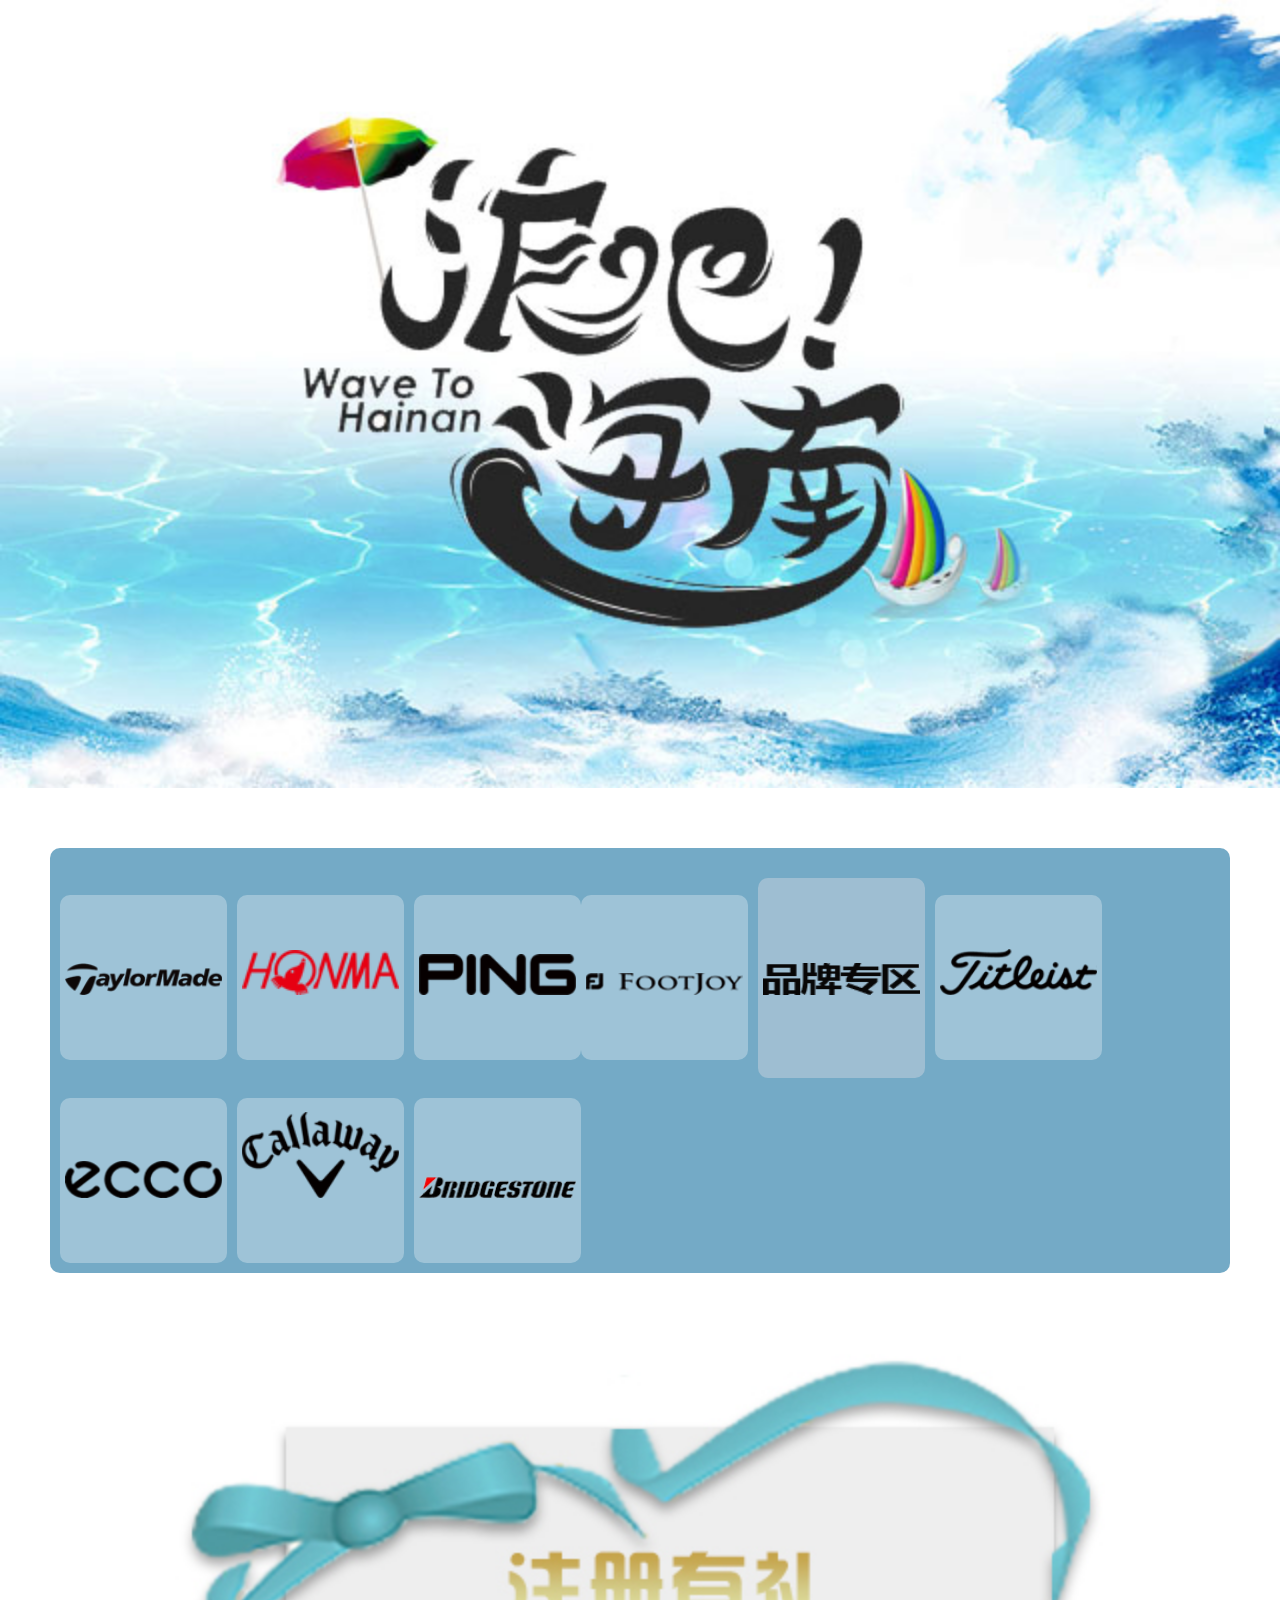
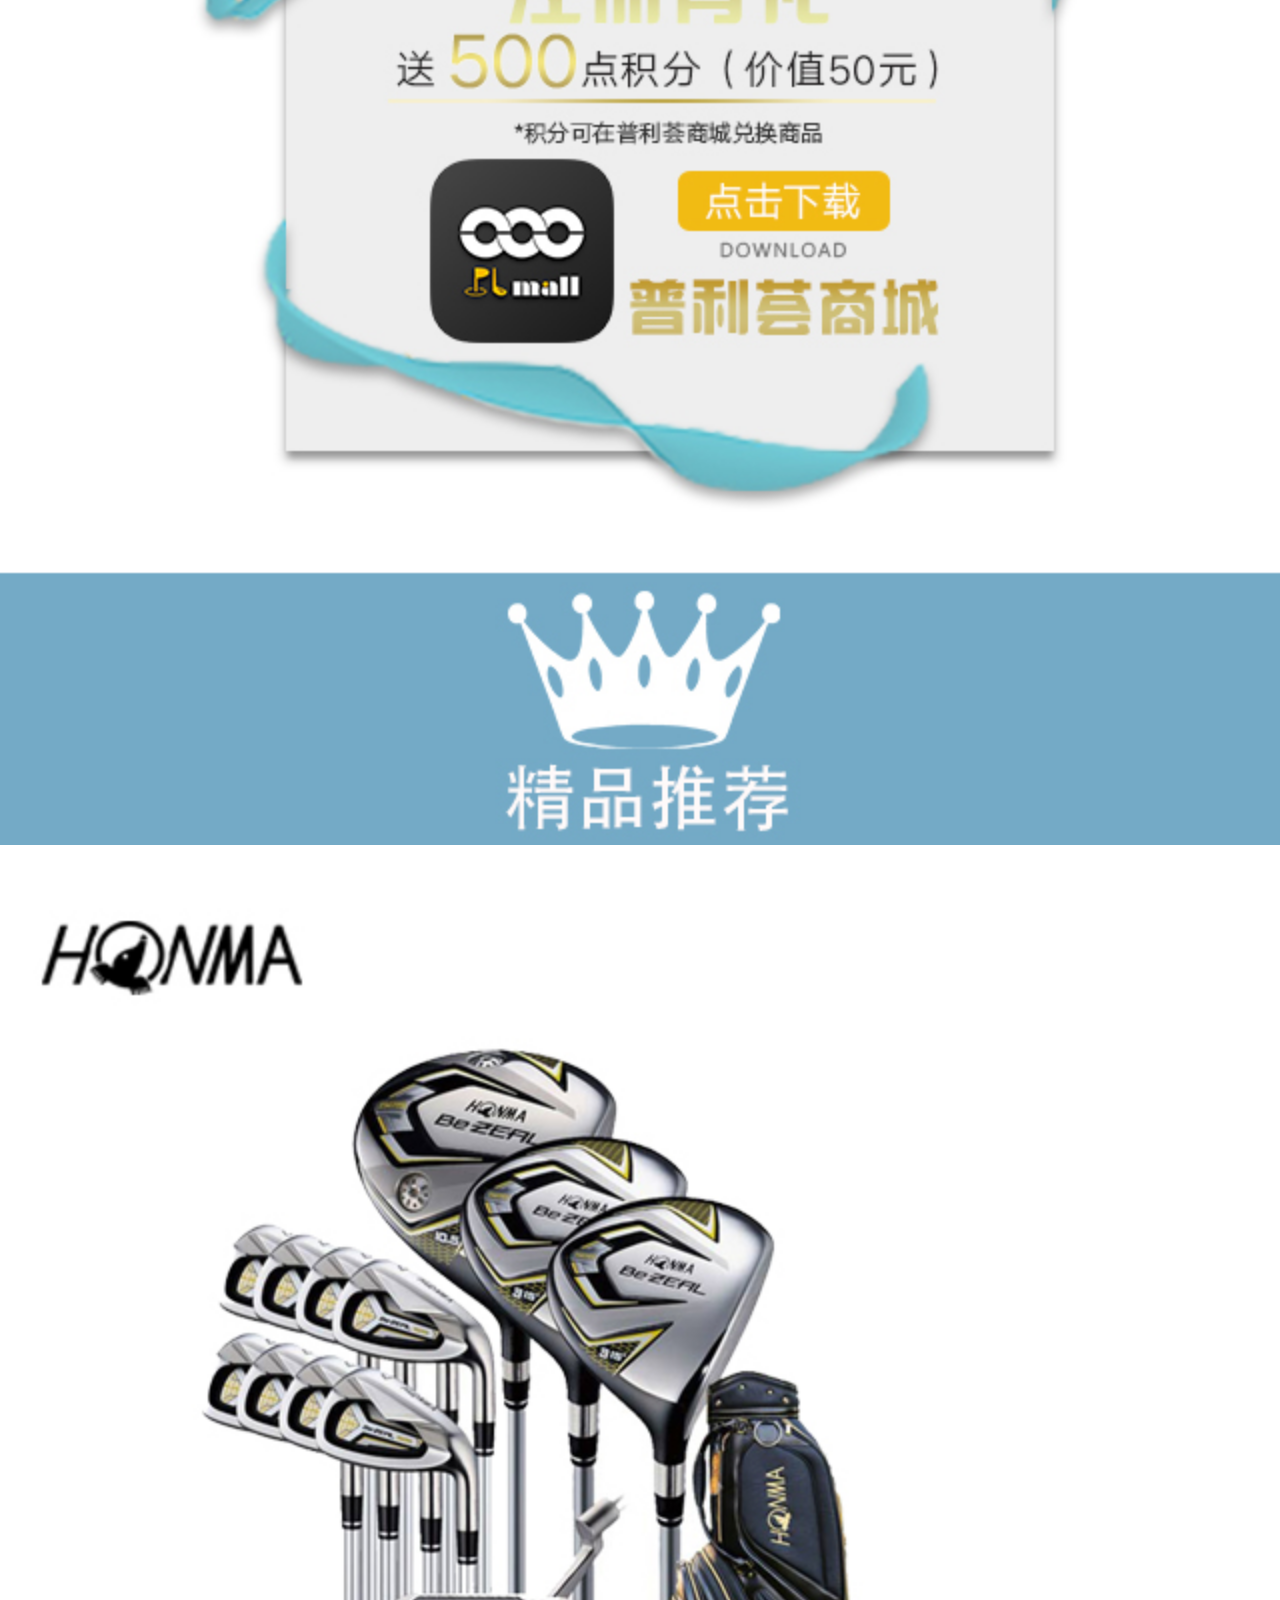
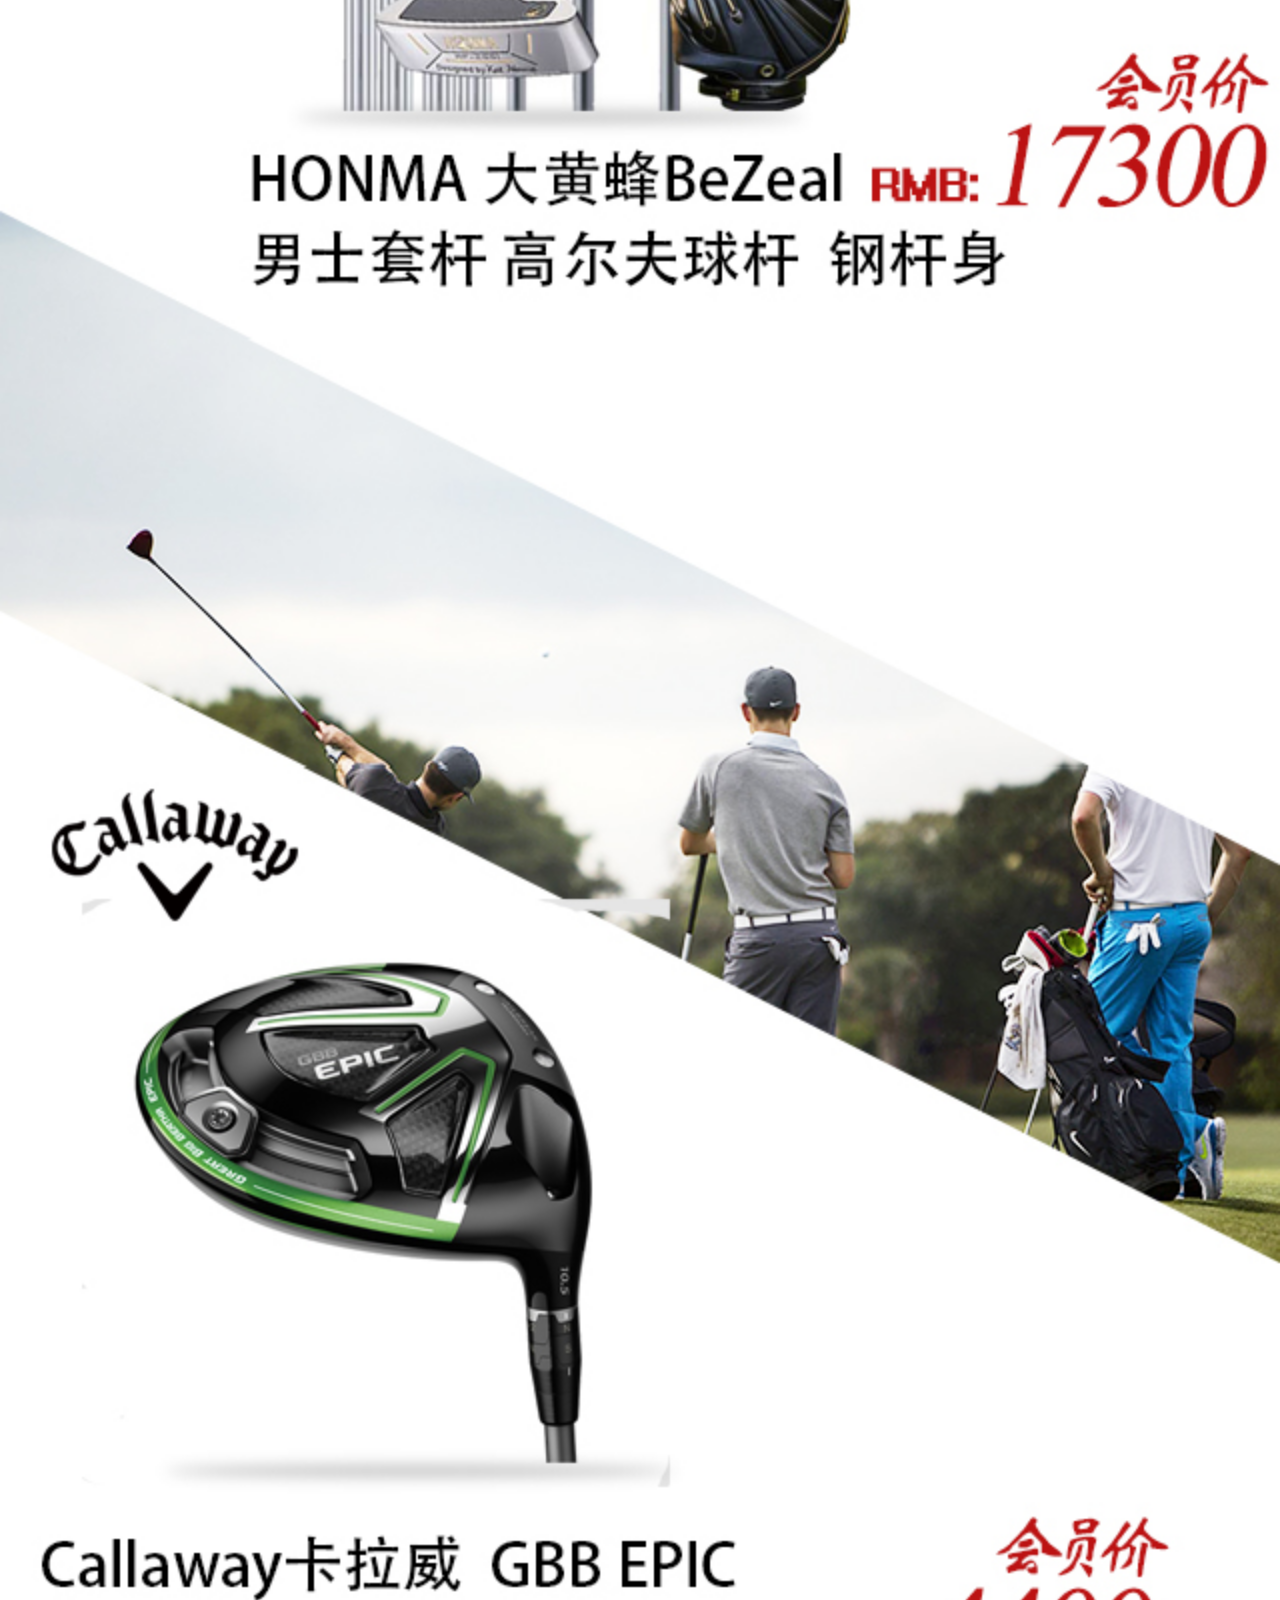
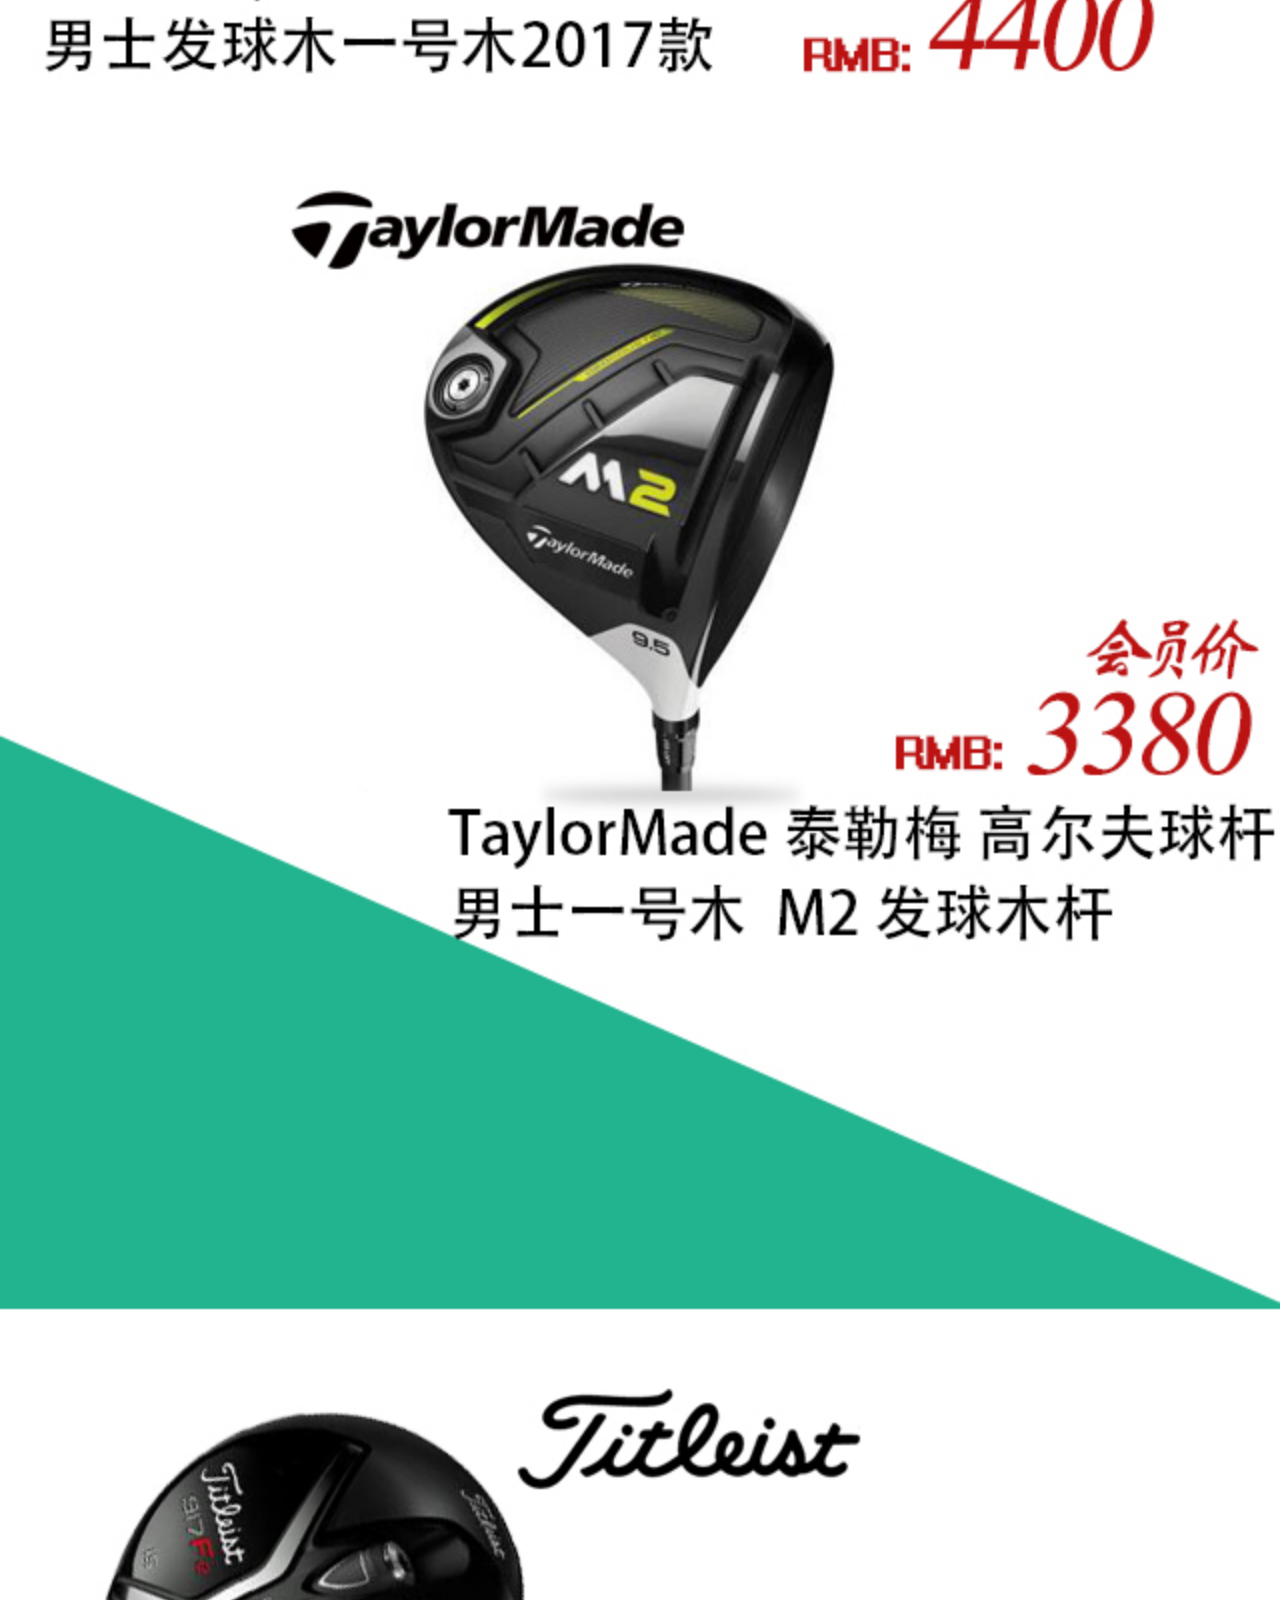
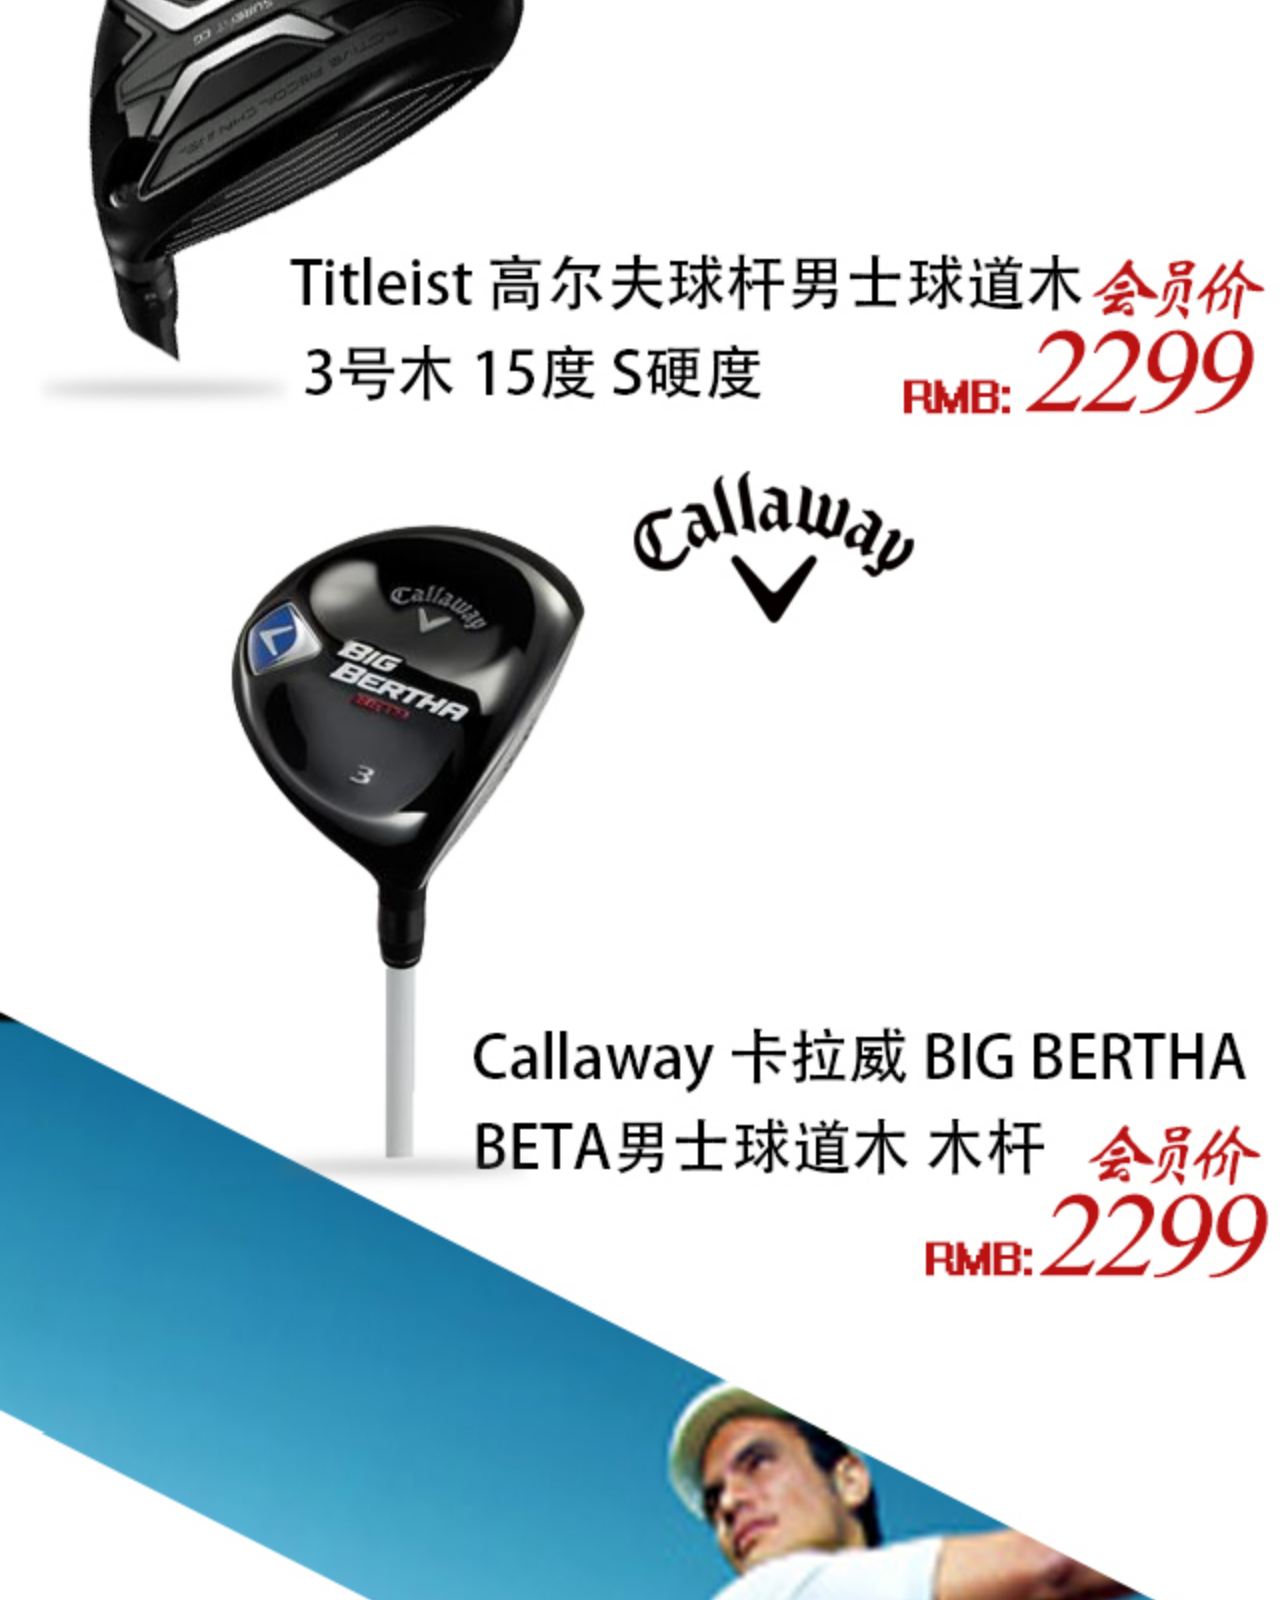
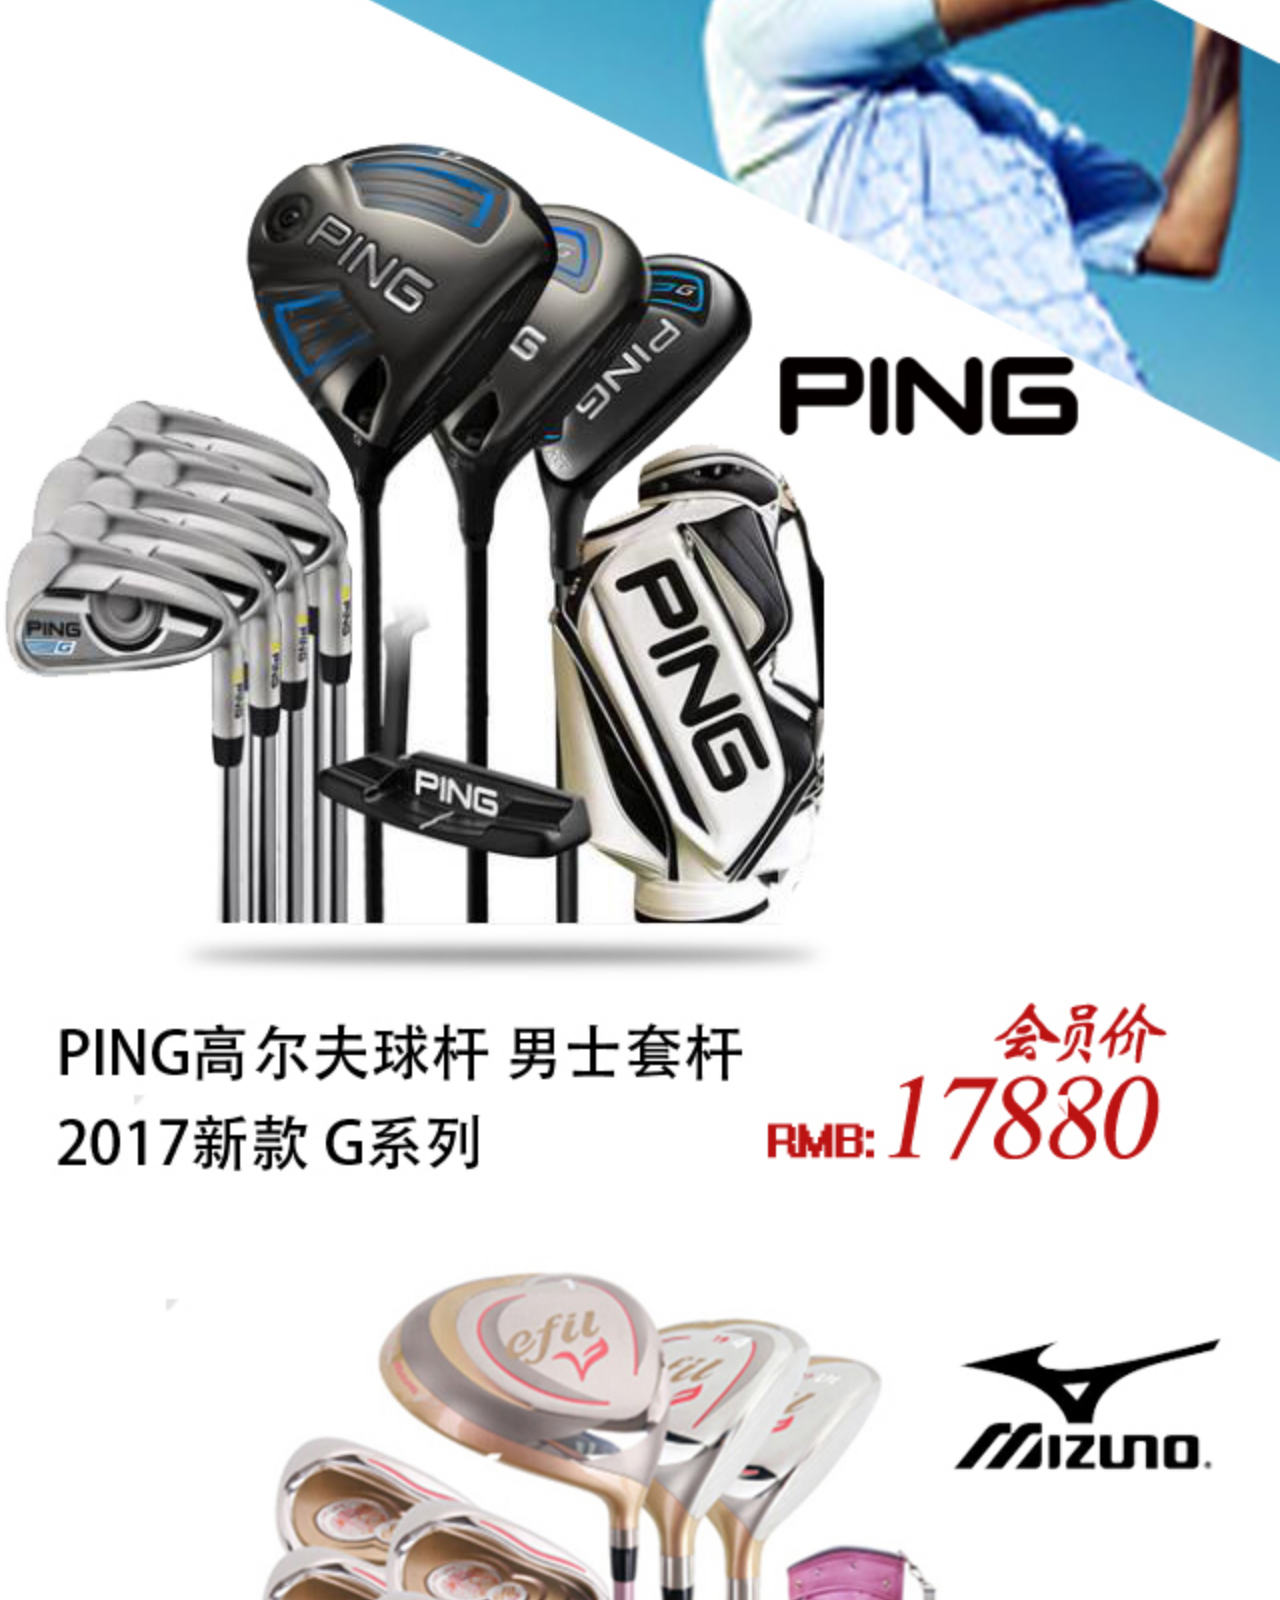
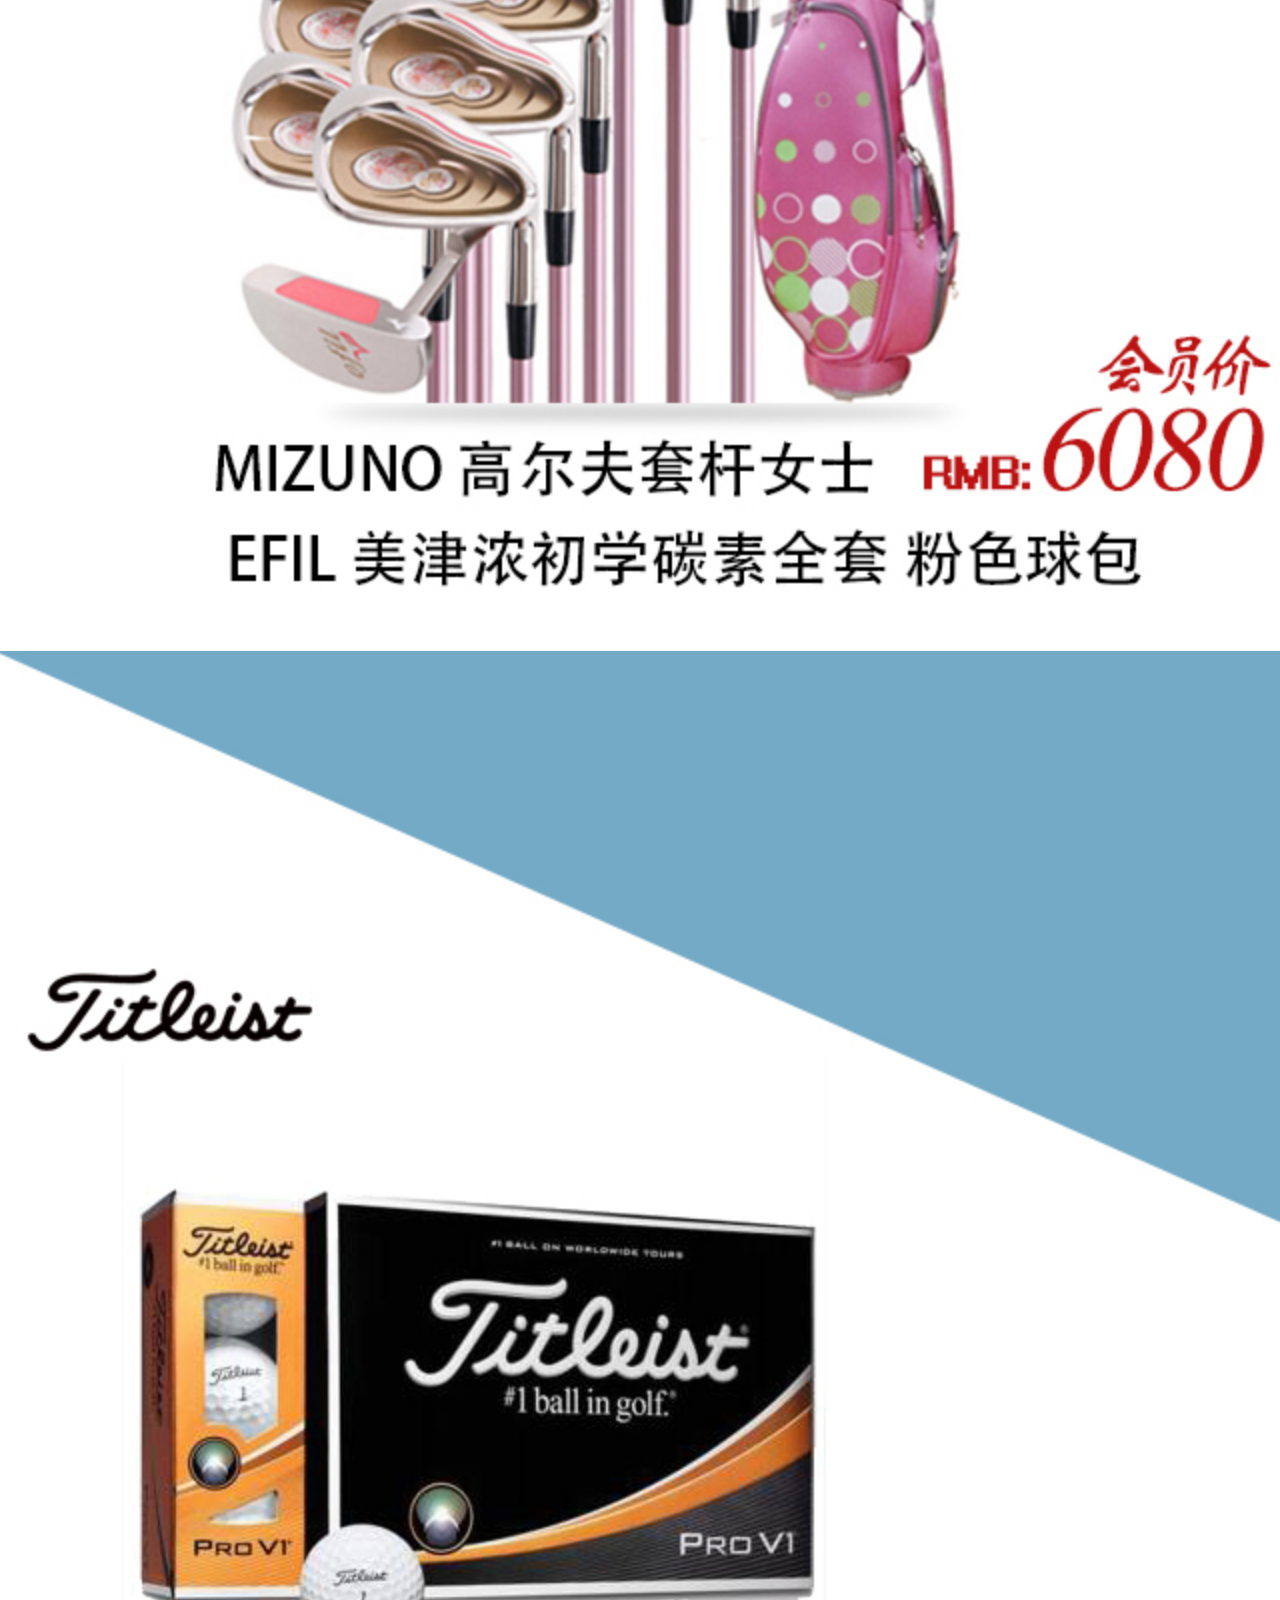
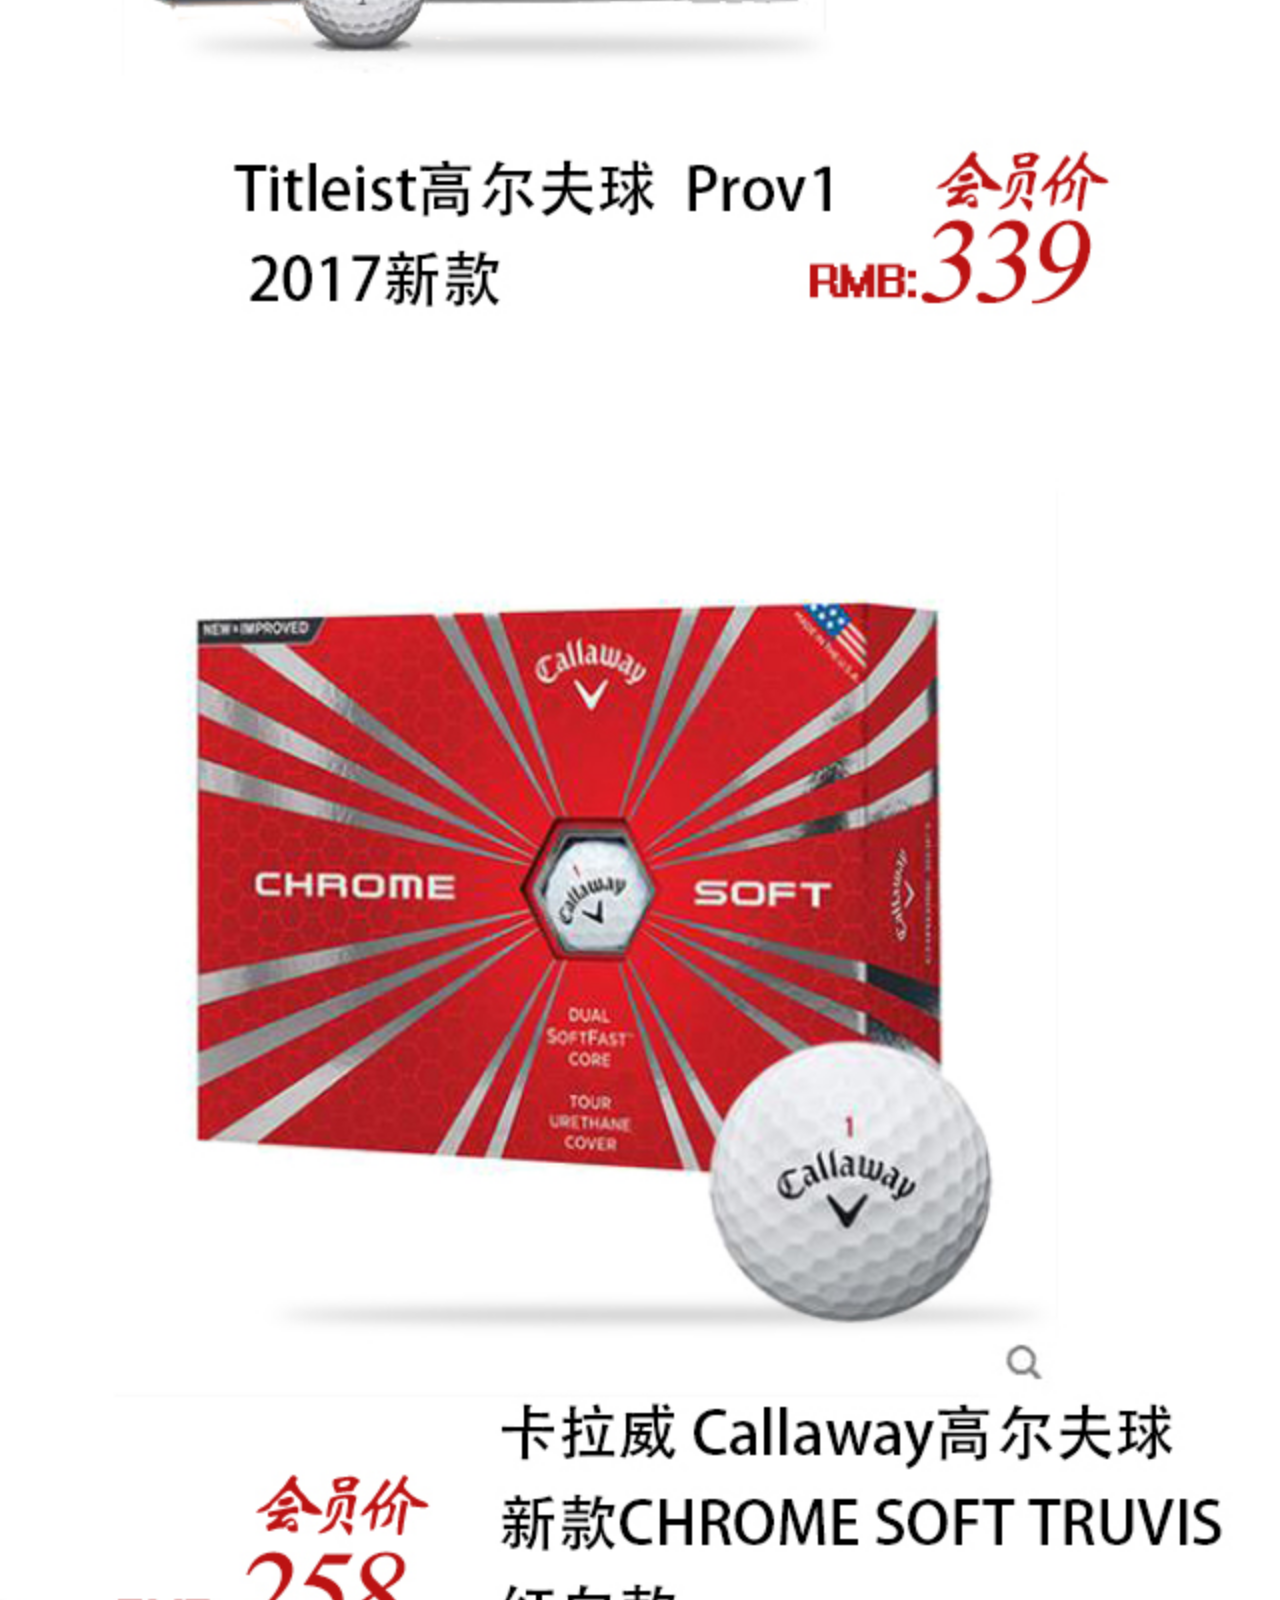
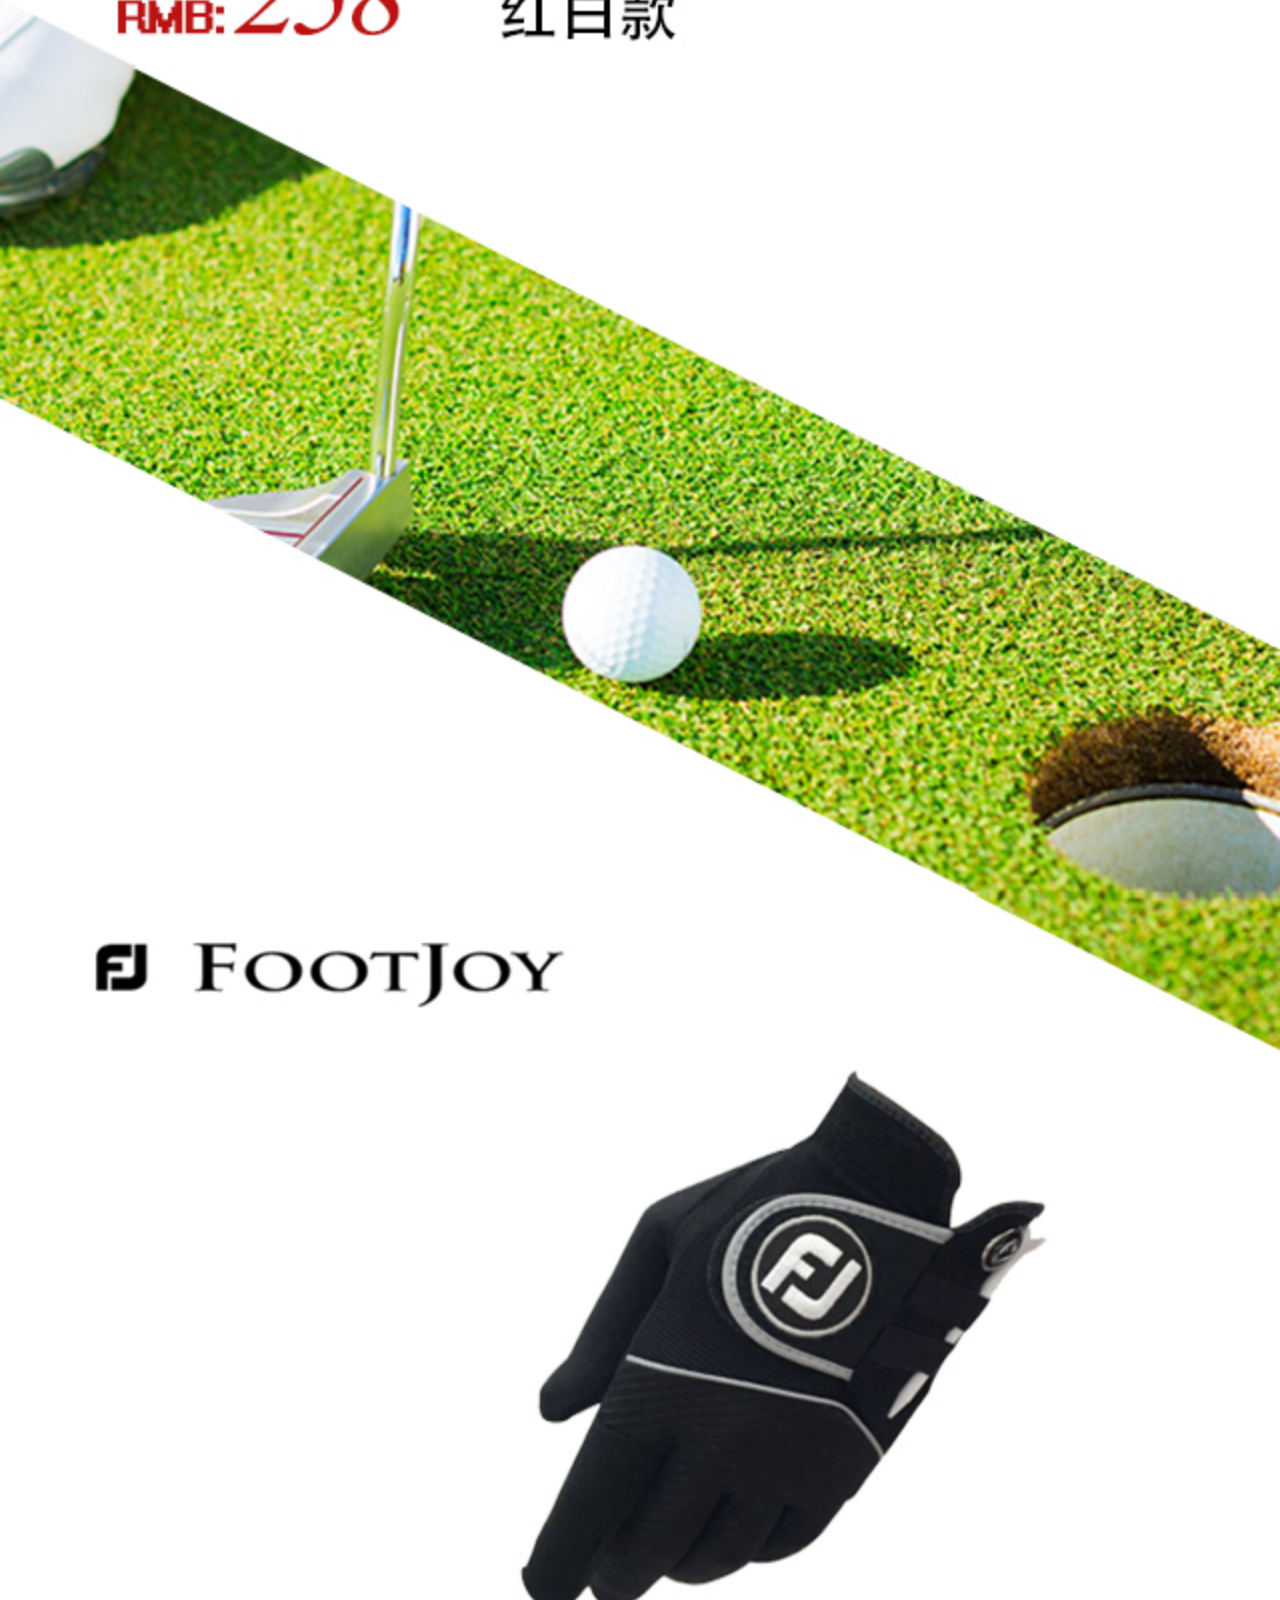
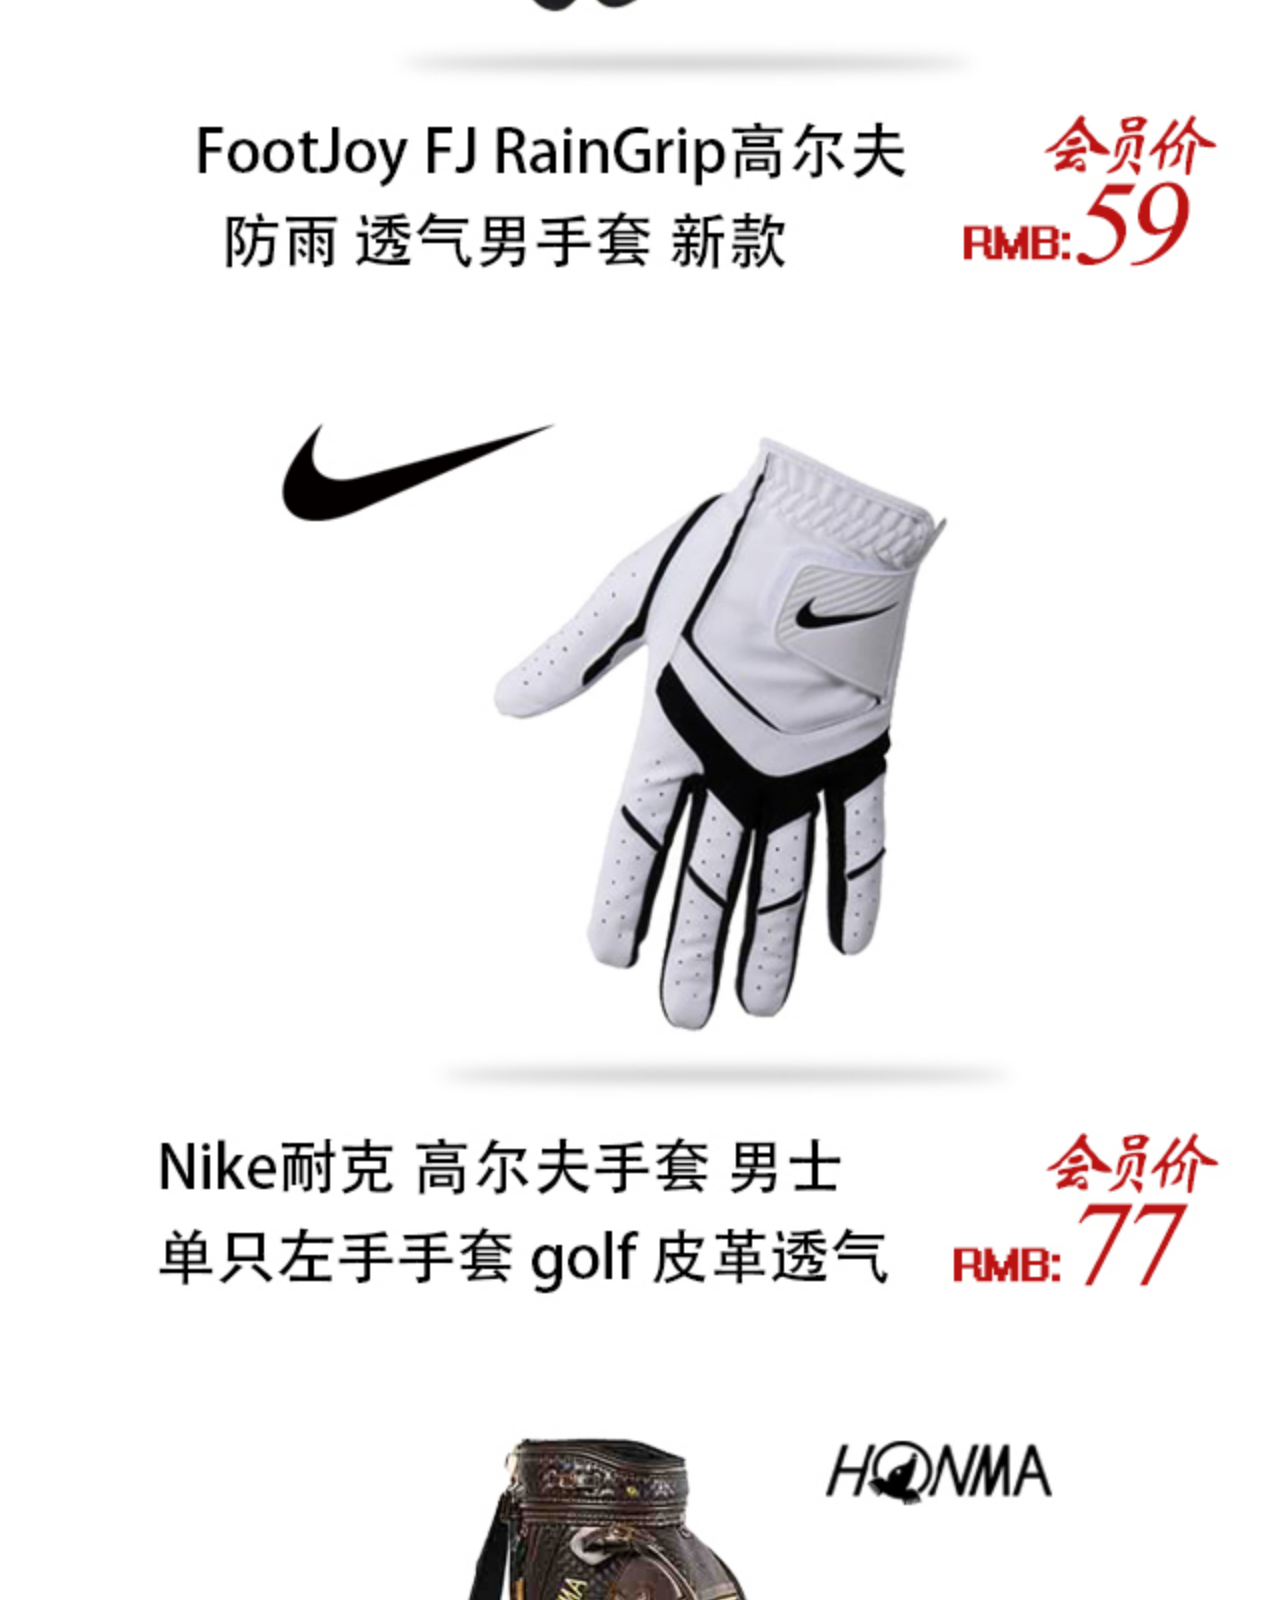
<file: index.html>
<!DOCTYPE html>
<html lang="en">
<head>
    <meta charset="UTF-8">
    <meta name="viewport"
          content="width=device-width, user-scalable=no, initial-scale=1.0, maximum-scale=1.0, minimum-scale=1.0">
    <meta http-equiv="X-UA-Compatible" content="IE=edge">
    <script src="js/config.js"></script>
    <link rel="stylesheet" href="css/hainan.css">
    <title>海南好货节</title>
</head>
<body>
    <div class="head">
        <img src="images/hainan_head.jpg" alt="">
    </div>
    <div class="typebox">
        <div class="typeitem">
            <a href="TaylorMade.html">
                <img src="images/out_11.11taylormadetype1.png" alt="">
            </a>
        </div>
        <div class="typeitem">
            <a href="Honma.html">
                <img src="images/out_11.11honmatype2.png" alt="">
            </a>
        </div>
        <div class="typeitem">
            <a href="PING.html">
                   <img src="images/out_11.11pingtype3.png" alt="">
            </a>
        </div>
        <div class="typeitem">
            <a href="Footjoy.html">
                <img src="images/out_11.11footjoytype4.png" alt="">
            </a>
        </div>
        <div class="typeitem">
             <a href="javascript:;">
                <img src="images/out_11.11type5.png" alt="">
            </a>
        </div>
        <div class="typeitem">
            <a href="Titleist.html">
                <img src="images/out_11.11tadelisttype6.png" alt="">
            </a>
        </div>
        <div class="typeitem">
            <a href="./ECCO.html">
                   <img src="images/out_11.11eccotype7.png" alt="">
            </a>
        </div>
        <div class="typeitem">
              <a href="Callaway.html">
                    <img src="images/out_11.11callawaytype8.png" alt="">
              </a>
        </div>
        <div class="typeitem">
            <a href="Bridgestone.html">
                <img src="images/out_11.11stonetype9.png" alt="">
            </a>
        </div>

    </div>
    <div class="content">
        <img src="images/hainan_download.jpg" alt="">
        <img src="images/hainan_icon1.jpg" alt="">
        <img src="images/hainan_goods1.jpg"  onclick="test(453)" alt="">
        <img src="images/hainan_icon2.jpg" alt="">
        <img src="images/hainan_goods2.jpg"  onclick="test(519)" alt="">
        <img src="images/hainan_goods3.jpg"  onclick="test(434)" alt="">
        <img src="images/hainan_goods4.jpg"  onclick="test(137)" alt="">
        <img src="images/hainan_goods5.jpg"  onclick="test(523)" alt="">
        <img src="images/hainan_goods6.jpg"  onclick="test(91)" alt="">
        <img src="images/hainan_goods7.jpg"  onclick="test(497)" alt="">
        <img src="images/hainan_goods8.jpg"  onclick="test(129)" alt="">
        <img src="images/hainan_goods9.jpg"  onclick="test(533)" alt="">
        <img src="images/hainan_icon3.jpg" alt="">
        <img src="images/hainan_goods10.jpg"  onclick="test(379)" alt="">
        <img src="images/hainan_goods11.jpg"  onclick="test(447)" alt="">
        <img src="images/hainan_goods12.jpg"  onclick="test(473)" alt="">
        <img src="images/hainan_icon4.jpg" alt="">
        <img src="images/hainan_goods13.jpg"  onclick="test(516)" alt="">
        <img src="images/hainan_goods14.jpg"  onclick="test(463)" alt="">
        <img src="images/hainan_icon5.jpg" alt="">
        <img src="images/hainan_goods15.jpg"  onclick="test(320)" alt="">
        <img src="images/hainan_goods16.jpg"  onclick="test(538)" alt="">
        <img src="images/hainan_goods17.jpg"  onclick="test(333)" alt="">
        <img src="images/hainan_goods18.jpg"  onclick="test(404)" alt="">
        <img src="images/hainan_icon6.jpg" alt="">
        <img src="images/hainan_goods19.jpg"  onclick="test(392)" alt="">
        <img src="images/hainan_goods20.jpg"  onclick="test(315)" alt="">

    </div>
    <div class="foot">
        <img src="images/hainan_foot.jpg" alt="">
    </div>
    <script>
        function test(goodsid)
        {
            try{
                pl.toDetail(goodsid);
                //console.log(goodsid)
            }catch(e){
            }
            passValue(goodsid);

        }
    </script>
</body>
</html>
</file>
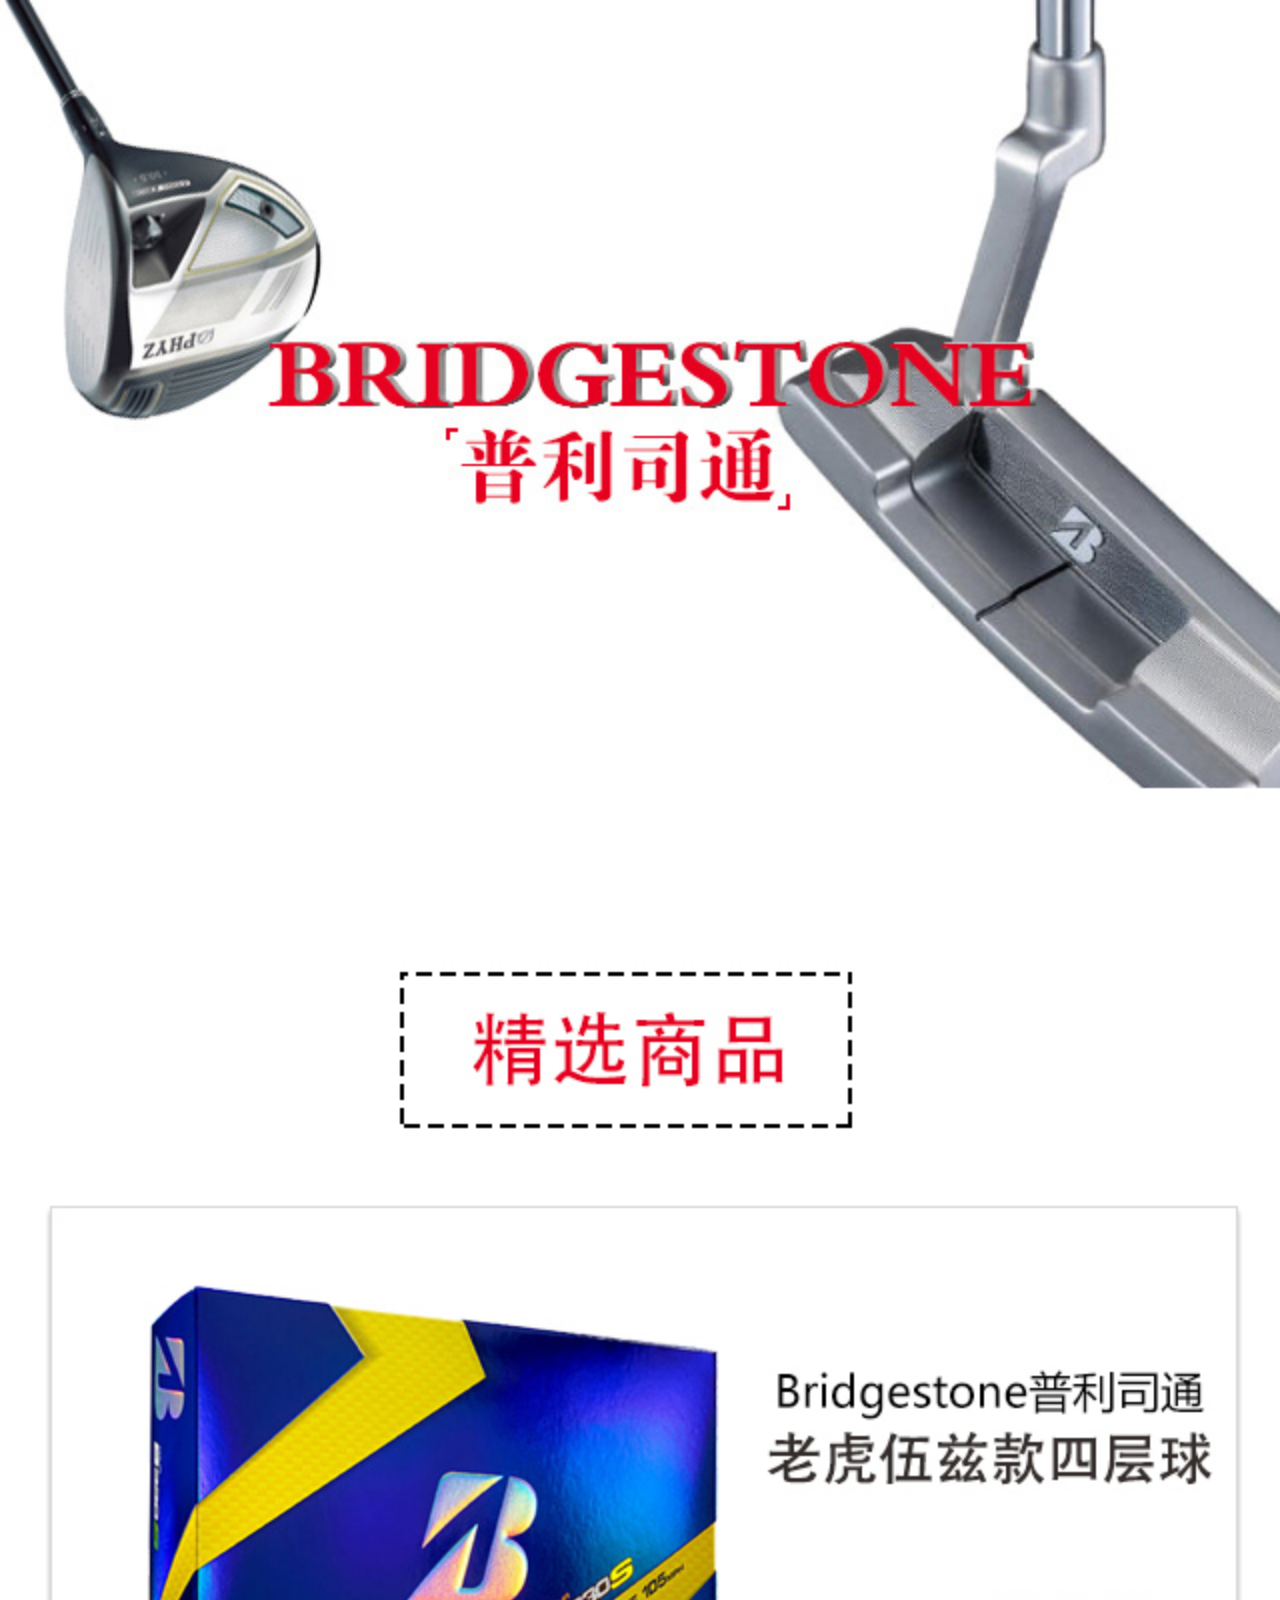
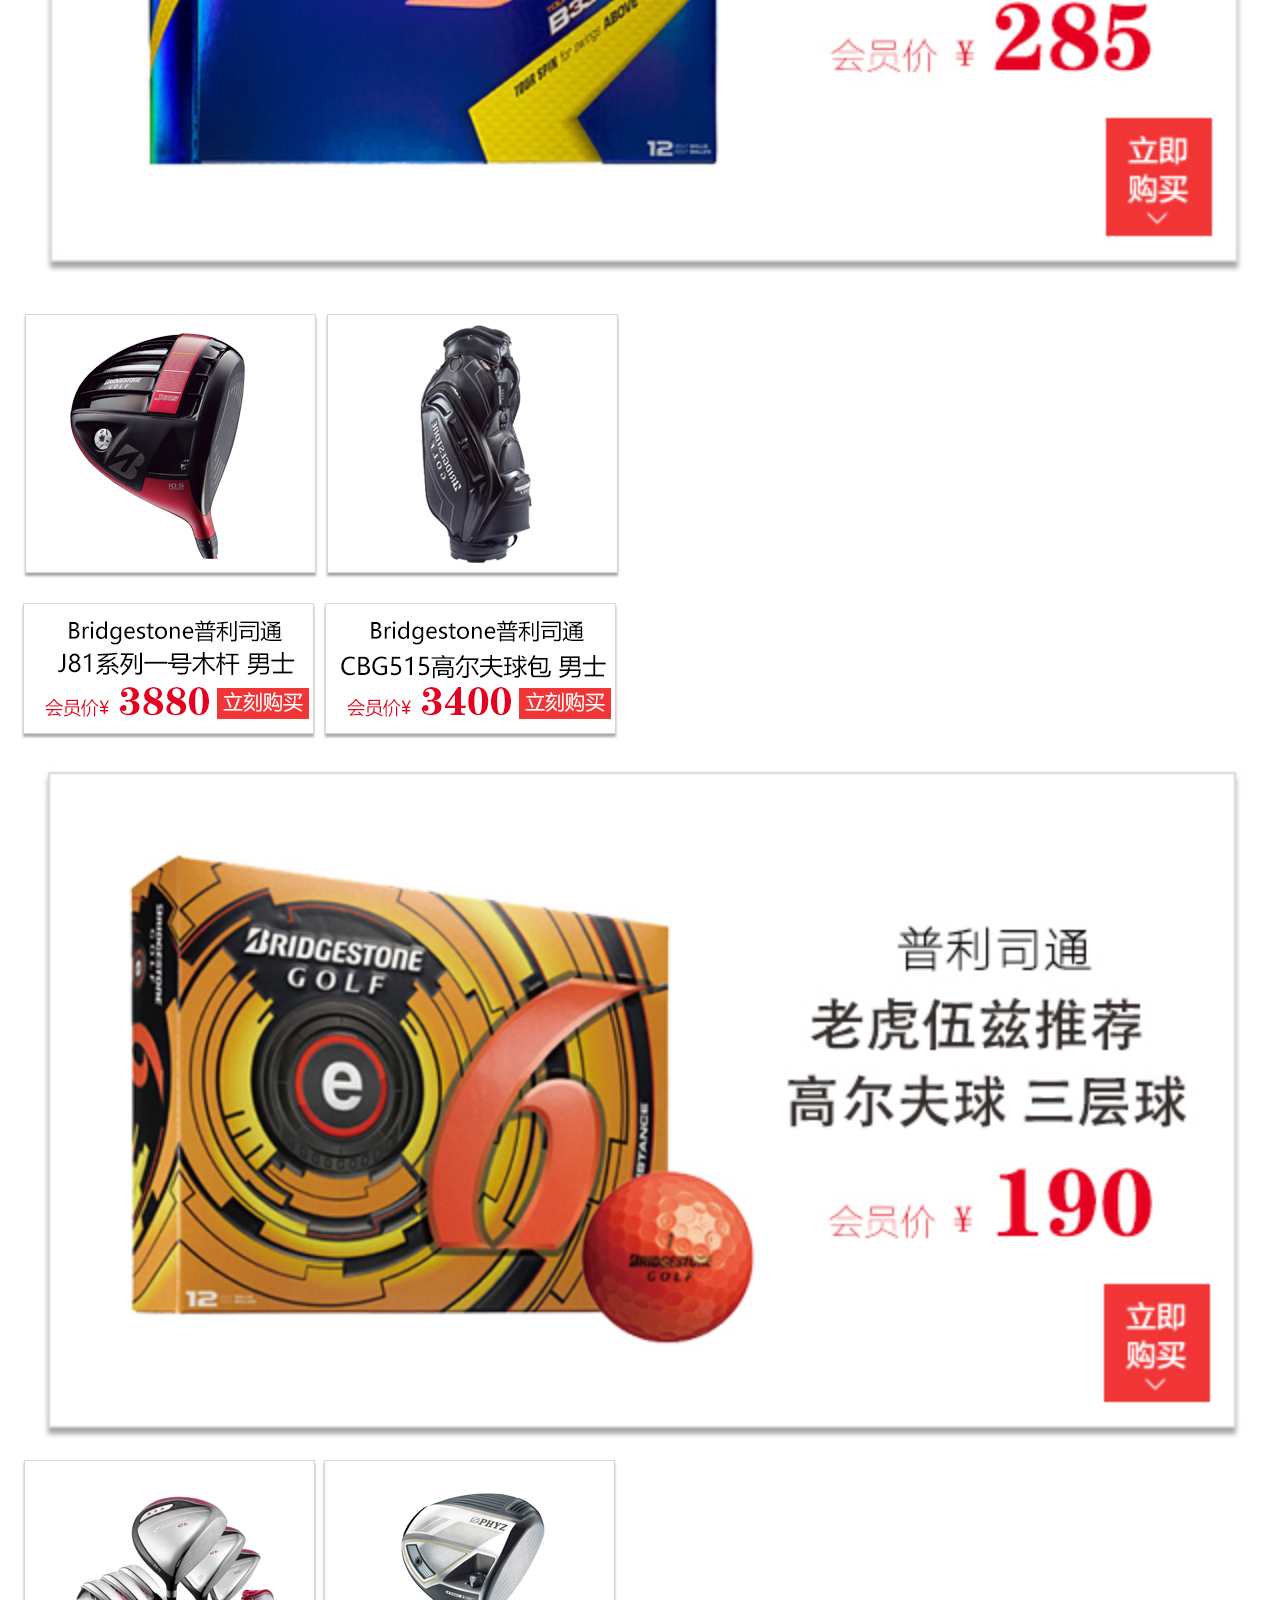
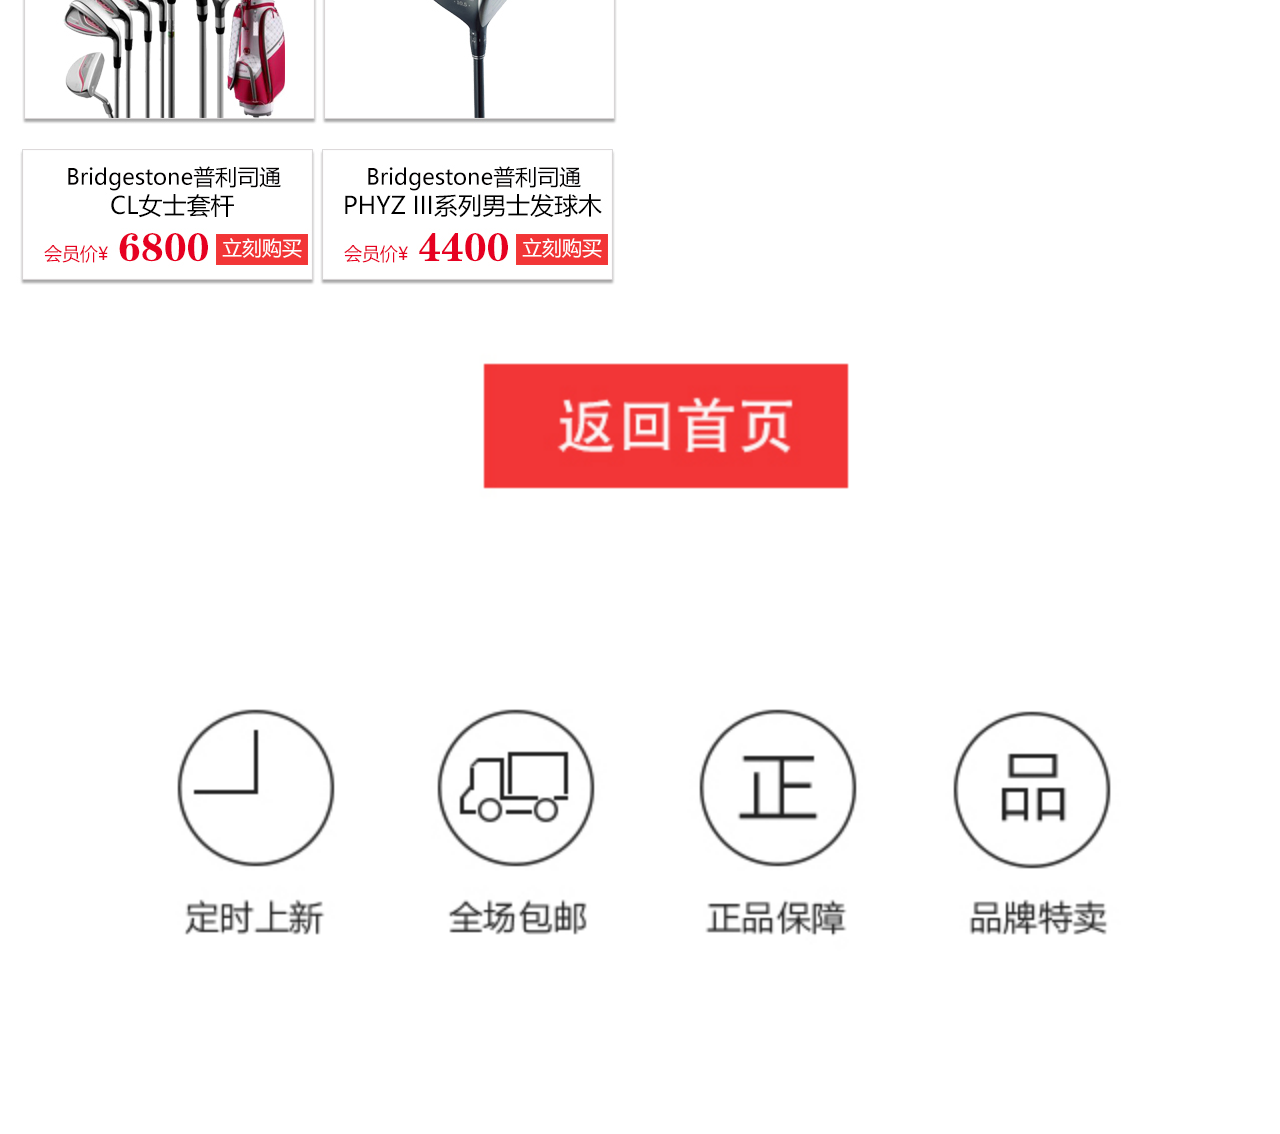
<file: Bridgestone.html>
<!DOCTYPE html>
<html lang="en">
<head>
    <meta charset="UTF-8">
    <meta name="viewport"
          content="width=device-width, user-scalable=no, initial-scale=1.0, maximum-scale=1.0, minimum-scale=1.0">
    <meta http-equiv="X-UA-Compatible" content="IE=edge">
    <script src="js/config.js"></script>
    <link rel="stylesheet" href="css/Bridgestone.css">
    <title>Bridgestone</title>
</head>
<body>
    <div class="head">
        <img src="images/Bridgestone_head.jpg" alt="">
    </div>

    <div class="content">
        <img src="images/Bridgestone_goods1.jpg"  onclick="test(402)" alt="">

    </div>
    <div class="goods-box">
        <img src="images/Bridgestone_goods2.jpg"  onclick="test(510)" alt="">
        <img src="images/Bridgestone_goods3.jpg"  onclick="test(516)" alt="">
    </div>
    <div class="content">
        <img src="images/Bridgestone_goods4.jpg"  onclick="test(503)" alt="">
    </div>
     <div class="goods-box goods-box2">
            <img src="images/Bridgestone_goods5.jpg"  onclick="test(504)" alt="">
            <img src="images/Bridgestone_goods6.jpg"  onclick="test(505)" alt="">
        </div>
    <div class="foot">
        <img src="images/Bridgestone_tohistory.jpg" onclick="window.history.go(-1)" alt="">
        <img src="images/Bridgestone_foot.jpg" alt="">
    </div>
    <script>
        function test(goodsid)
        {
            try{
                pl.toDetail(goodsid);
                console.log(goodsid)
            }catch(e){
            }
            passValue(goodsid);

        }
    </script>
</body>
</html>
</file>
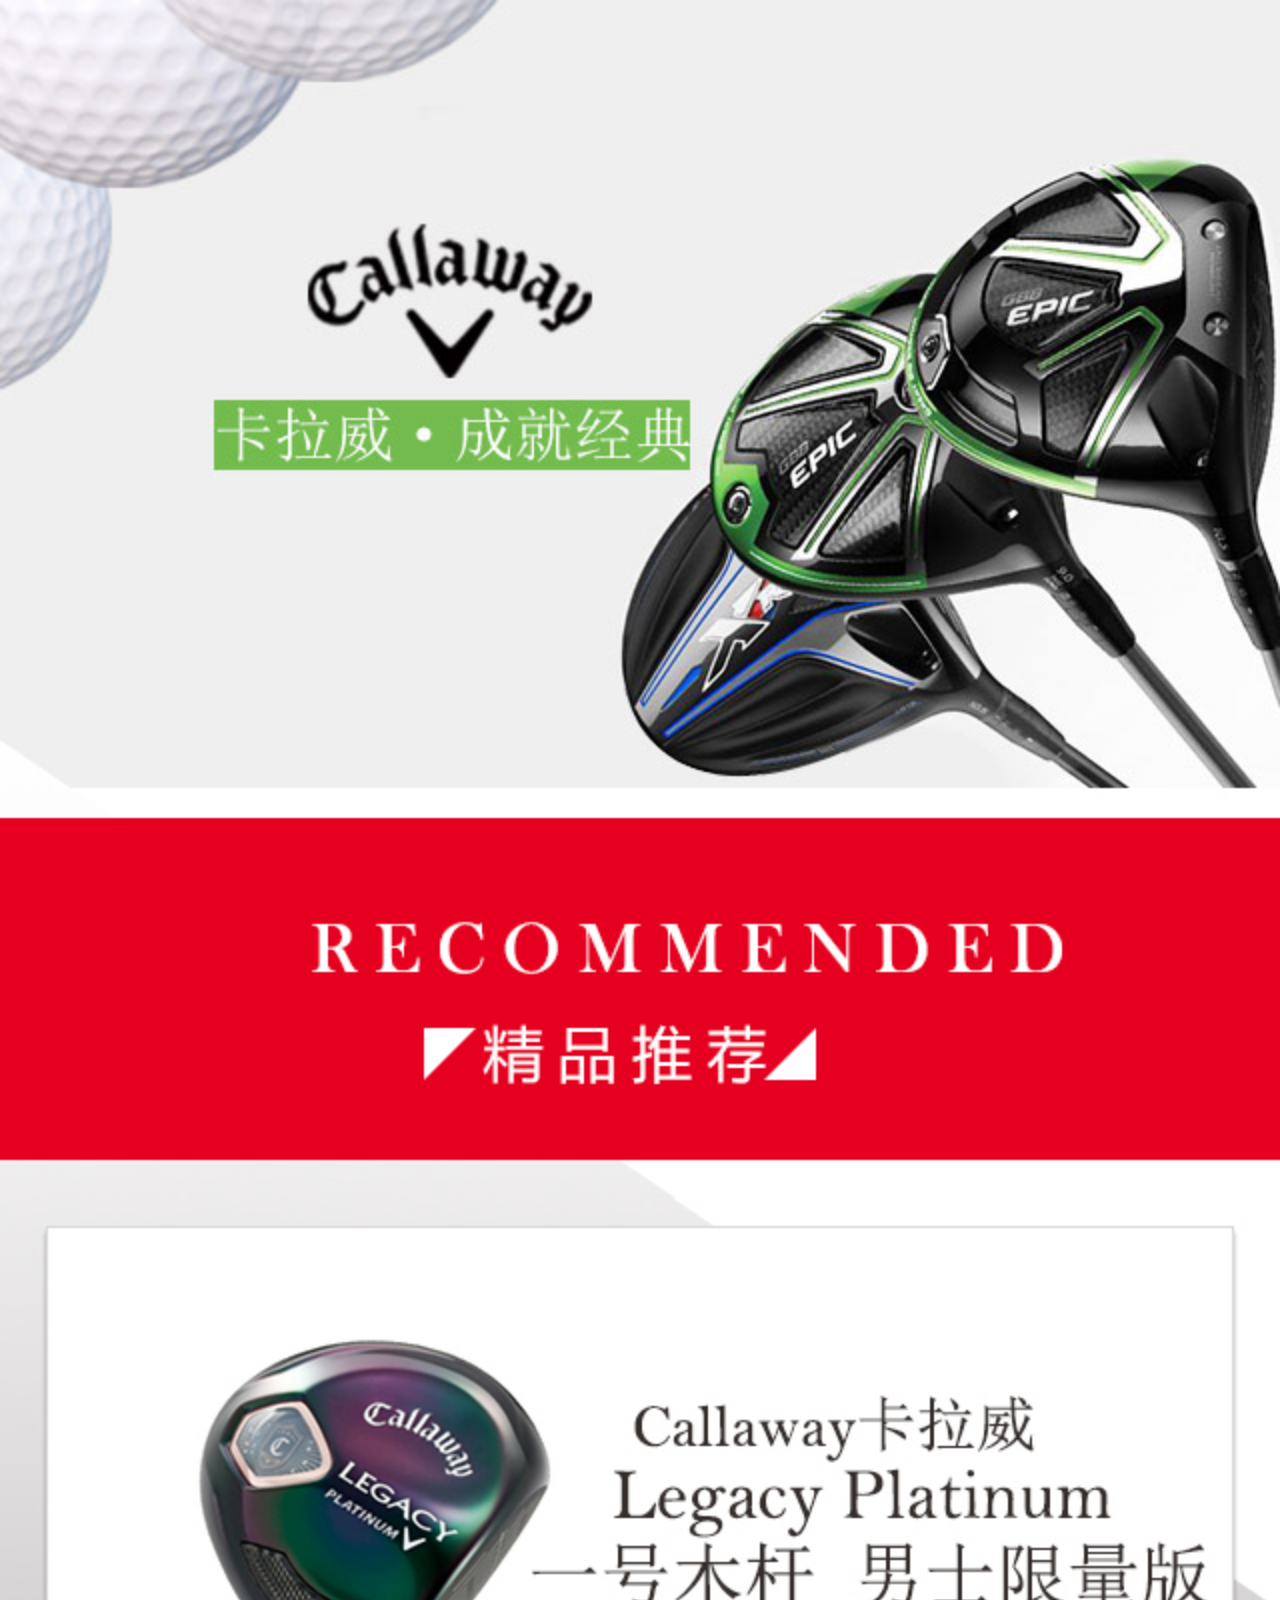
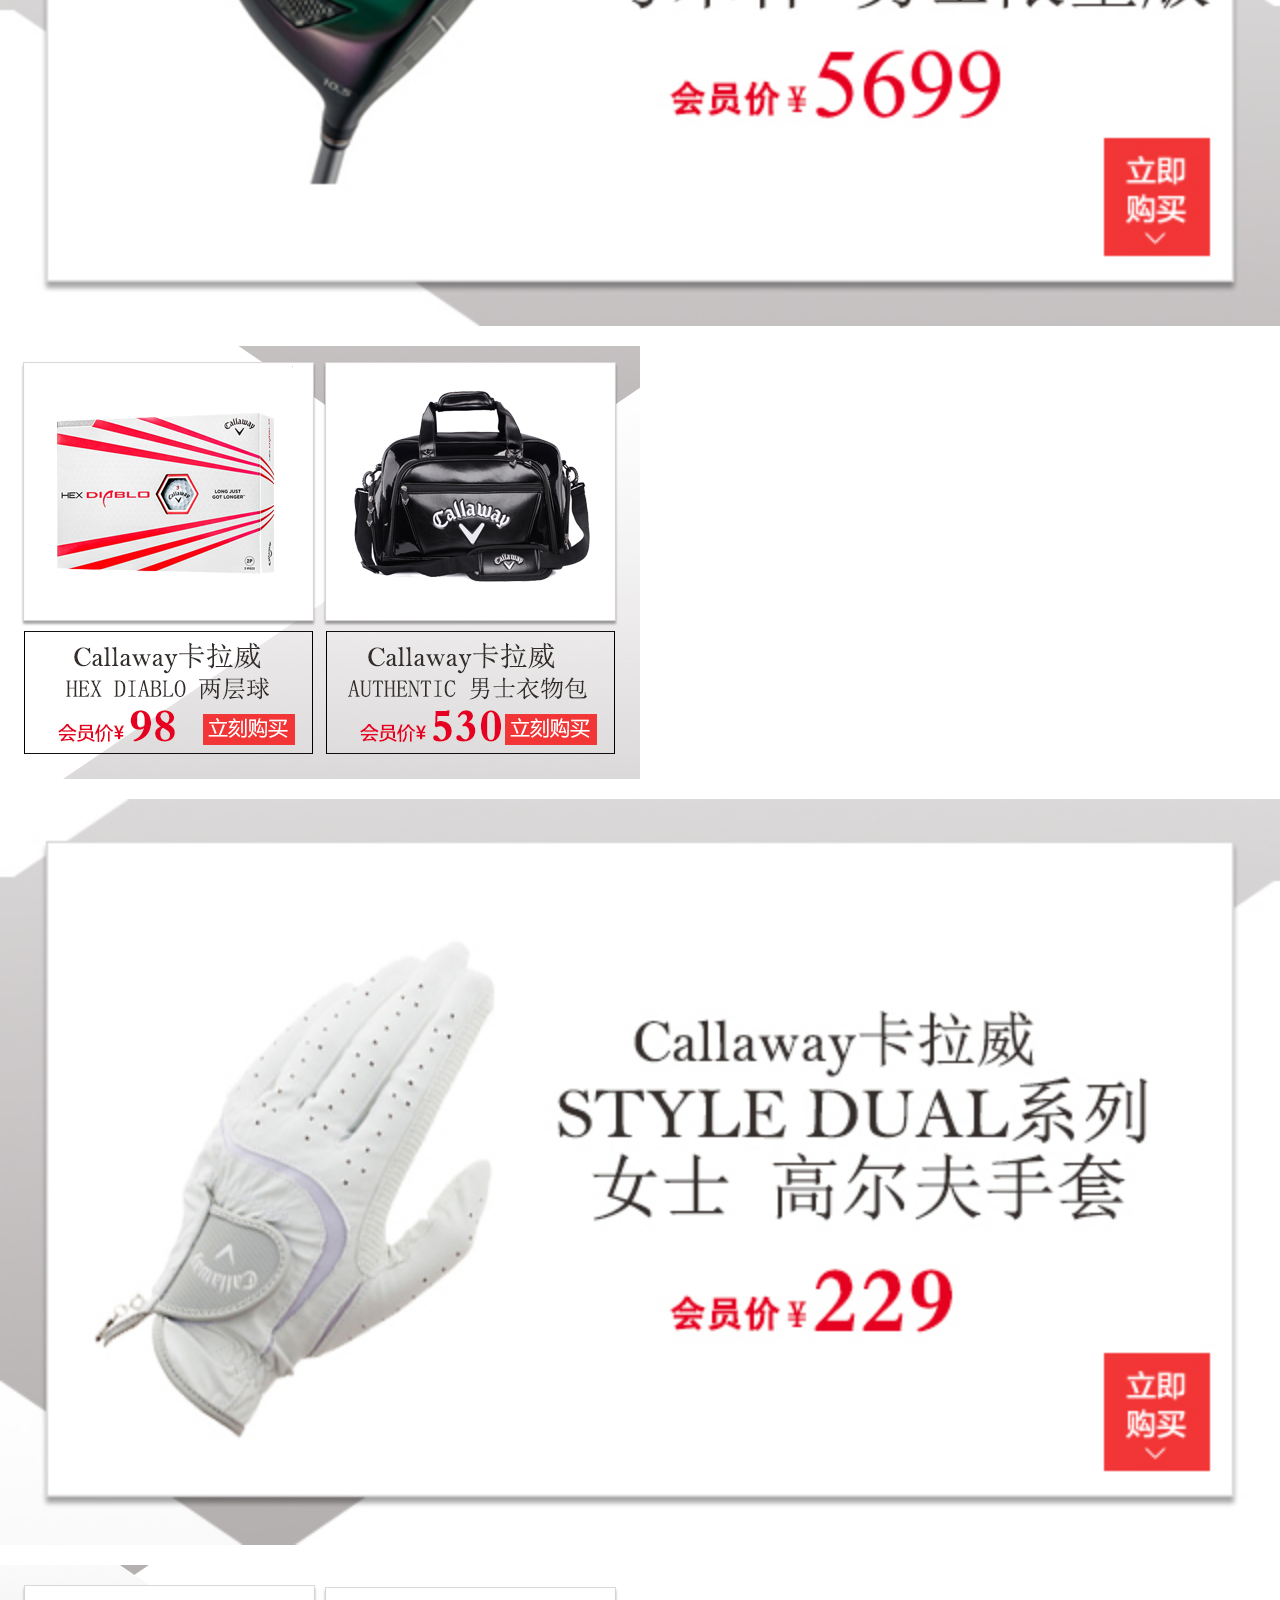
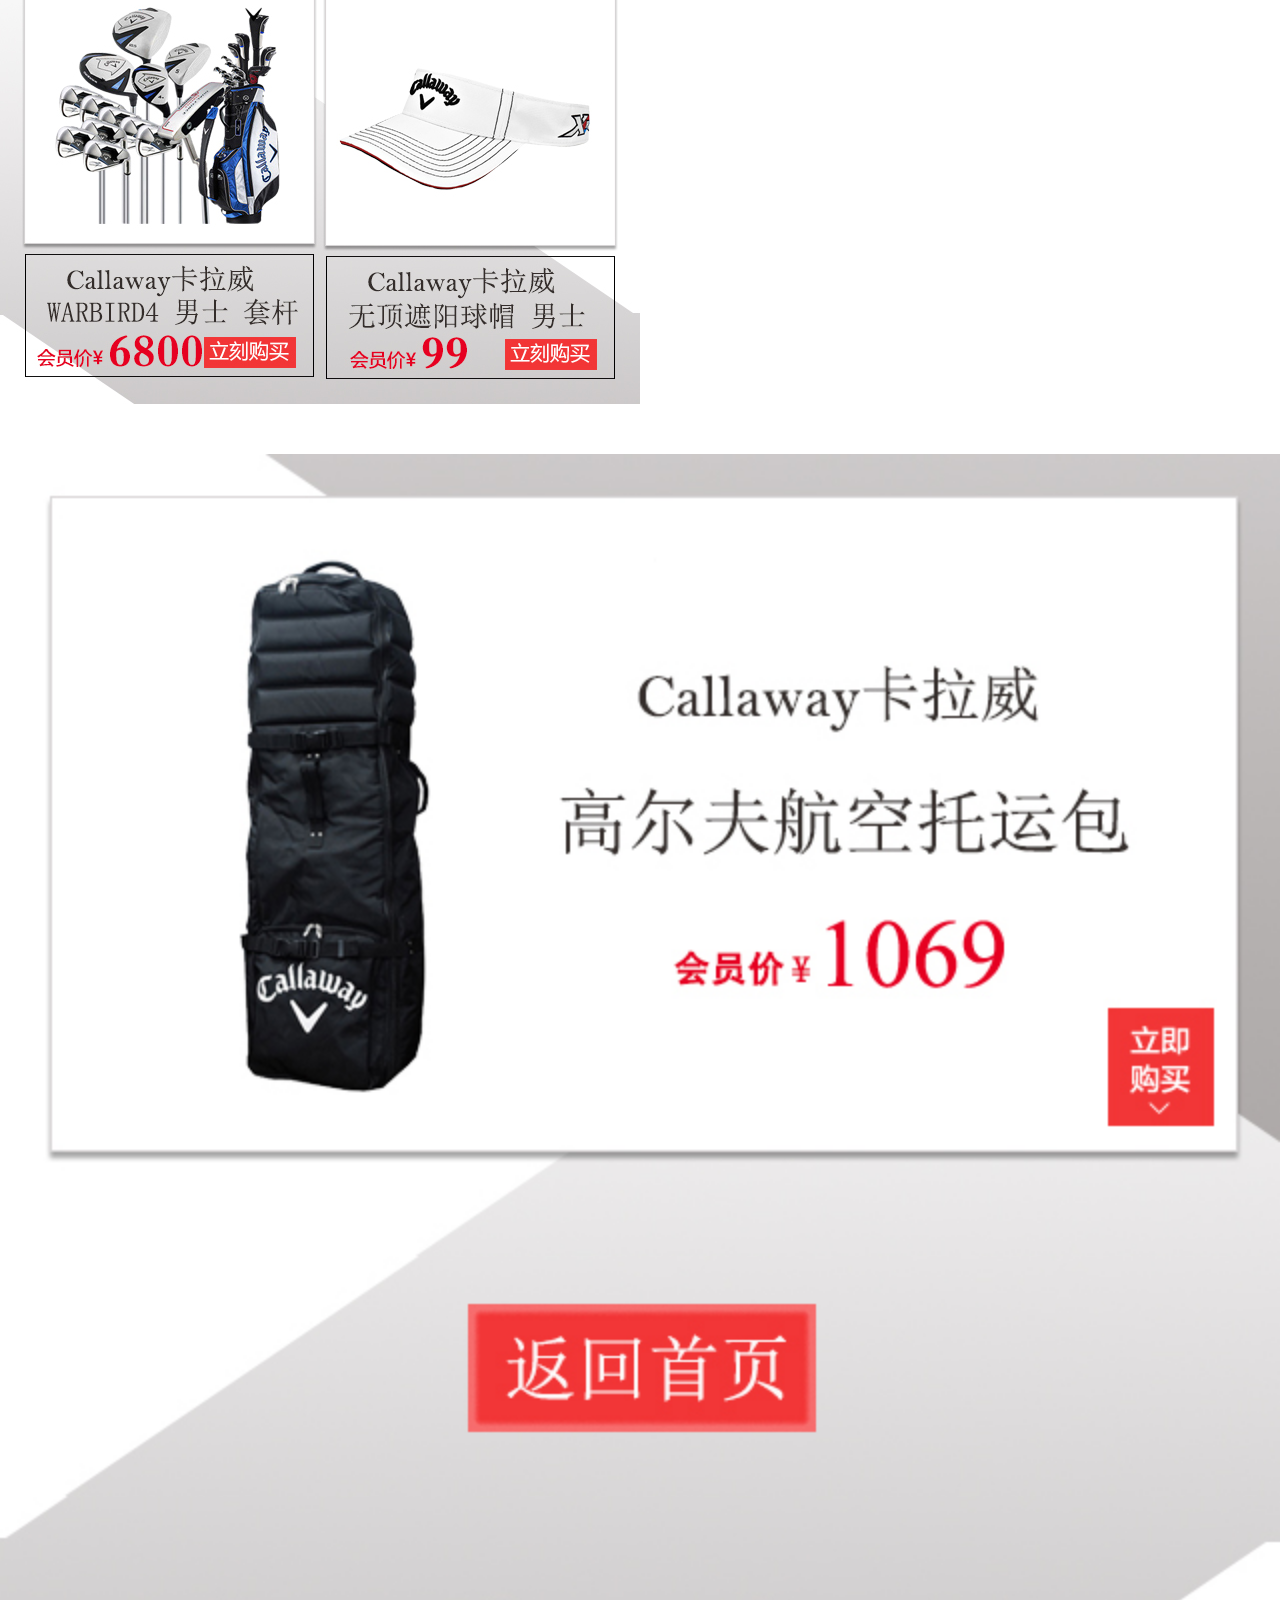
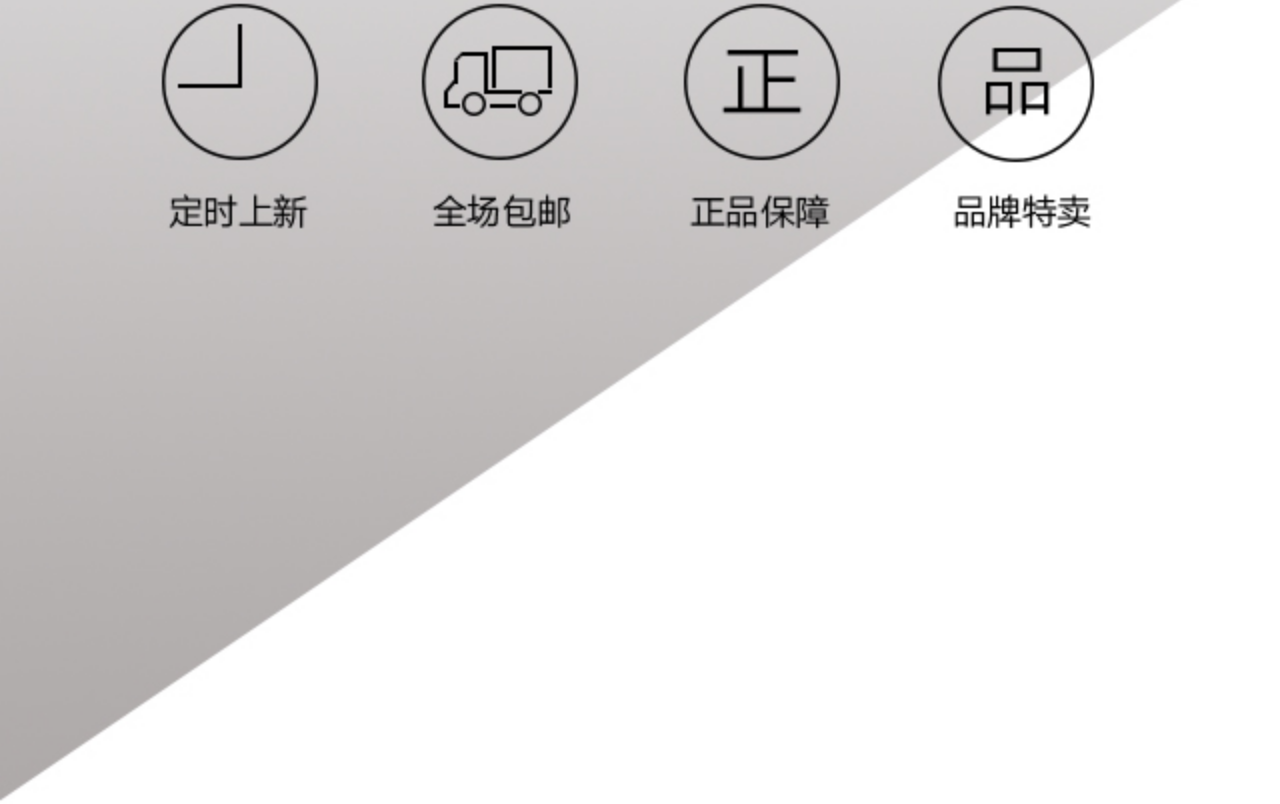
<file: Callaway.html>
<!DOCTYPE html>
<html lang="en">
<head>
    <meta charset="UTF-8">
    <meta name="viewport"
          content="width=device-width, user-scalable=no, initial-scale=1.0, maximum-scale=1.0, minimum-scale=1.0">
    <meta http-equiv="X-UA-Compatible" content="IE=edge">
    <script src="js/config.js"></script>
    <link rel="stylesheet" href="css/Callaway.css">
    <title>Bridgestone</title>
</head>
<body>
    <div class="head">
        <img src="images/Callaway-head.jpg" alt="">
    </div>

    <div class="content">
        <img src="images/Callaway-goods1.jpg"  onclick="test(528)" alt="">

    </div>
    <div class="goods-box">
        <img src="images/Callaway-goods2.jpg"  onclick="test(466)" alt="">
        <img src="images/Callaway-goods3.jpg"  onclick="test(540)" alt="">
    </div>
    <div class="content">
        <img src="images/Callaway-goods4.jpg"  onclick="test(545)" alt="">
    </div>
     <div class="goods-box goods-box2">
            <img src="images/Callaway-goods5.jpg"  onclick="test(526)" alt="">
            <img src="images/Callaway-goods6.jpg"  onclick="test(534)" alt="">
     </div>
     <div class="content">
             <img src="images/Callaway-goods7.jpg"  onclick="test(538)" alt="">
         </div>
    <div class="foot">
        <img src="images/Callaway-tohistory.jpg" onclick="window.history.go(-1)" alt="">
        <img src="images/Callaway-foot.jpg" alt="">
    </div>
    <script>
        function test(goodsid)
        {
            try{
                pl.toDetail(goodsid);
               // console.log(goodsid)
            }catch(e){
            }
            passValue(goodsid);

        }
    </script>
</body>
</html>
</file>
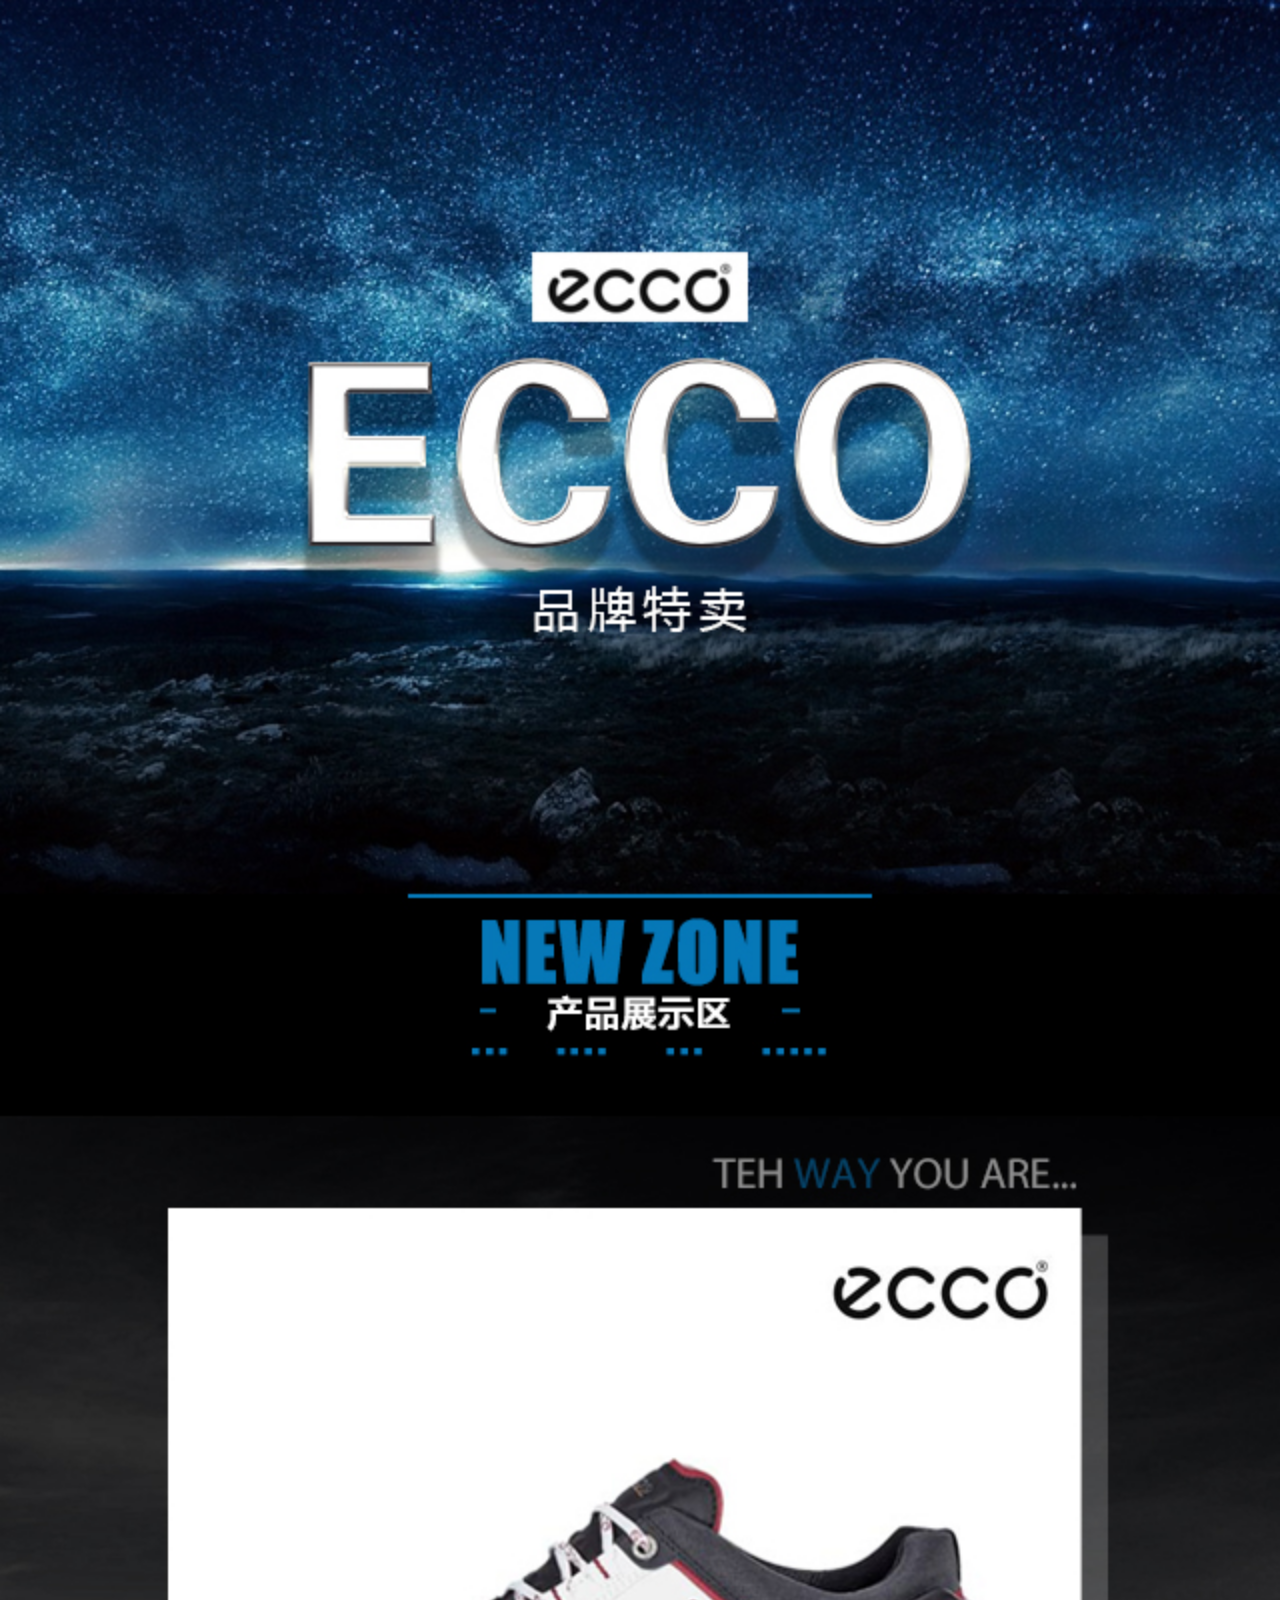
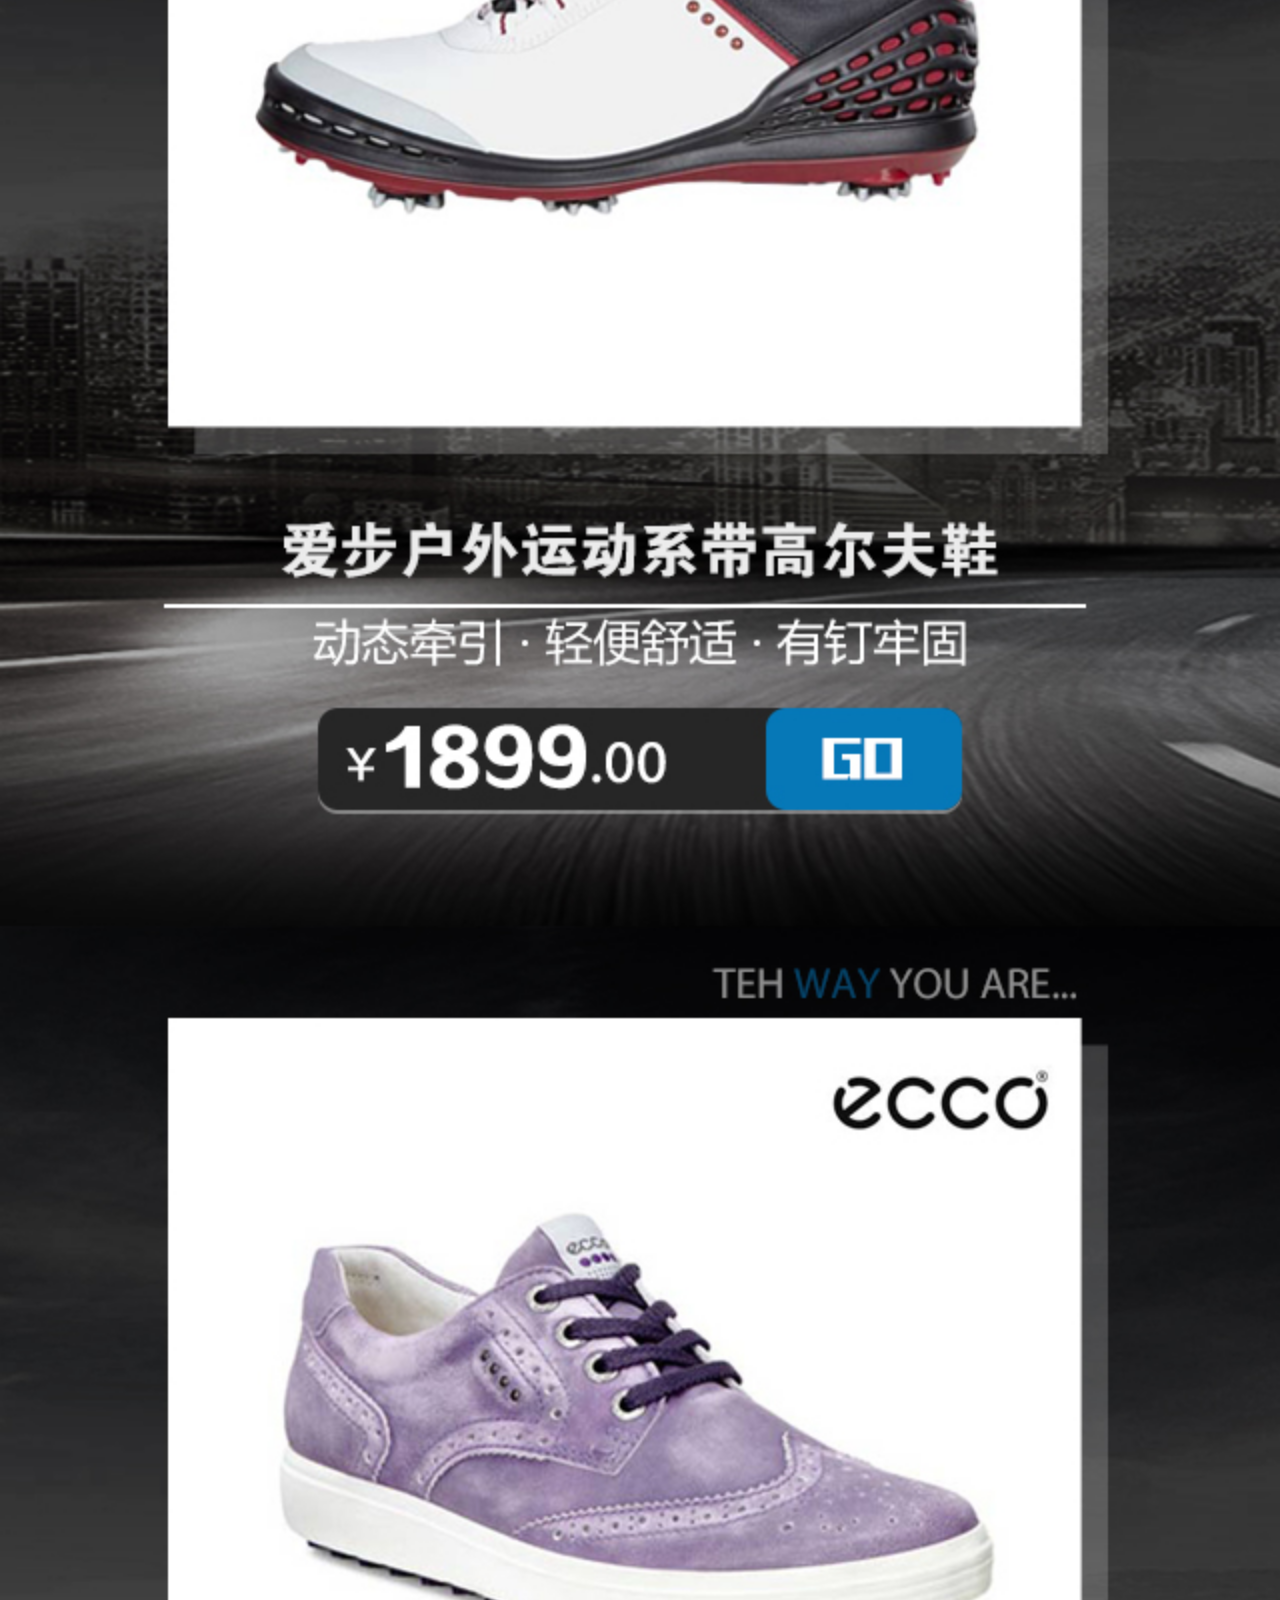
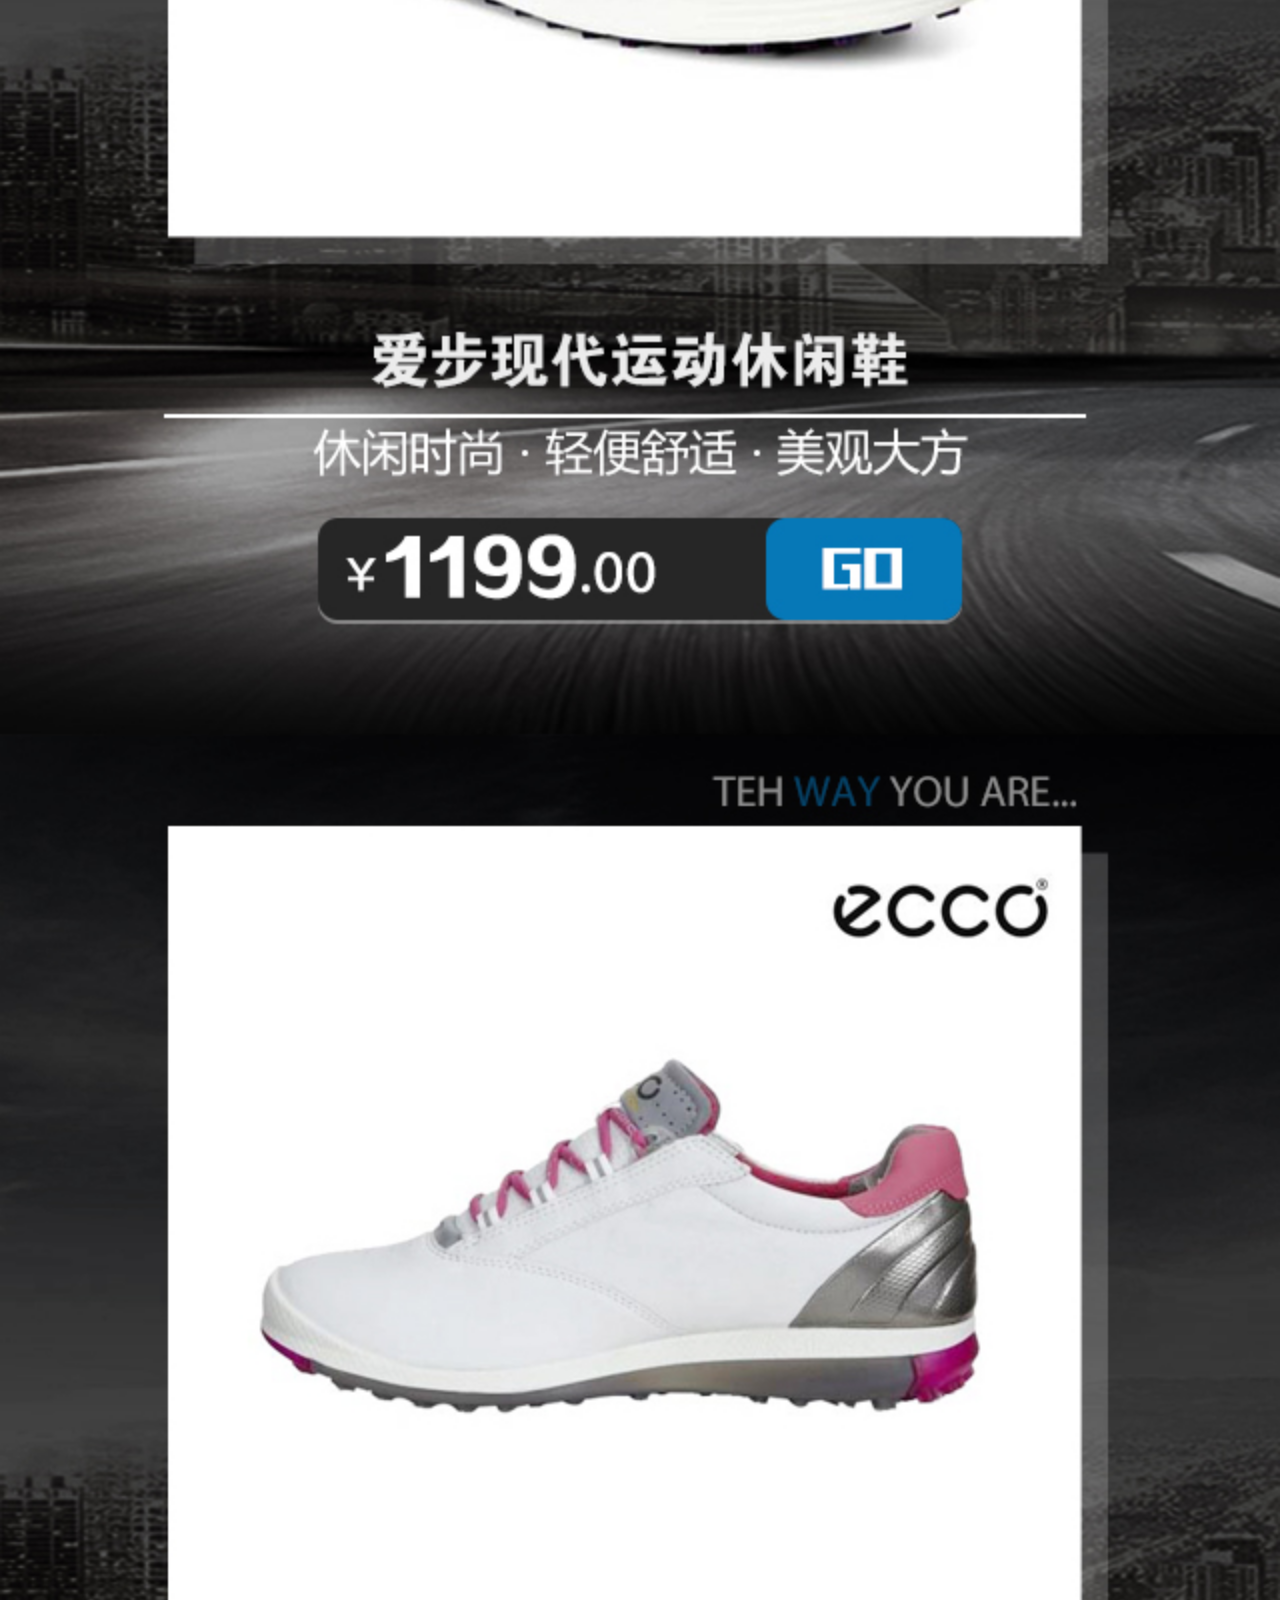
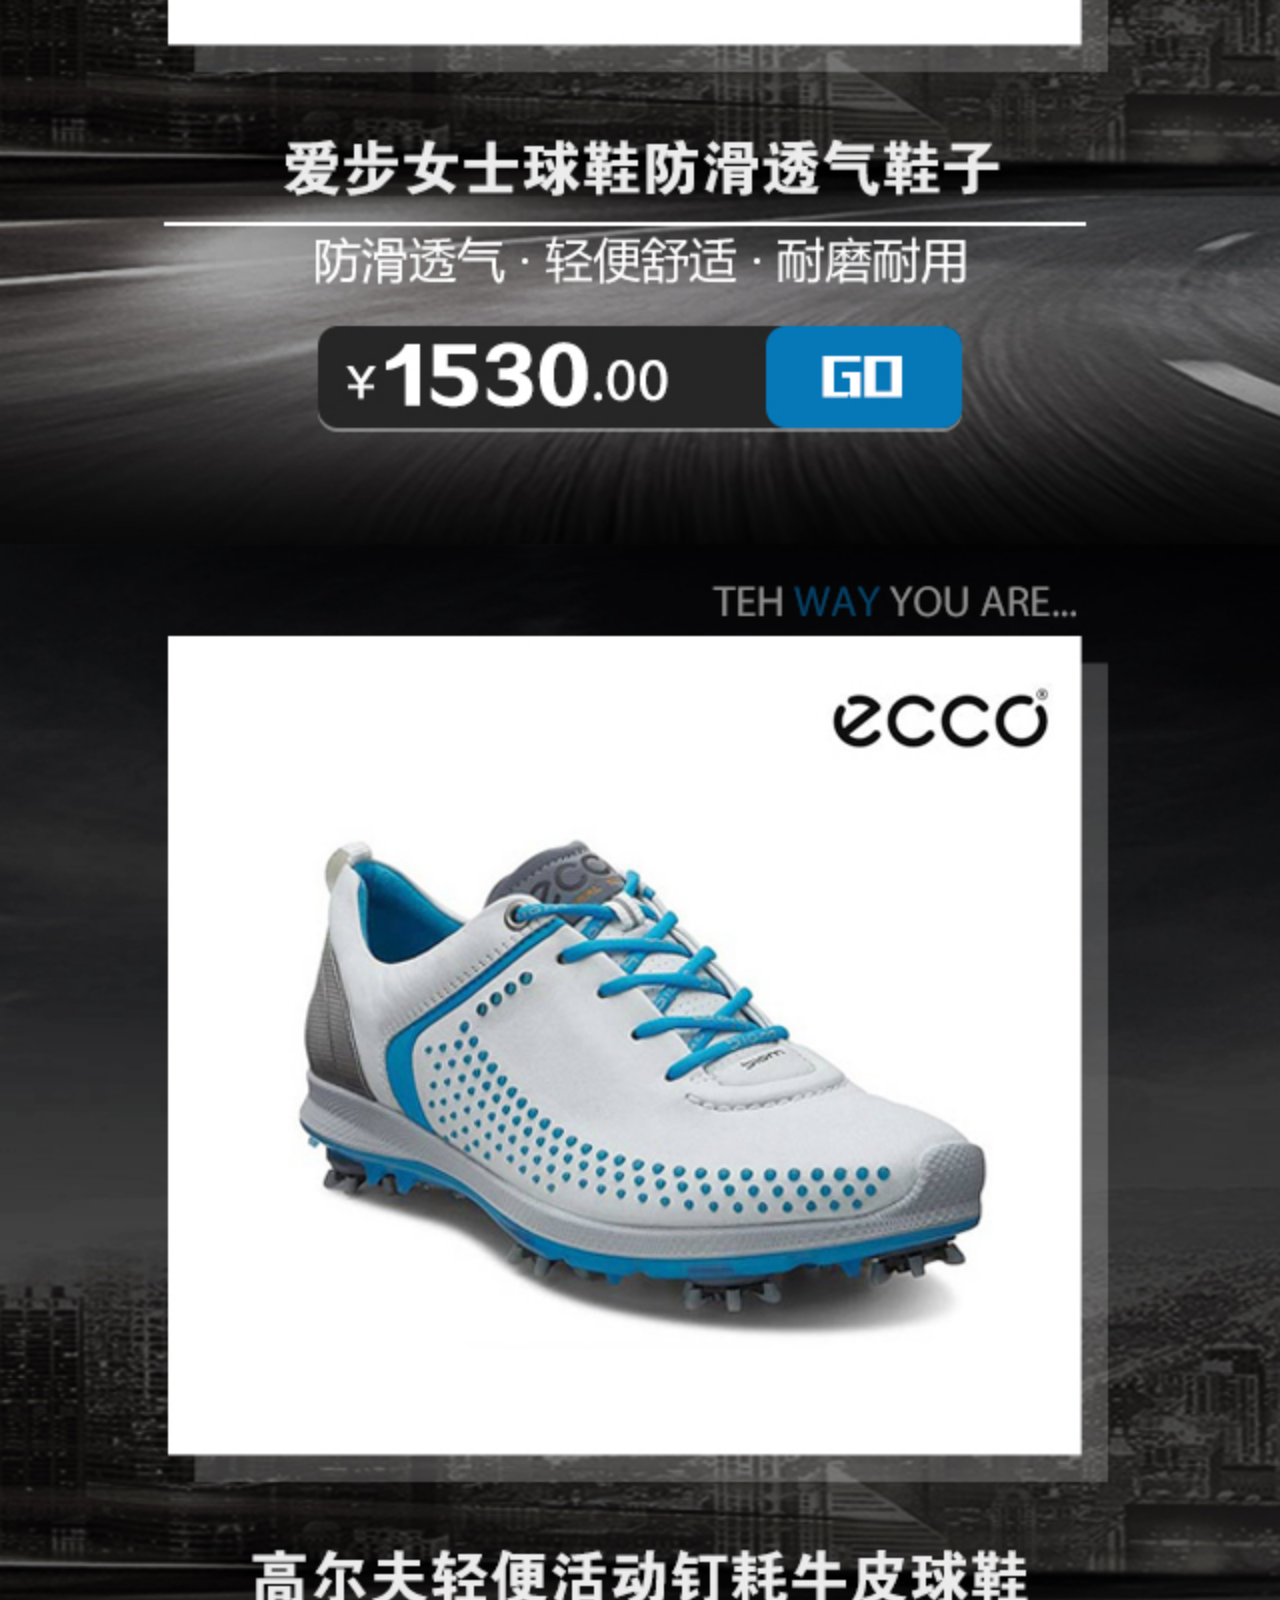
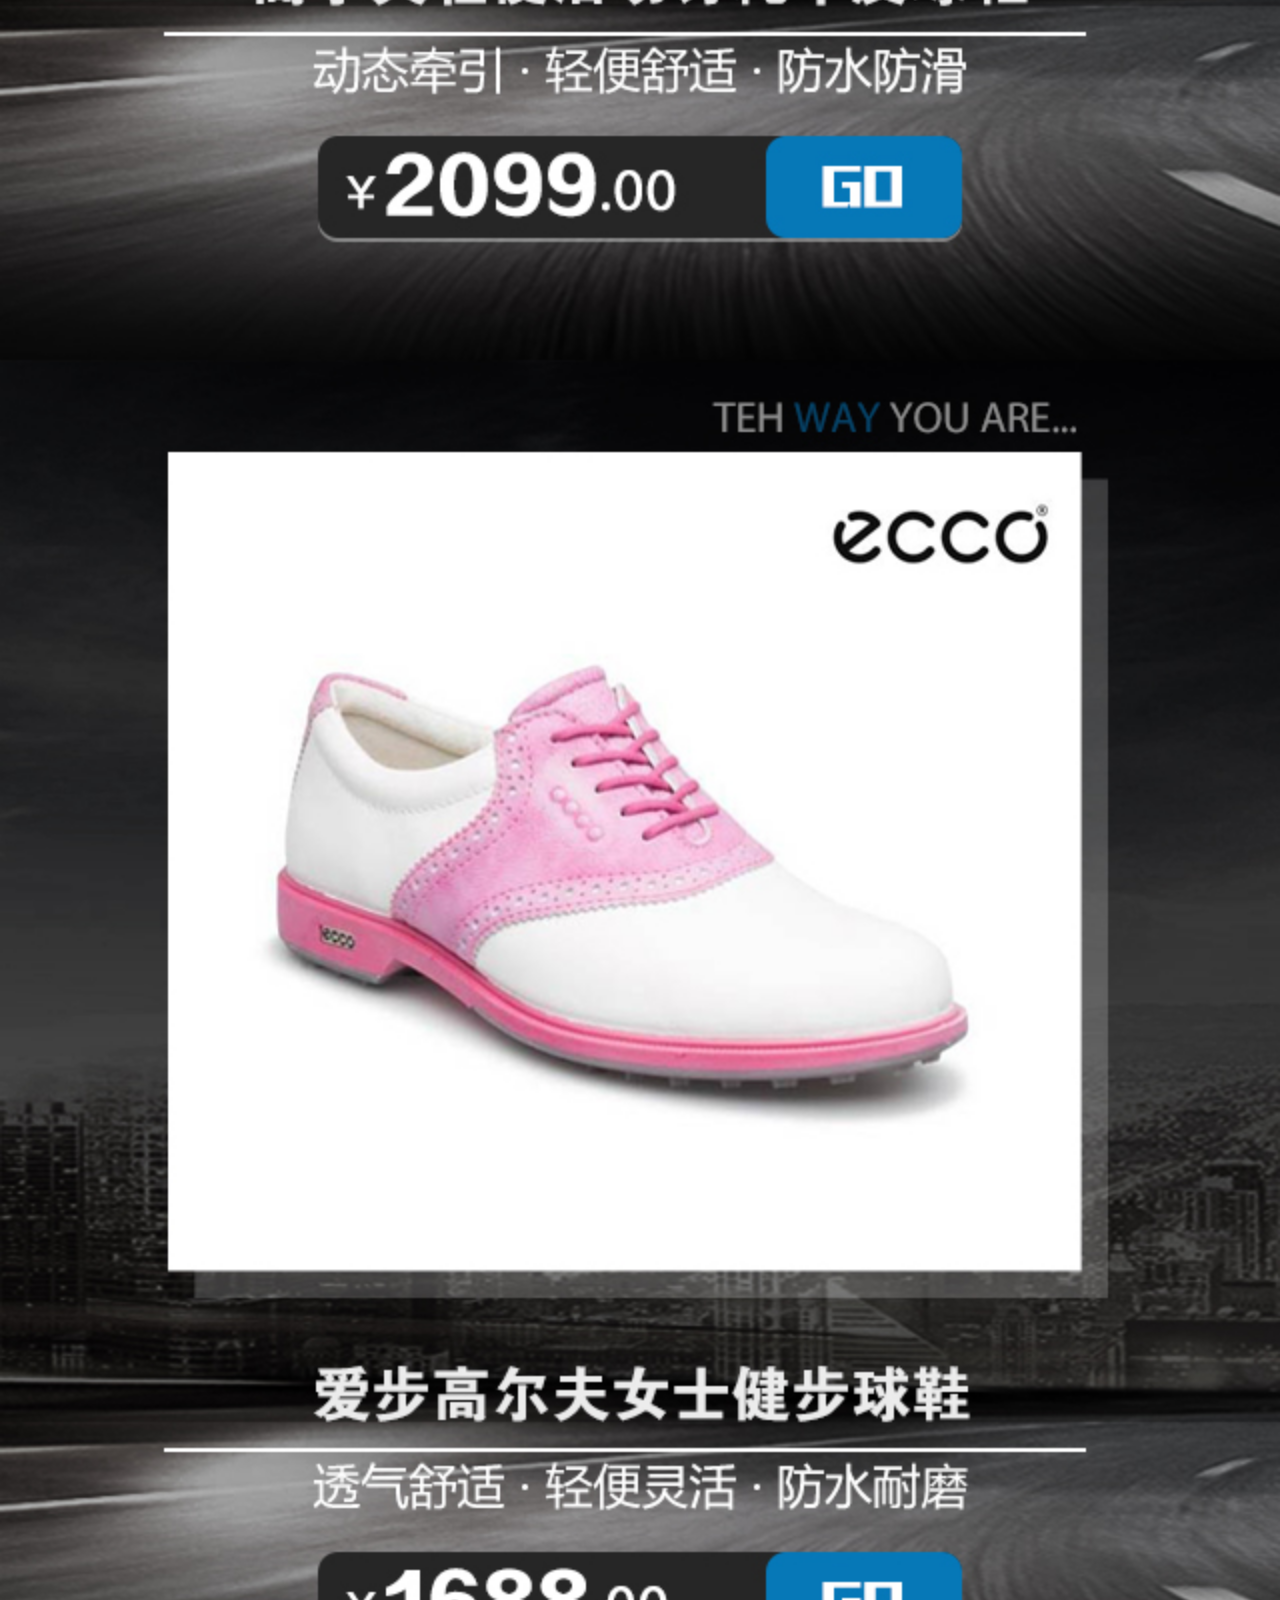
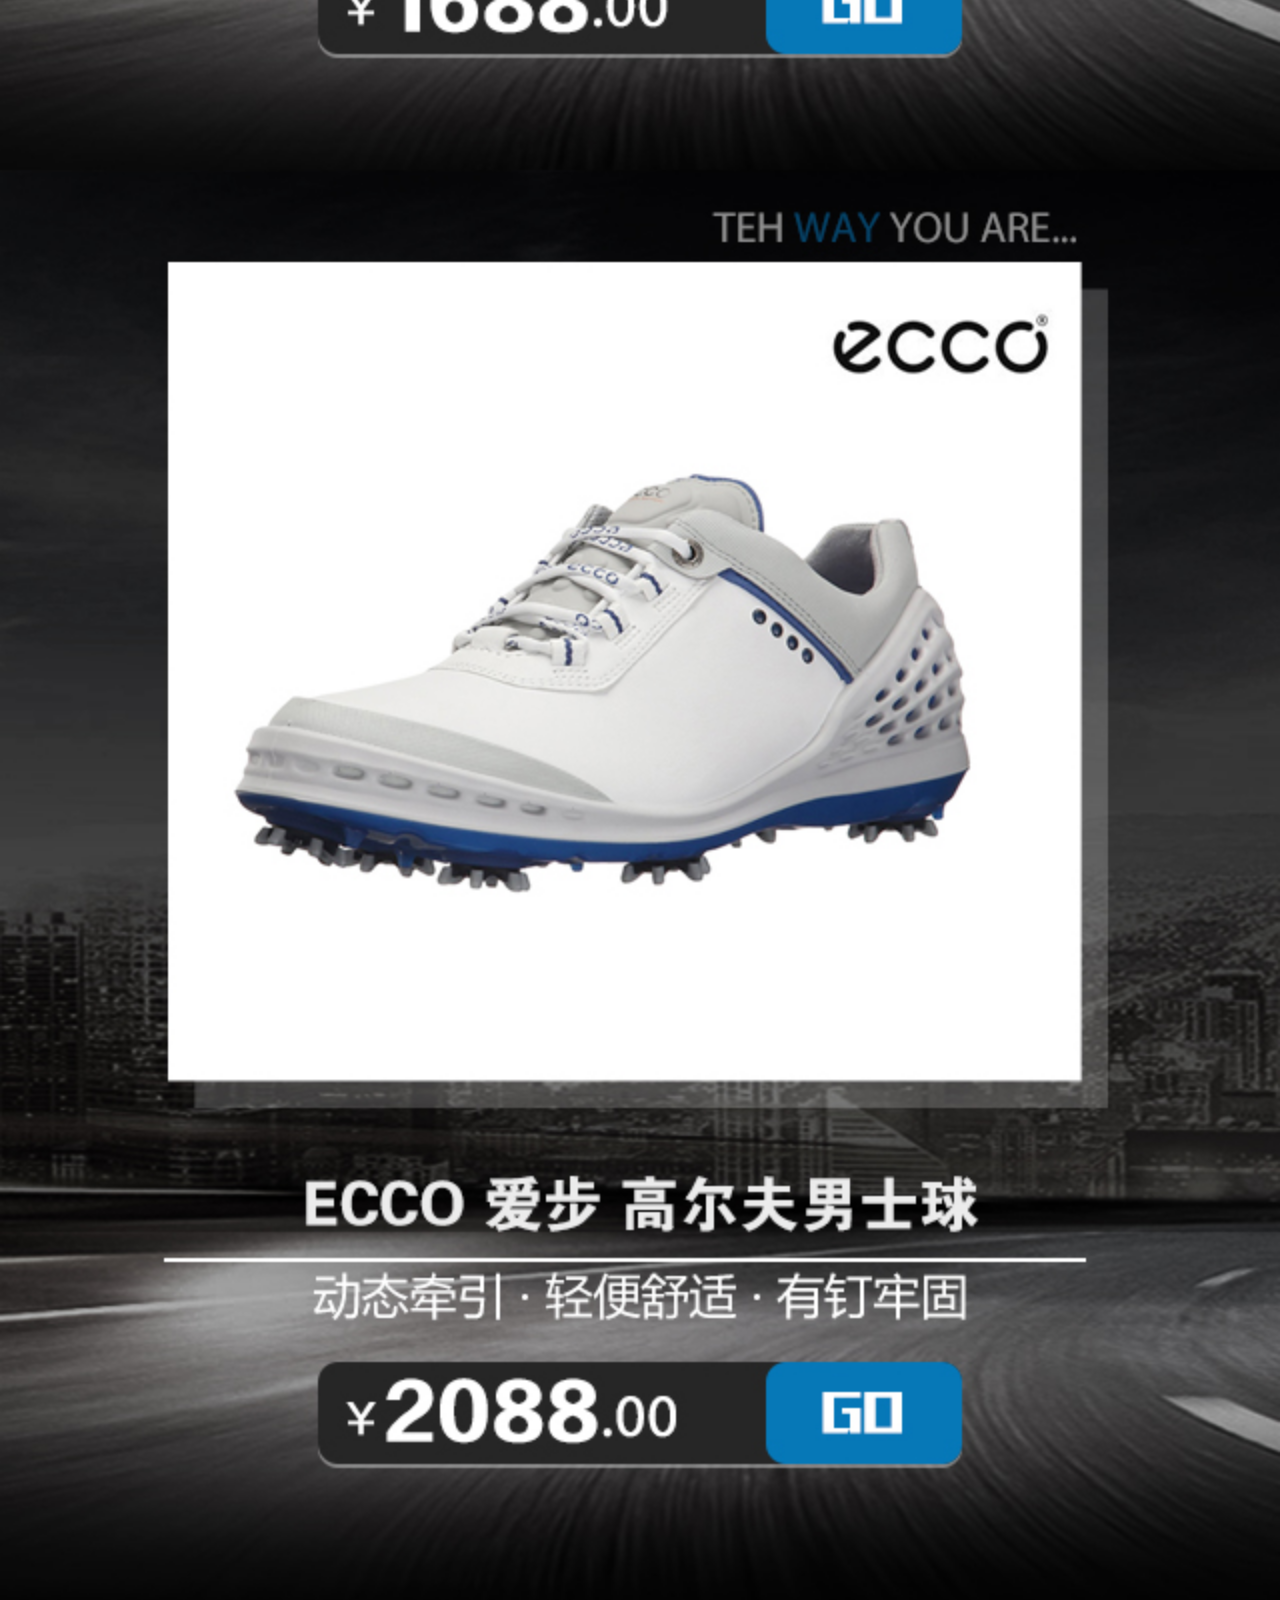
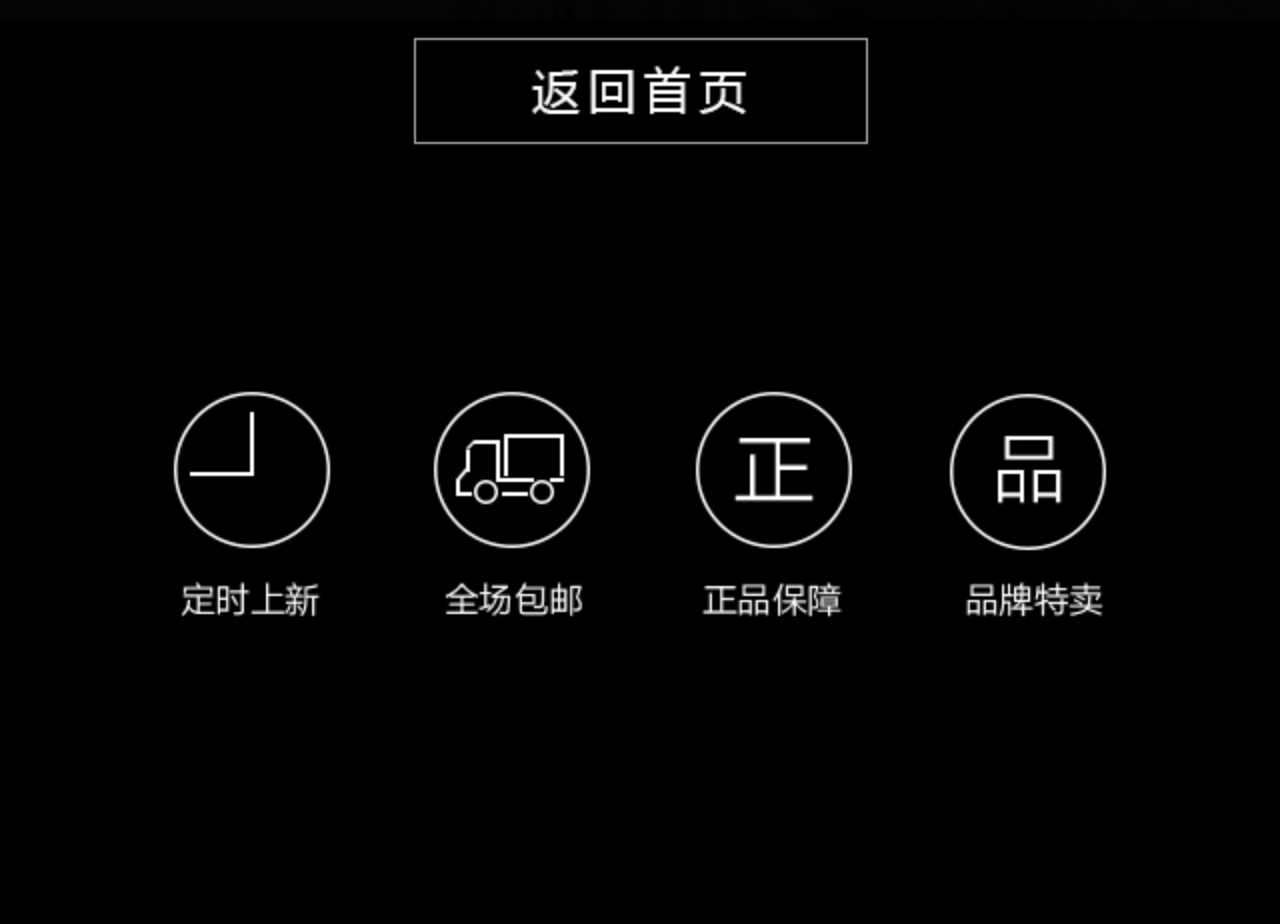
<file: ECCO.html>
<!DOCTYPE html>
<html lang="en">
<head>
    <meta charset="UTF-8">
    <meta name="viewport"
          content="width=device-width, user-scalable=no, initial-scale=1.0, maximum-scale=1.0, minimum-scale=1.0">
    <meta http-equiv="X-UA-Compatible" content="IE=edge">
    <script src="js/config.js"></script>
    <link rel="stylesheet" href="css/ECCO.css">
    <title>ECCO品牌特卖</title>
</head>
<body>
    <div class="head">
        <img src="images/ECCO_head.jpg" alt="">
    </div>

    <div class="content">
        <img src="images/ECCO_goods1.jpg"  onclick="test(425)" alt="">
        <img src="images/ECCO_goods2.jpg"  onclick="test(424)" alt="">
        <img src="images/ECCO_goods3.jpg"  onclick="test(422)" alt="">
        <img src="images/ECCO_goods4.jpg" onclick="test(426)" alt="">
        <img src="images/ECCO_goods5.jpg" onclick="test(428)" alt="">
        <img src="images/ECCO_goods6.jpg" onclick="test(436)" alt="">
        <img src="images/ECCO_tohistory.jpg" onclick="window.history.go(-1)" alt="">
    </div>
    <div class="foot">
        <img src="images/ECCO_foot.jpg"   alt="">
    </div>
    <script>
        function test(goodsid)
        {
            try{
                pl.toDetail(goodsid);

            }catch(e){
            }
            passValue(goodsid);

        }
    </script>
</body>
</html>
</file>
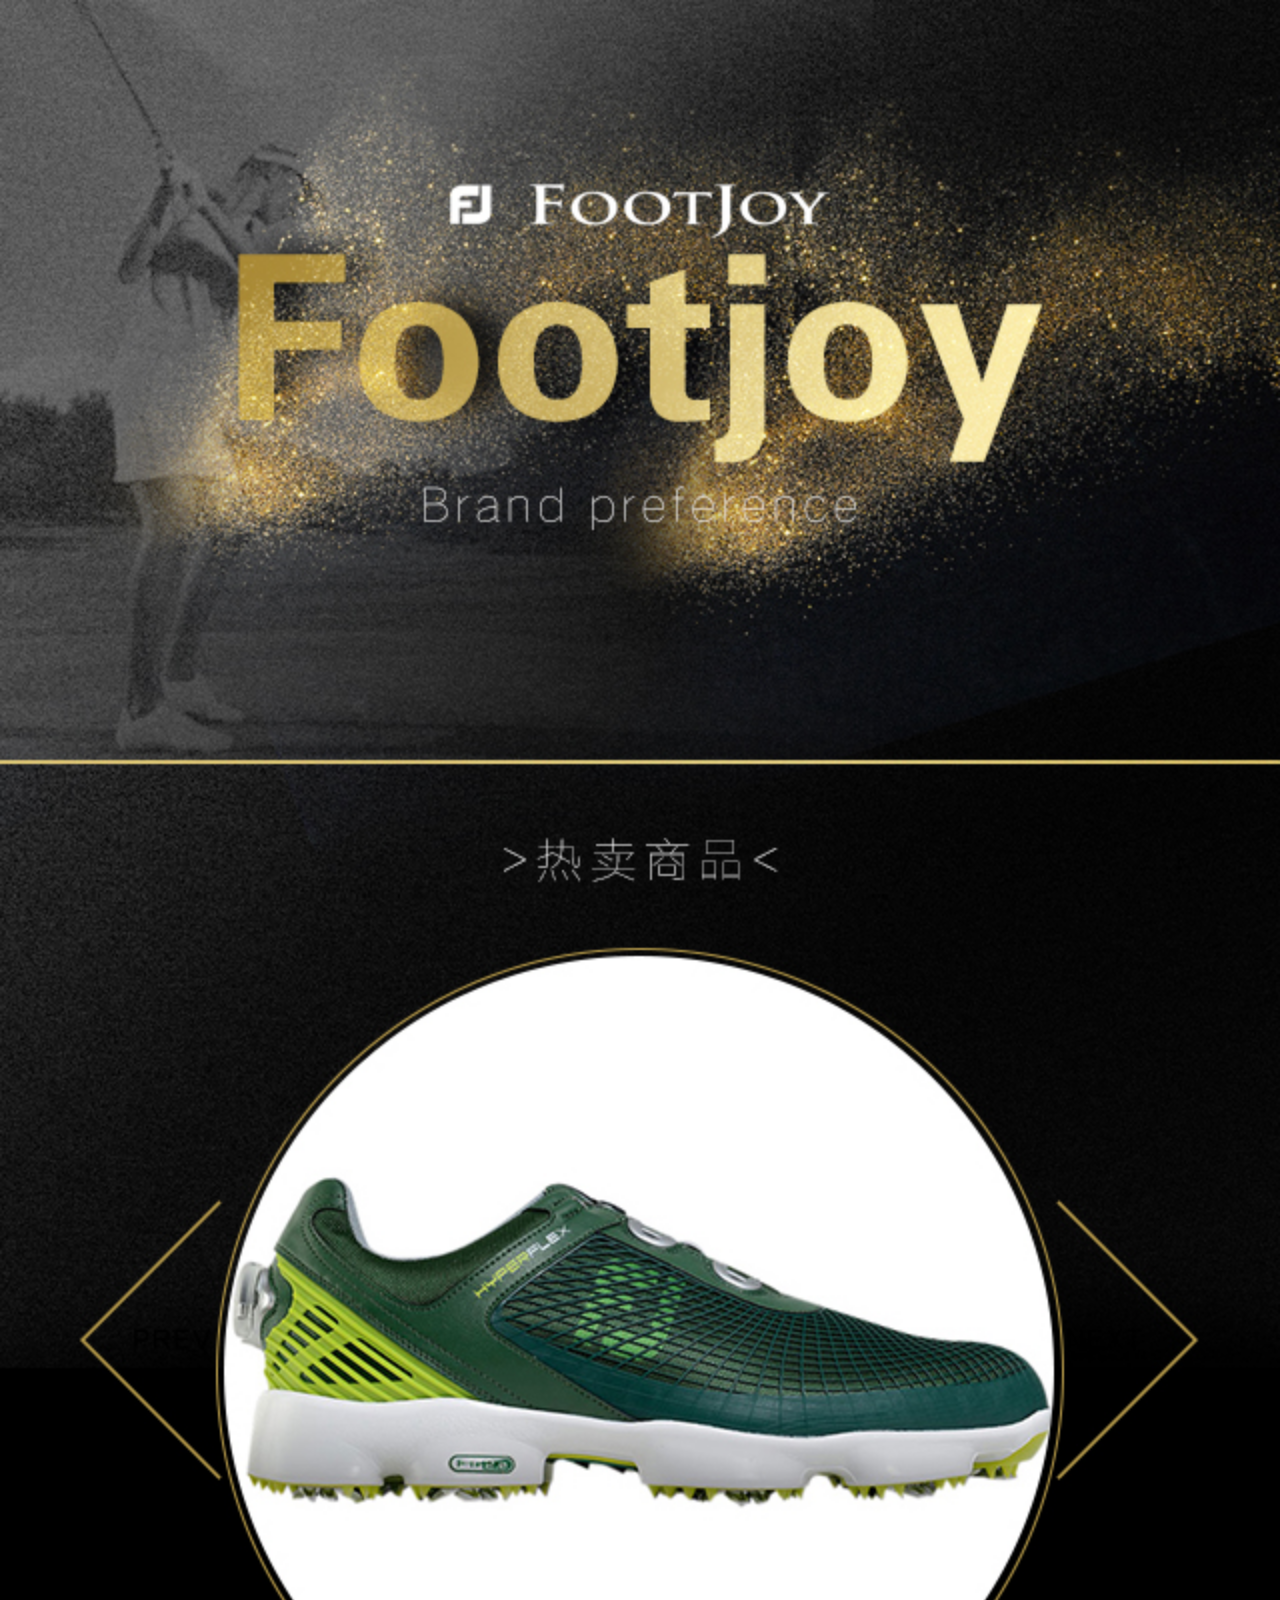
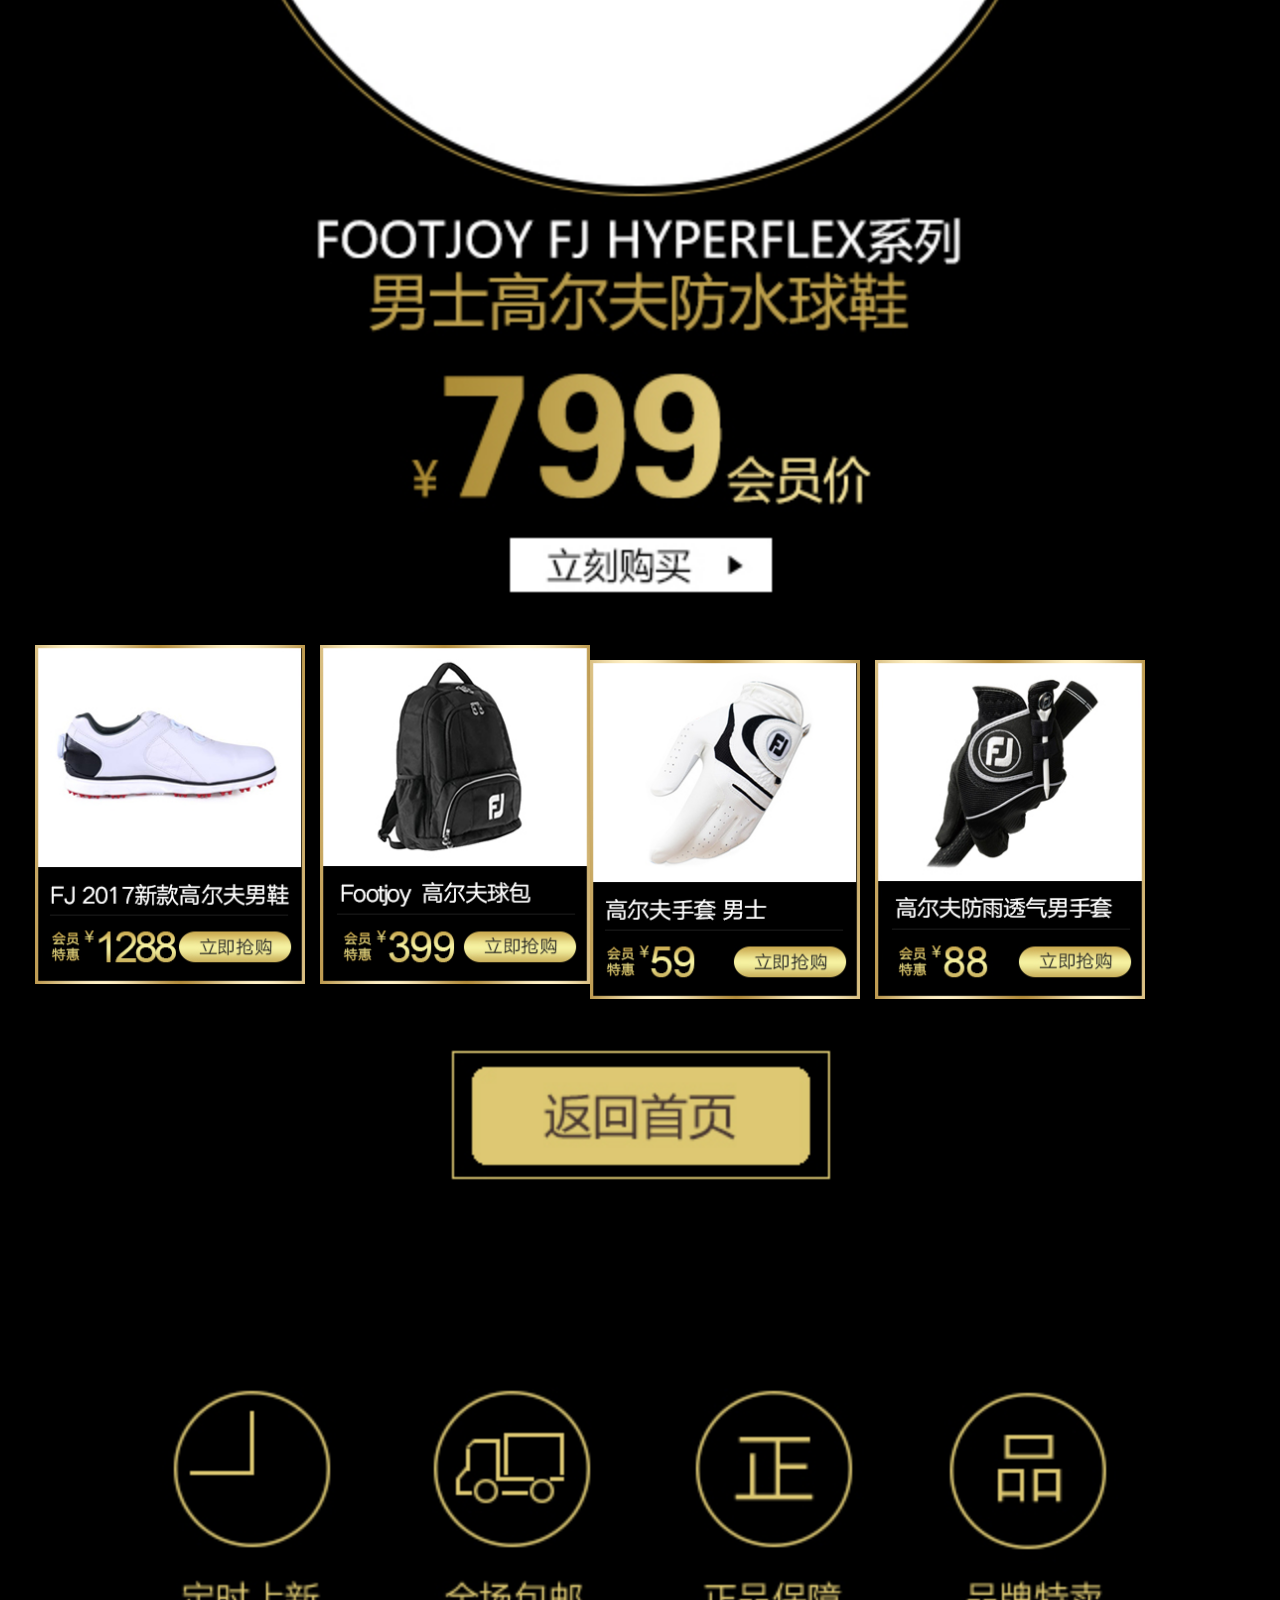
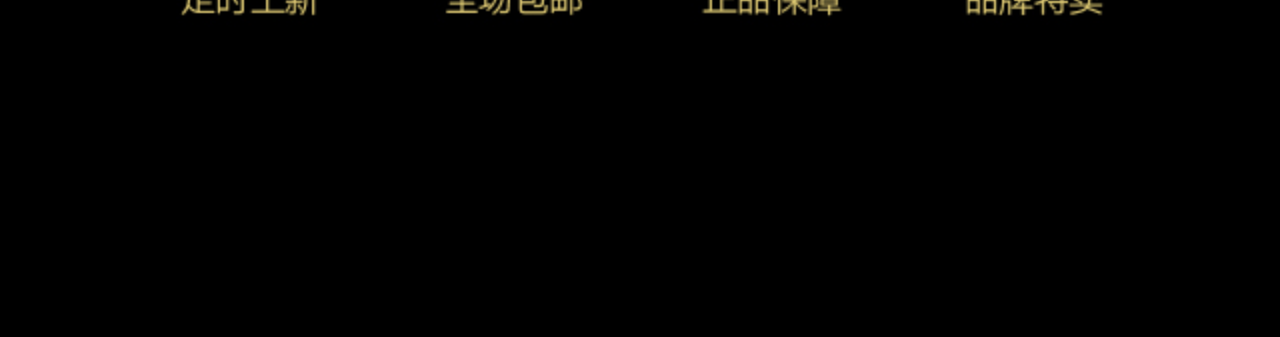
<file: Footjoy.html>
<!DOCTYPE html>
<html lang="en">
<head>
    <meta charset="UTF-8">
    <meta name="viewport"
          content="width=device-width, user-scalable=no, initial-scale=1.0, maximum-scale=1.0, minimum-scale=1.0">
    <meta http-equiv="X-UA-Compatible" content="IE=edge">
    <script src="js/config.js"></script>
    <link rel="stylesheet" href="css/Footjoy.css">
    <title>Footjoy</title>
</head>
<body>
    <div class="head">
        <img src="images/Footjoy_head.jpg" alt="">
    </div>

    <div class="content">
        <img src="images/Footjoy_goods1.jpg"  onclick="test(392)" alt="">

    </div>
    <div class="goods-box">
        <img src="images/Footjoy_goods2.jpg" onclick="test(355)" alt="">
        <img src="images/Footjoy_goods3.jpg" onclick="test(462)" alt="">
        <img src="images/Footjoy_goods4.jpg" onclick="test(379)" alt="">
        <img src="images/Footjoy_goods5.jpg" onclick="test(378)" alt="">
    </div>
    <div class="content">
            <img src="images/Footjoy_tohistory.jpg" onclick="window.history.go(-1)" alt="">

        </div>
    <div class="foot">
        <img src="images/Footjoy_foot.jpg" alt="">
    </div>
    <script>
        function test(goodsid)
        {
            try{
                pl.toDetail(goodsid);
                console.log(goodsid)
            }catch(e){
            }
            passValue(goodsid);

        }
    </script>
</body>
</html>
</file>
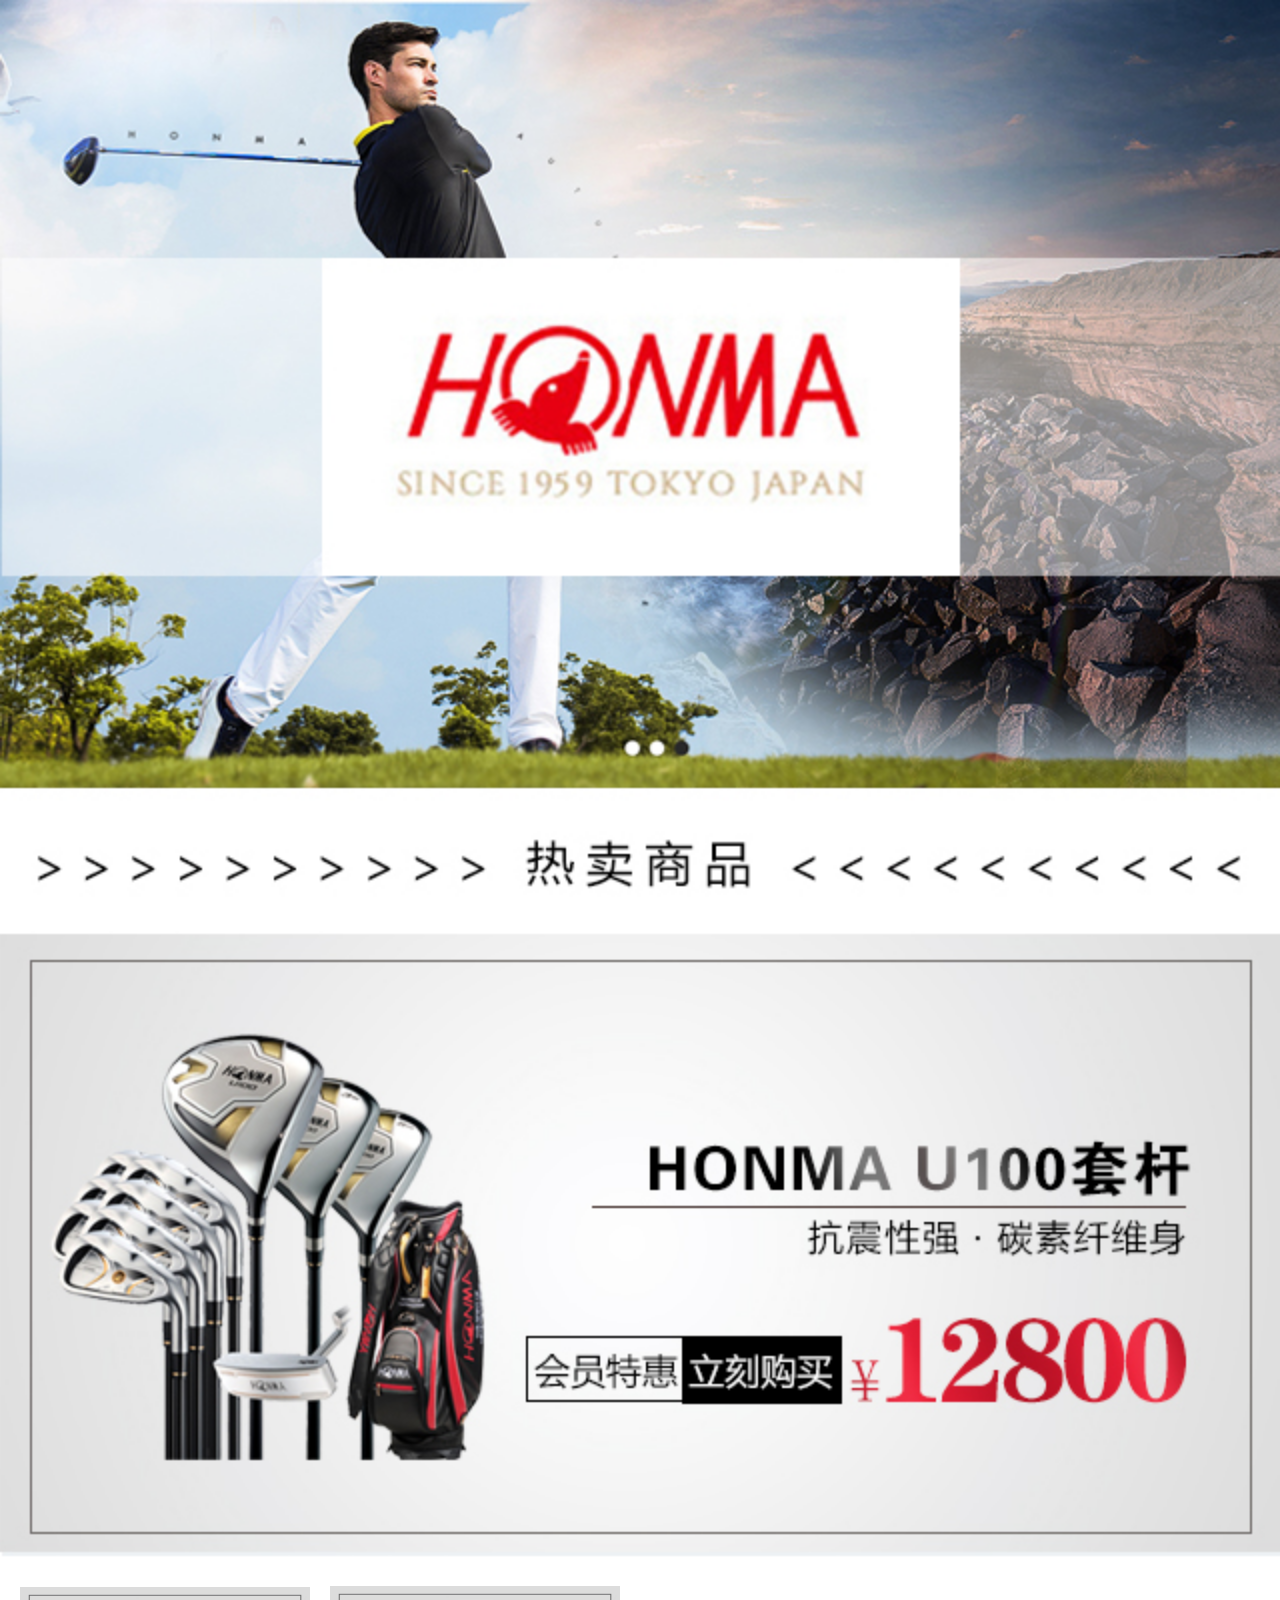
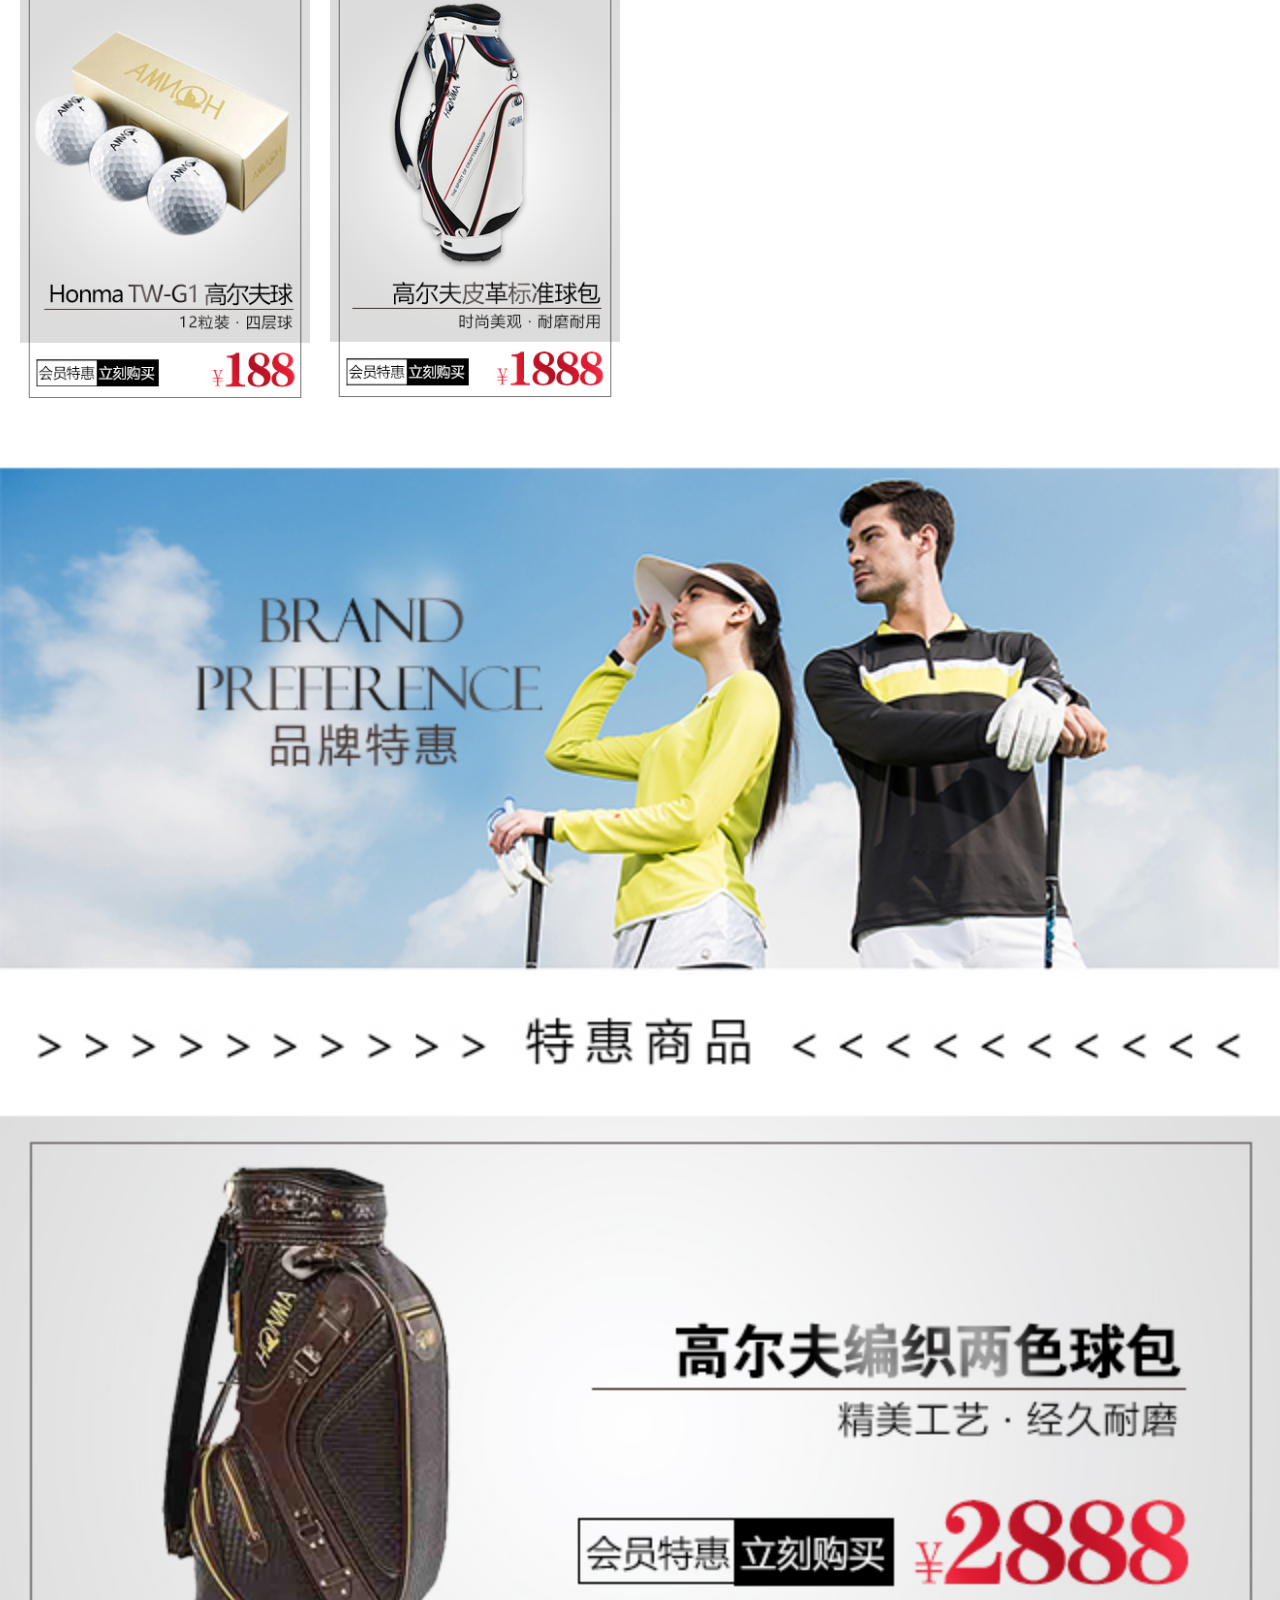
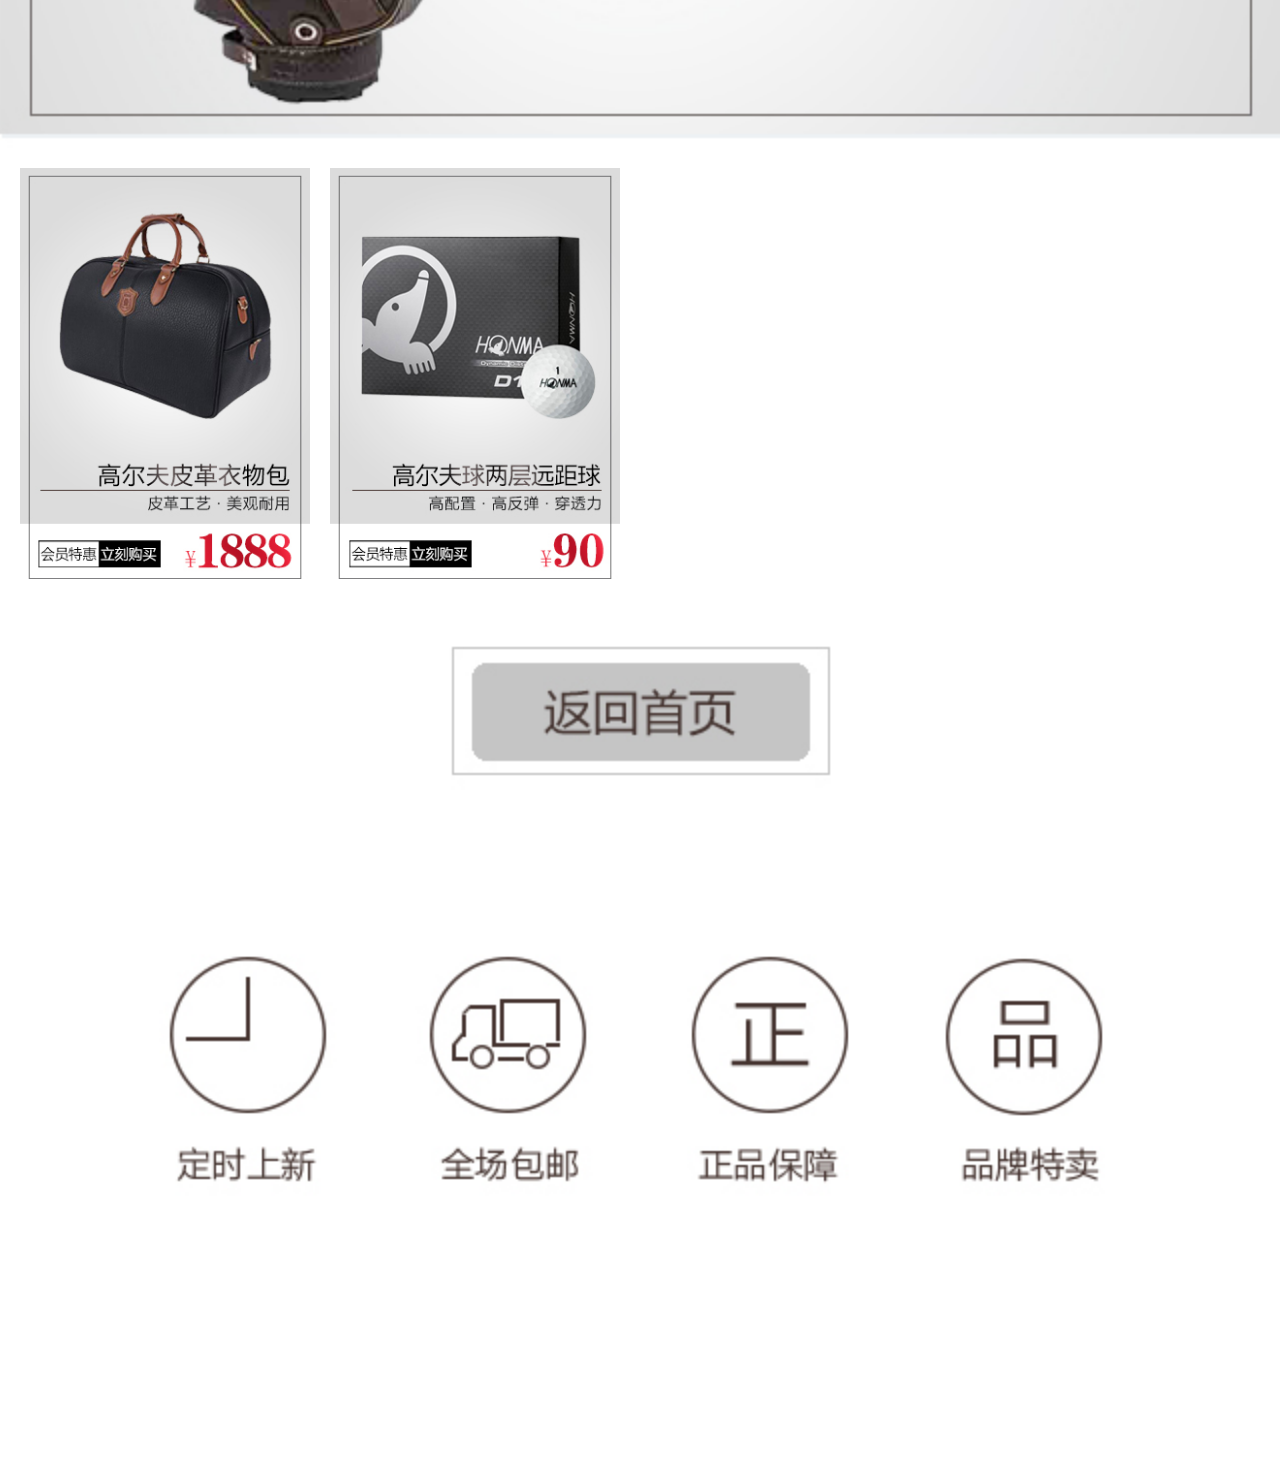
<file: Honma.html>
<!DOCTYPE html>
<html lang="en">
<head>
    <meta charset="UTF-8">
    <meta name="viewport"
          content="width=device-width, user-scalable=no, initial-scale=1.0, maximum-scale=1.0, minimum-scale=1.0">
    <meta http-equiv="X-UA-Compatible" content="IE=edge">
    <script src="js/config.js"></script>
    <link rel="stylesheet" href="css/Honma.css">
    <title>Honma</title>
</head>
<body>
    <div class="head">
        <img src="images/Honma_head.jpg" alt="">
    </div>

    <div class="content">
        <img src="images/Honma_goods1.jpg"  onclick="test(451)" alt="">

    </div>
    <div class="goods-box">
        <img src="images/Honma_goods2.jpg"  onclick="test(364)" alt="">
        <img src="images/Honma_goods3.jpg" onclick="test(476)" alt="">
    </div>
    <div class="content">
        <img src="images/Honma_icon1.jpg" alt="">
        <img src="images/Honma_goods4.jpg" onclick="test(473)" alt="">
    </div>
     <div class="goods-box goods-box2">
            <img src="images/Honma_goods5.jpg" onclick="test(486)" alt="">
            <img src="images/Honma_goods6.jpg" onclick="test(361)" alt="">
        </div>
    <div class="foot">
        <img src="images/Honma_tohistory.jpg" onclick="window.history.go(-1)" alt="">
        <img src="images/Honma_foot.jpg" alt="">
    </div>
    <script>
        function test(goodsid)
        {
            try{
                pl.toDetail(goodsid);
                console.log(goodsid)
            }catch(e){
            }
            passValue(goodsid);

        }
    </script>
</body>
</html>
</file>
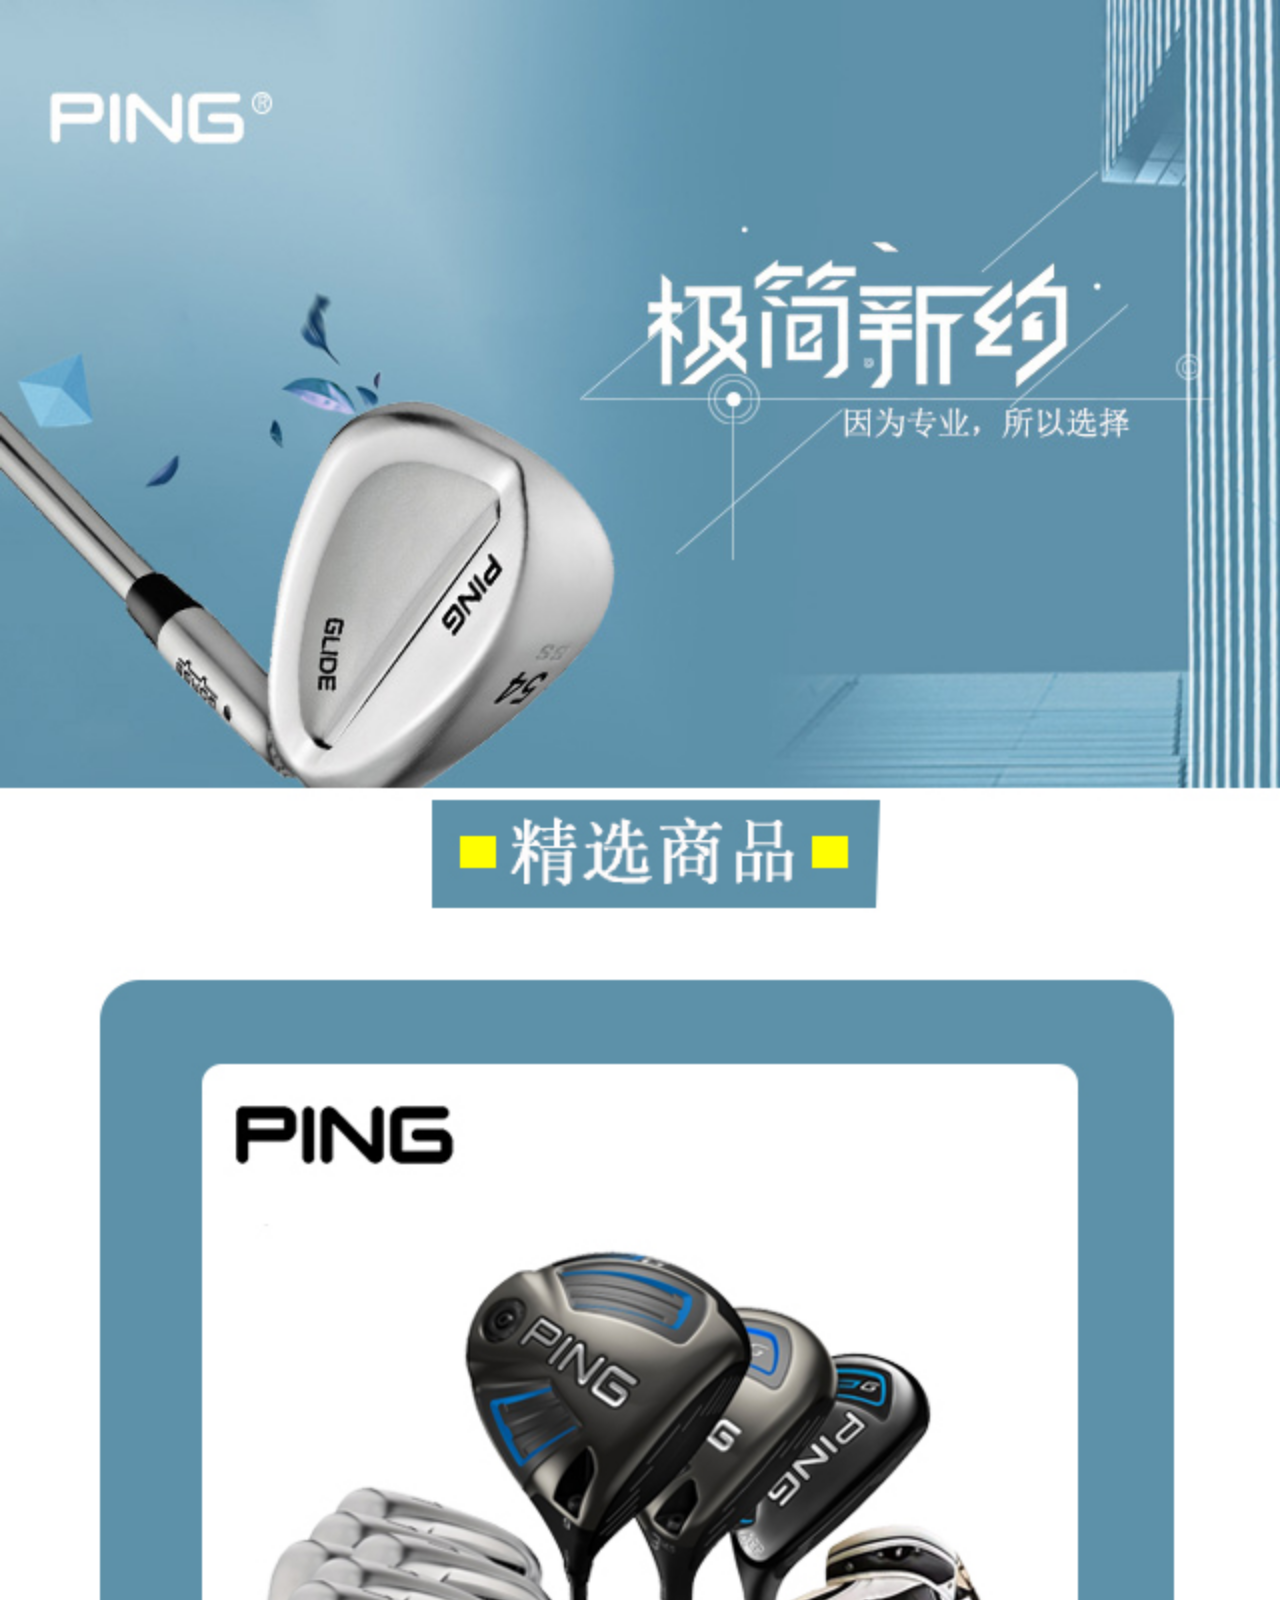
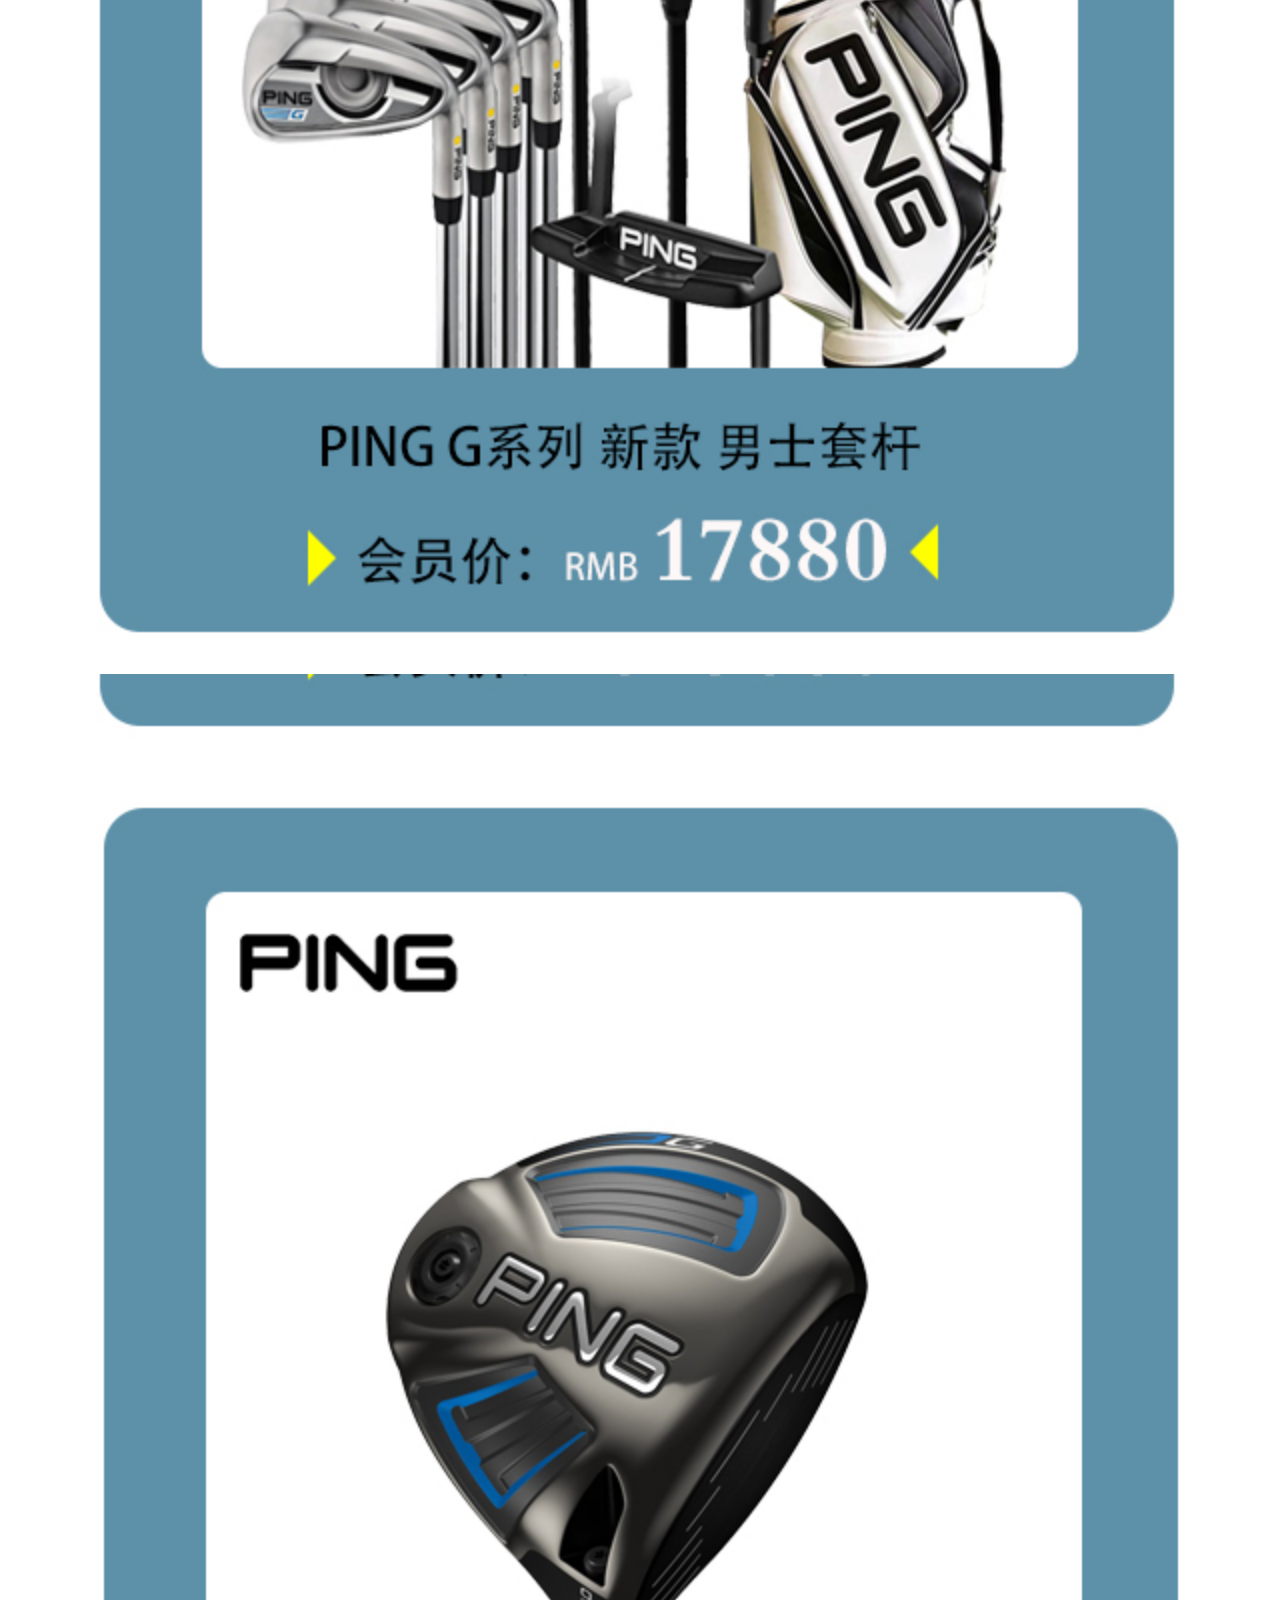
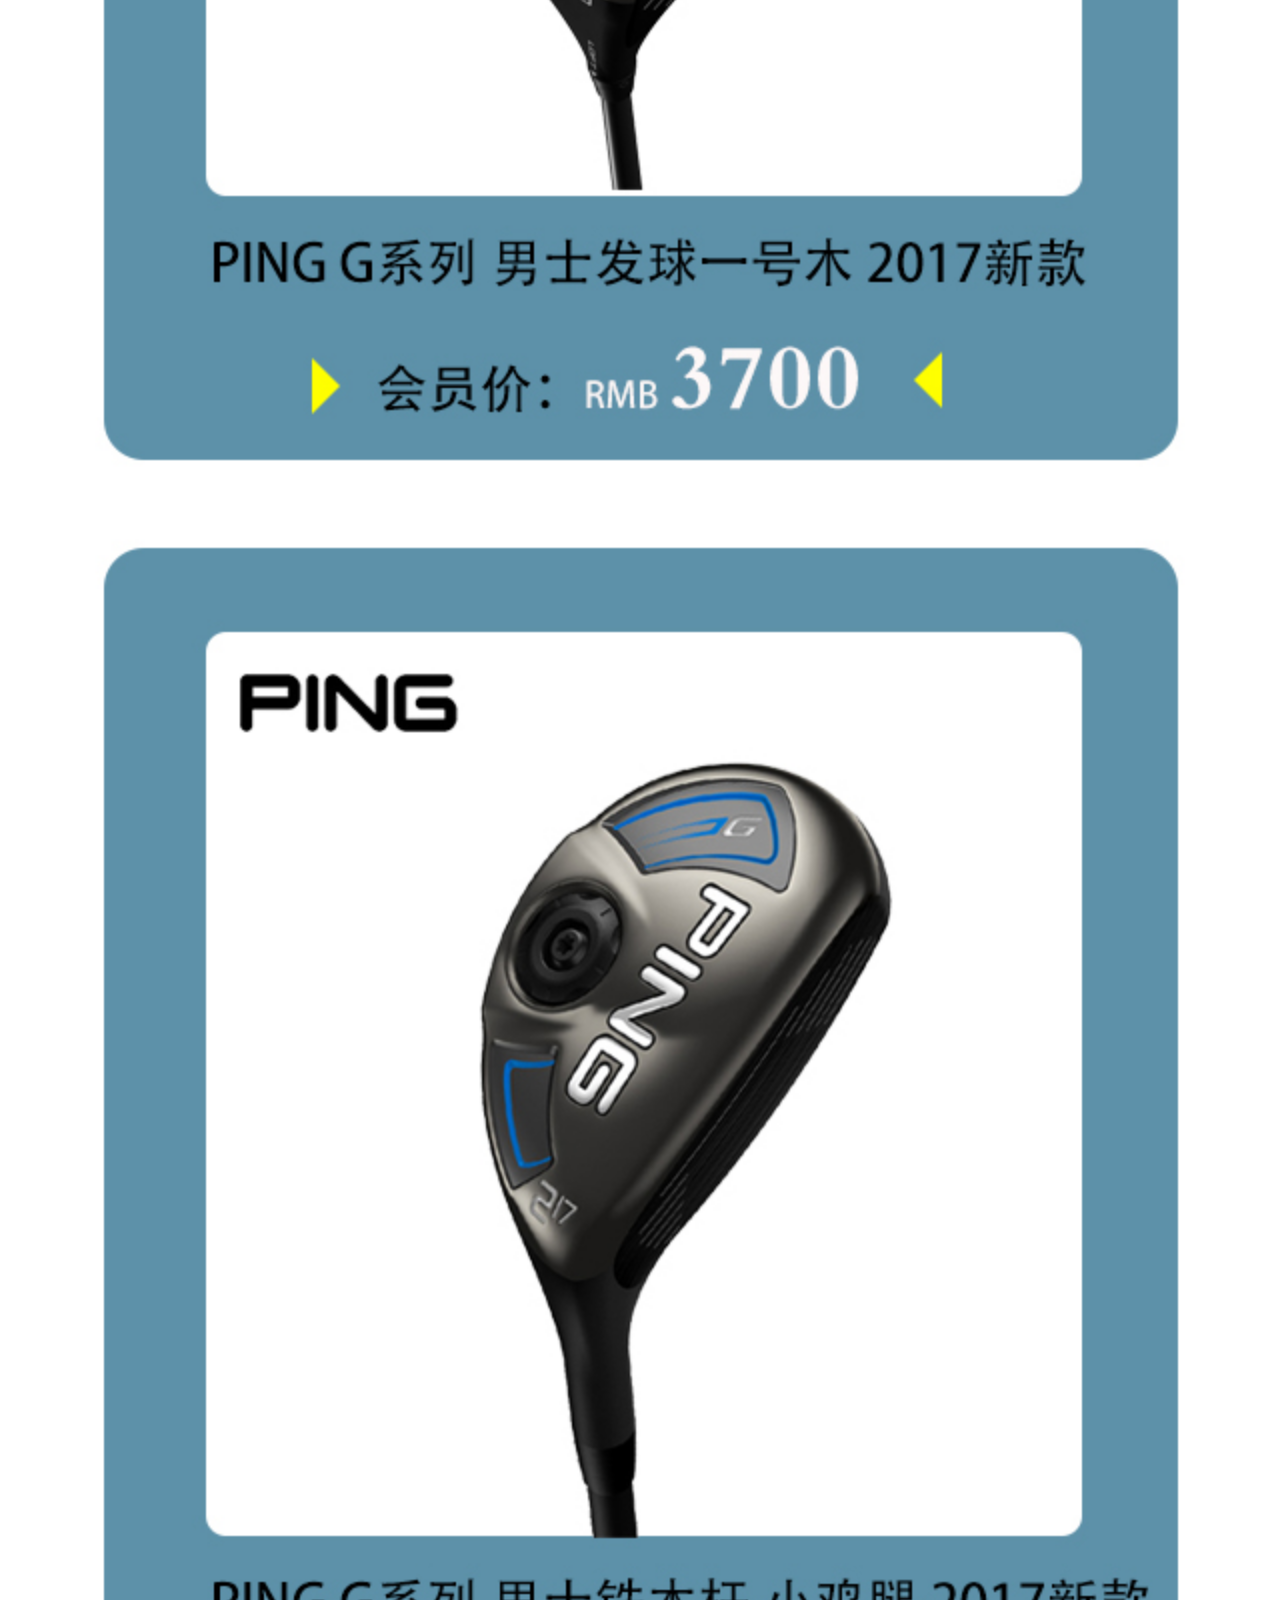
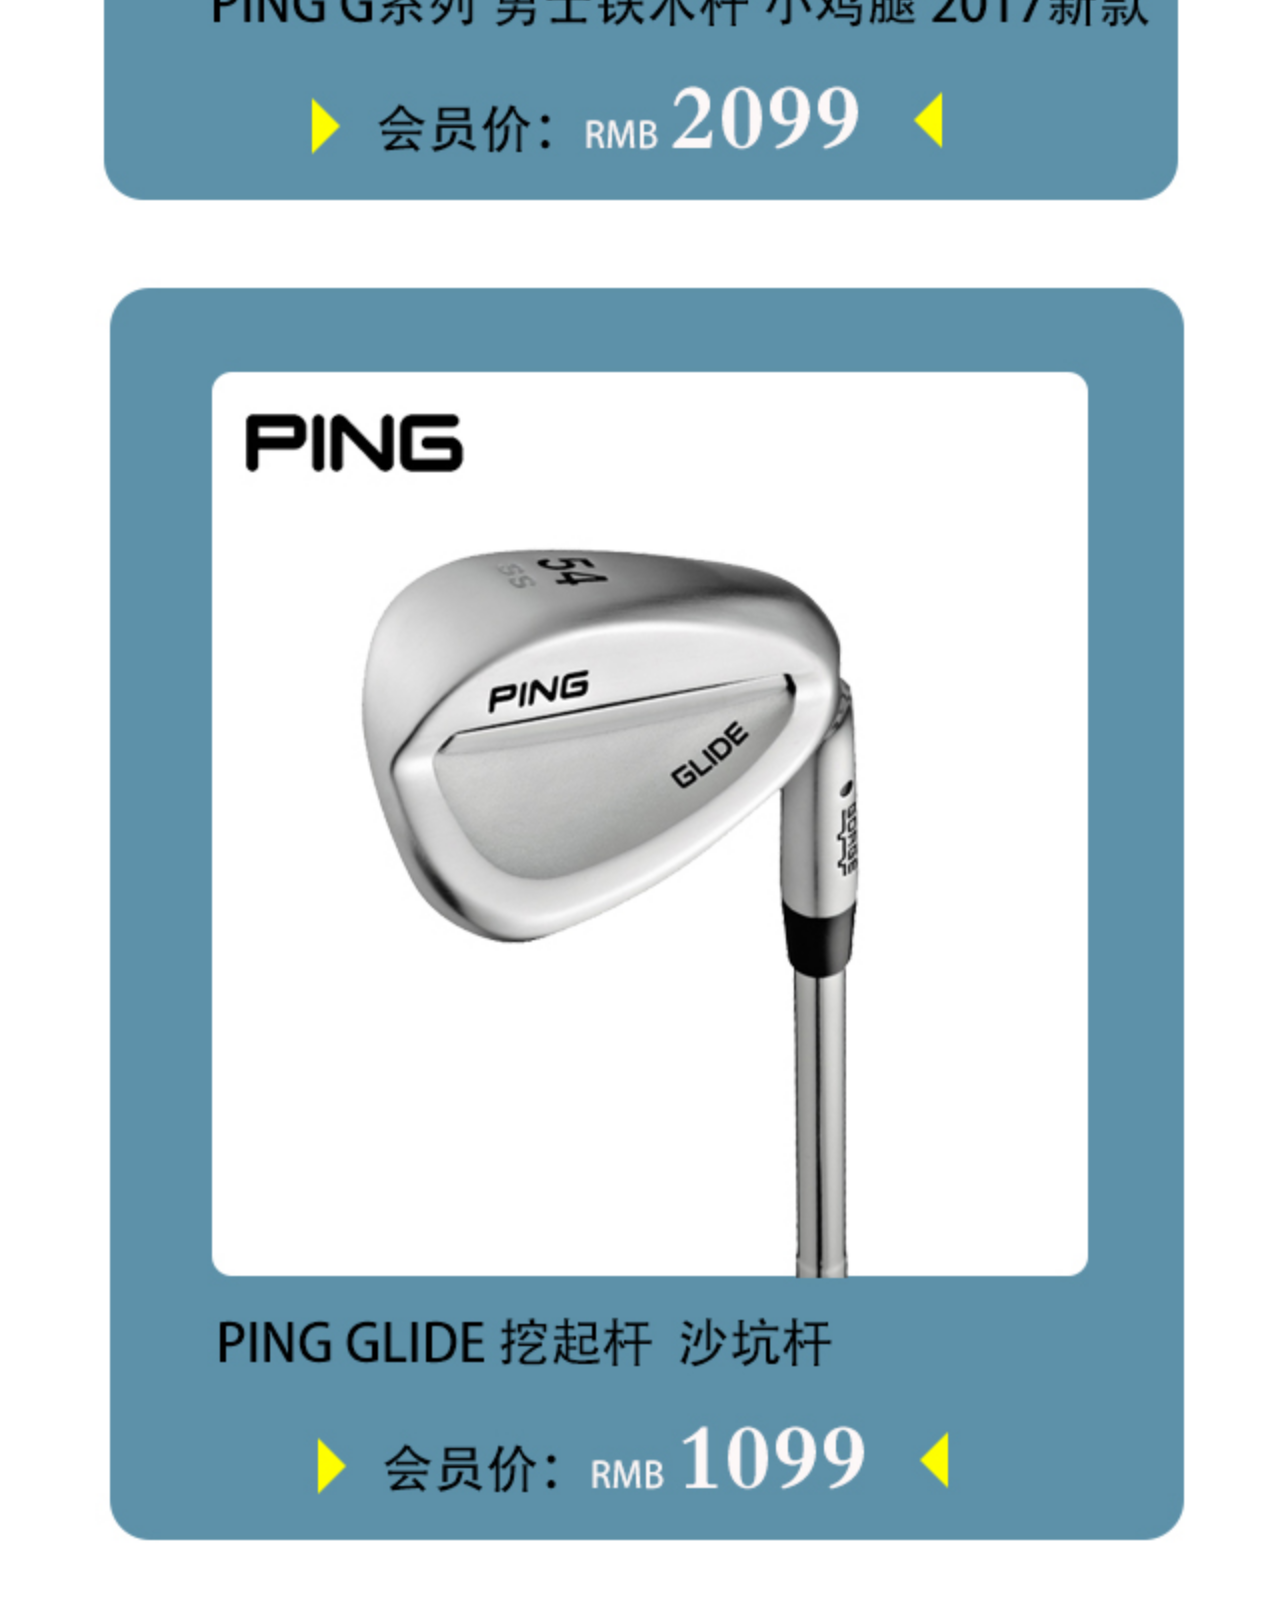
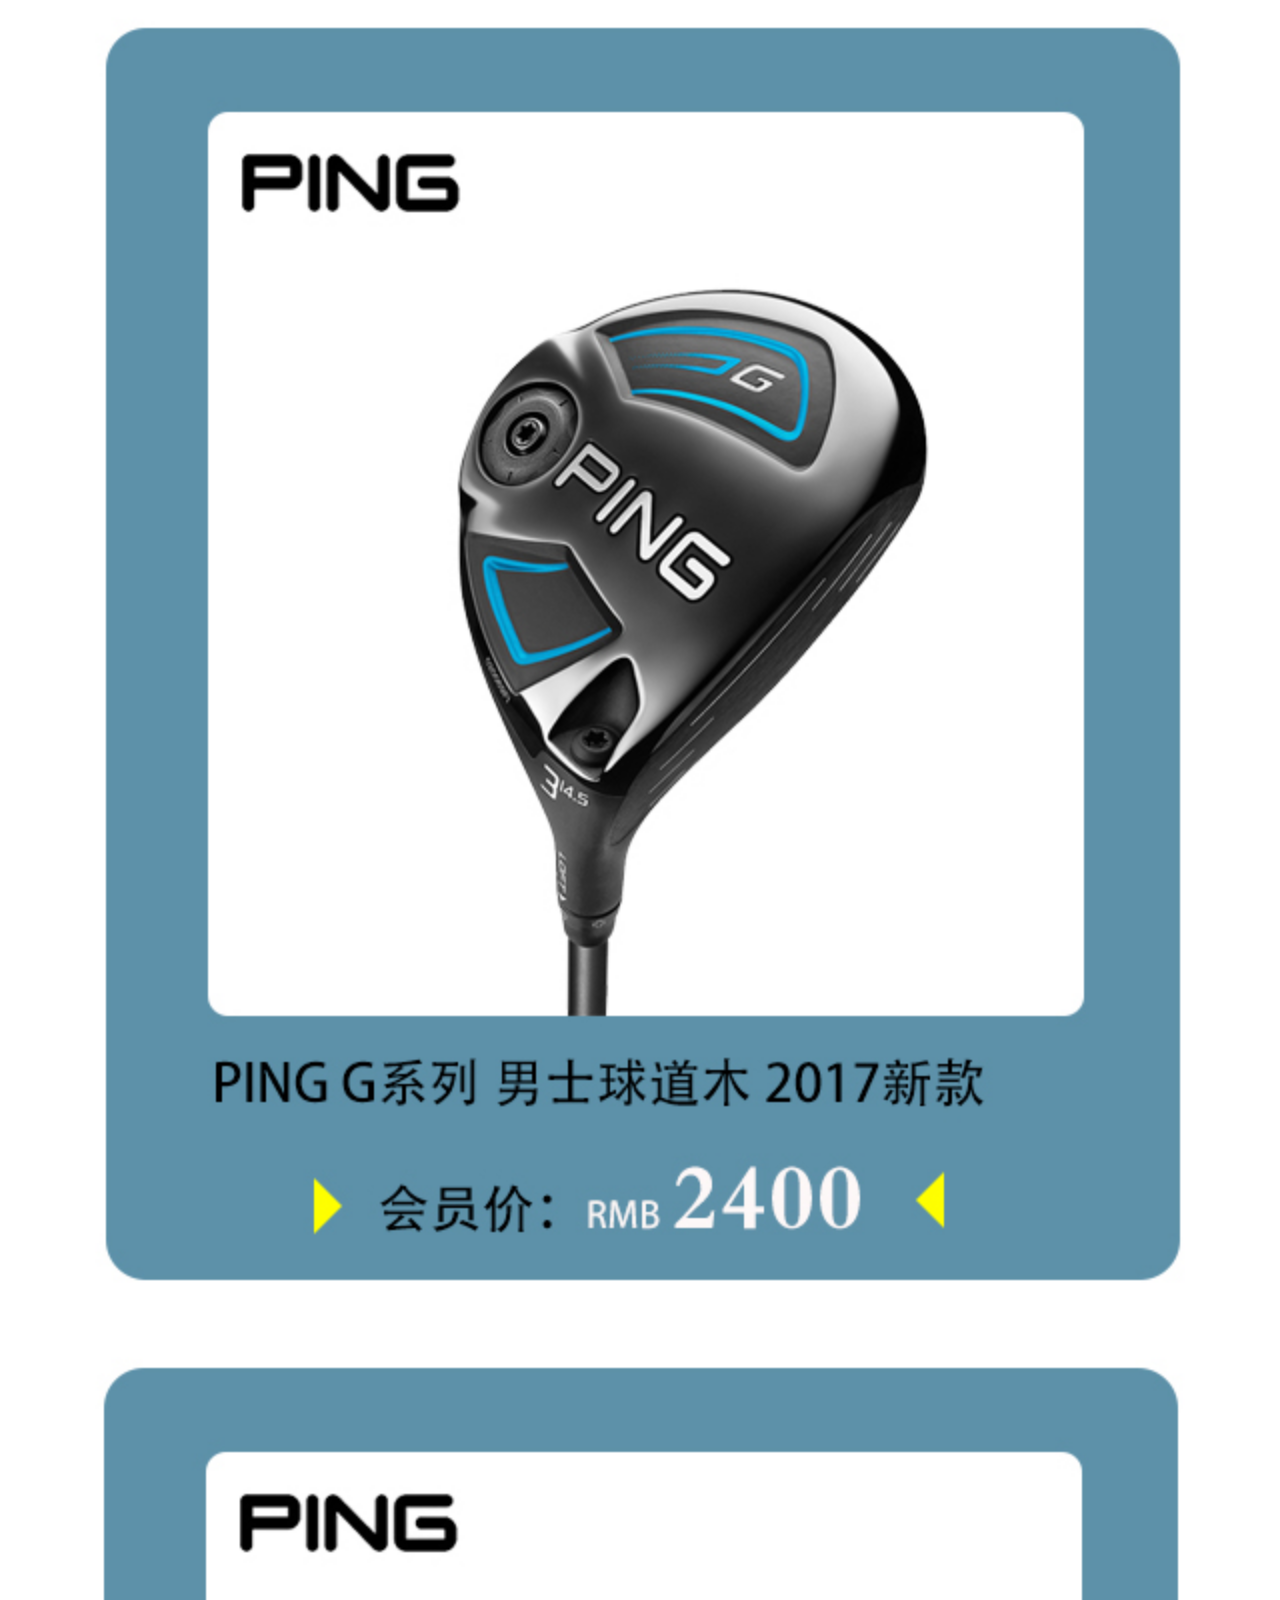
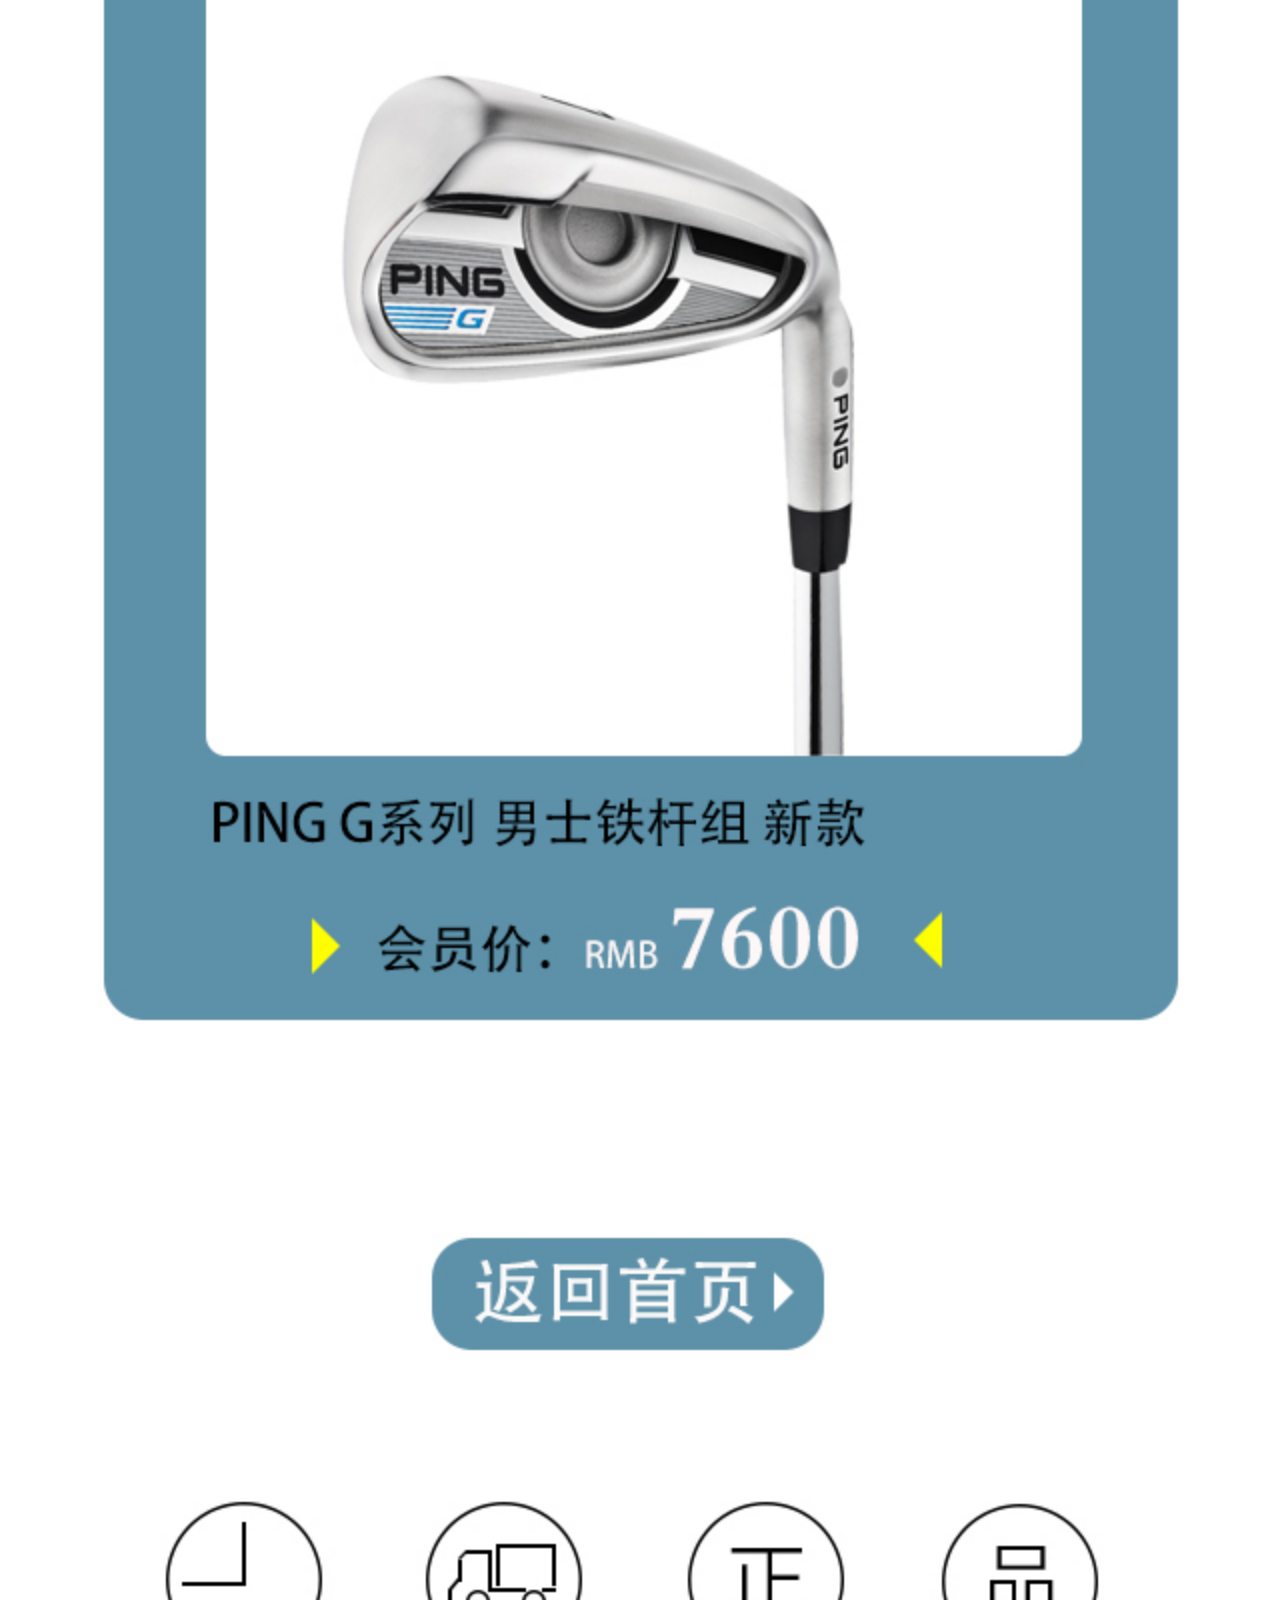
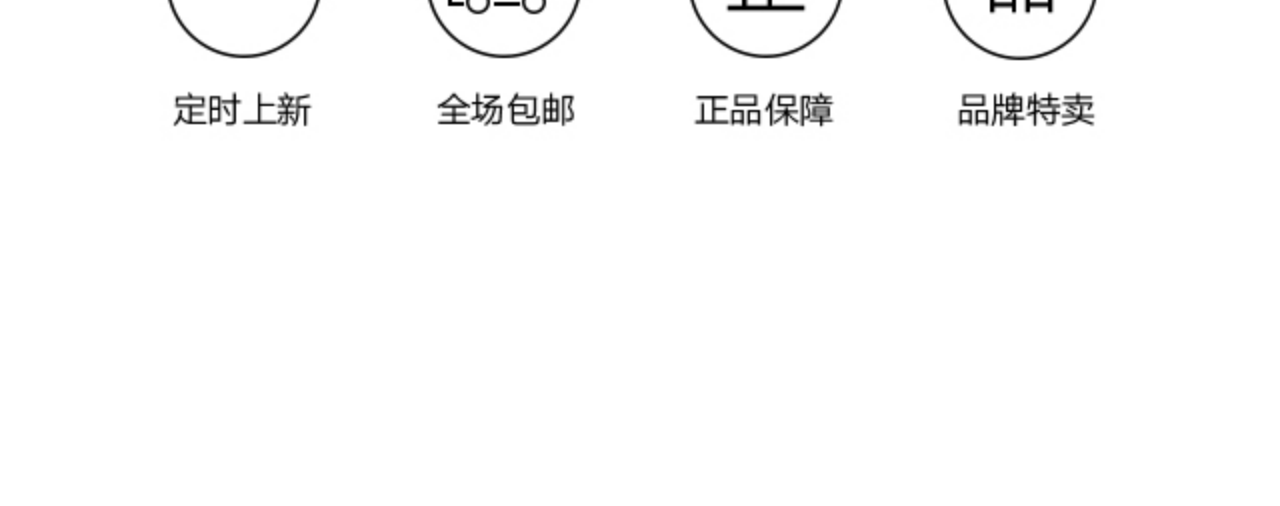
<file: PING.html>
<!DOCTYPE html>
<html lang="en">
<head>
    <meta charset="UTF-8">
    <meta name="viewport"
          content="width=device-width, user-scalable=no, initial-scale=1.0, maximum-scale=1.0, minimum-scale=1.0">
    <meta http-equiv="X-UA-Compatible" content="IE=edge">
    <script src="js/config.js"></script>
    <link rel="stylesheet" href="css/PING.css">
    <title>PING</title>
</head>
<body>
    <div class="head">
        <img src="images/PING_head.jpg" alt="">
    </div>

    <div class="content">
        <img src="images/PING_goods1.jpg"  onclick="test(91)" alt="">
        <img src="images/PING_goods2.jpg" onclick="test(93)" alt="">
        <img src="images/PING_goods3.jpg" onclick="test(96)" alt="">
        <img src="images/PING_goods4.jpg" onclick="test(102)" alt="">
        <img src="images/PING_goods5.jpg" onclick="test(97)" alt="">
        <img src="images/PING_goods6.jpg" onclick="test(94)" alt="">
        <img src="images/PING_tohistory.jpg" onclick="window.history.go(-1)" alt="">
    </div>
    <div class="foot">
        <img src="images/PING_foot.jpg" alt="">
    </div>
    <script>
        function test(goodsid)
        {
            try{
                pl.toDetail(goodsid);
                console.log(goodsid)
            }catch(e){
            }
            passValue(goodsid);

        }
    </script>
</body>
</html>
</file>
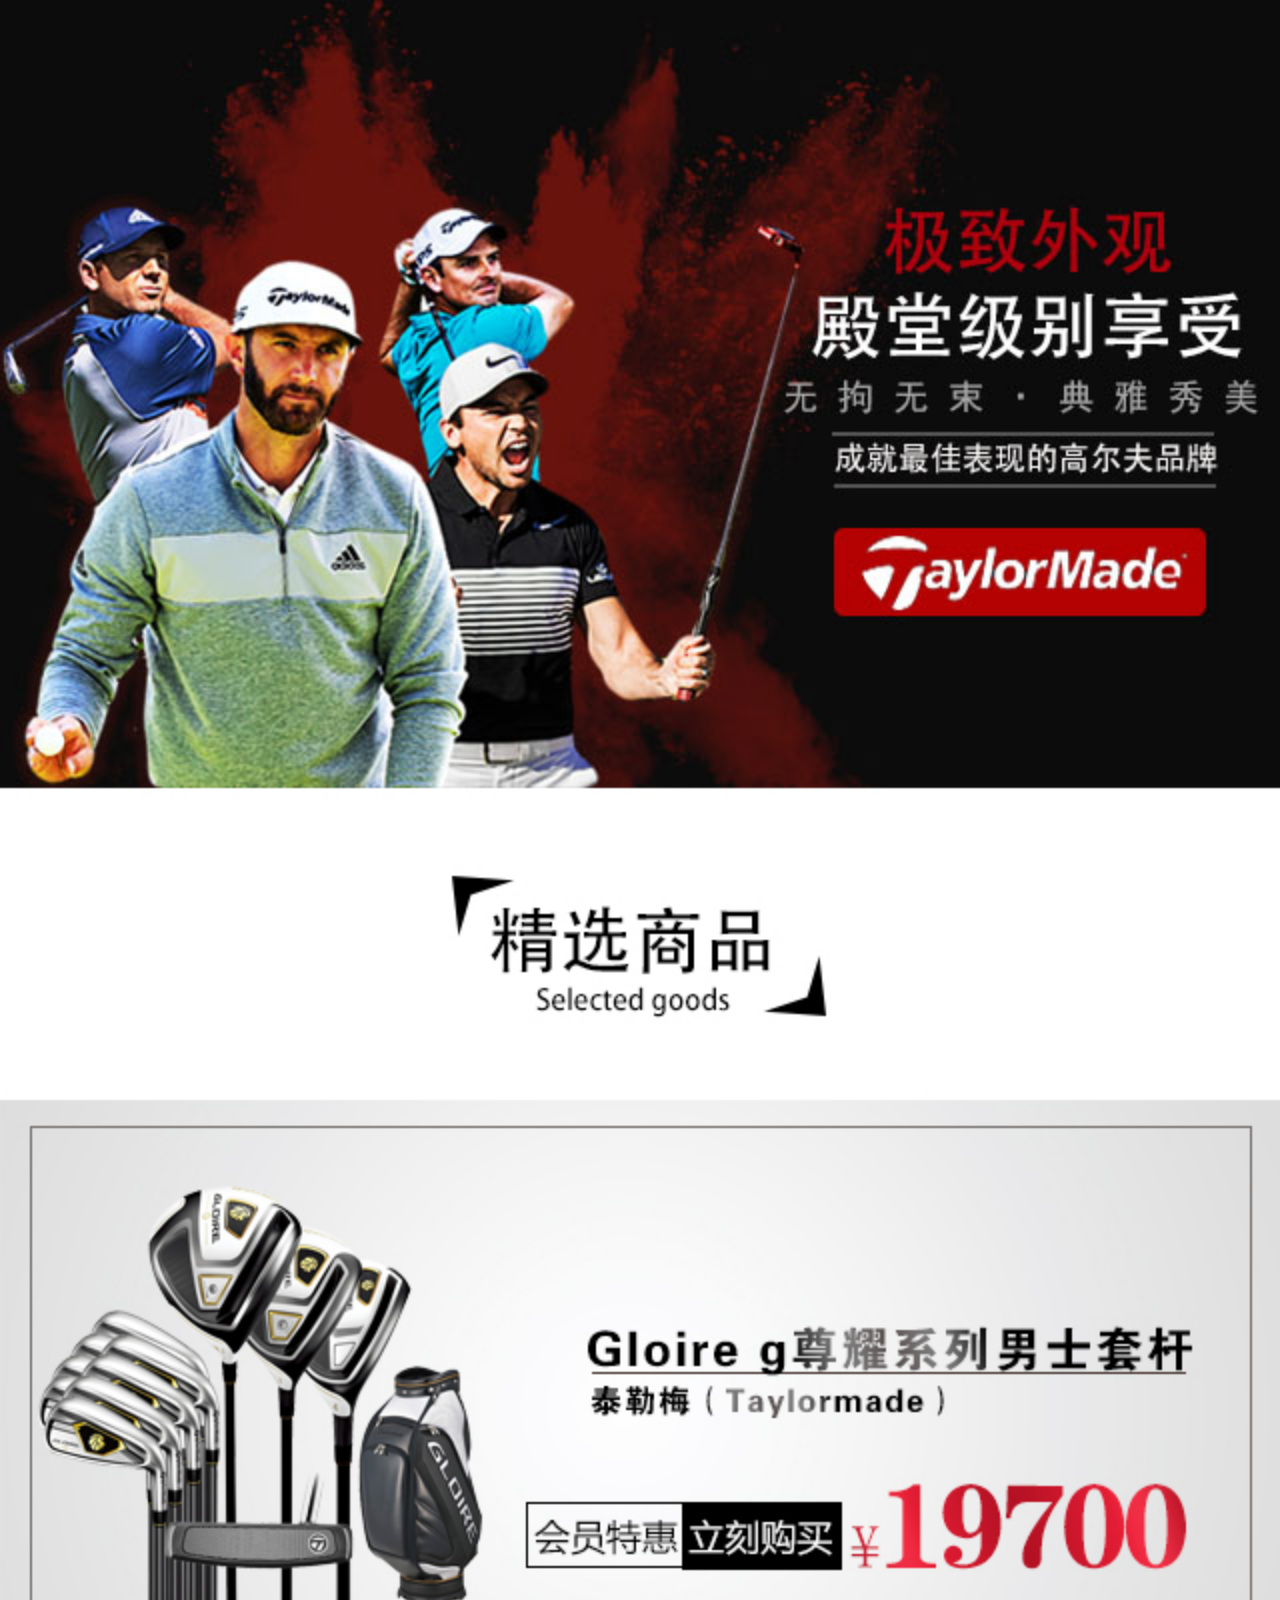
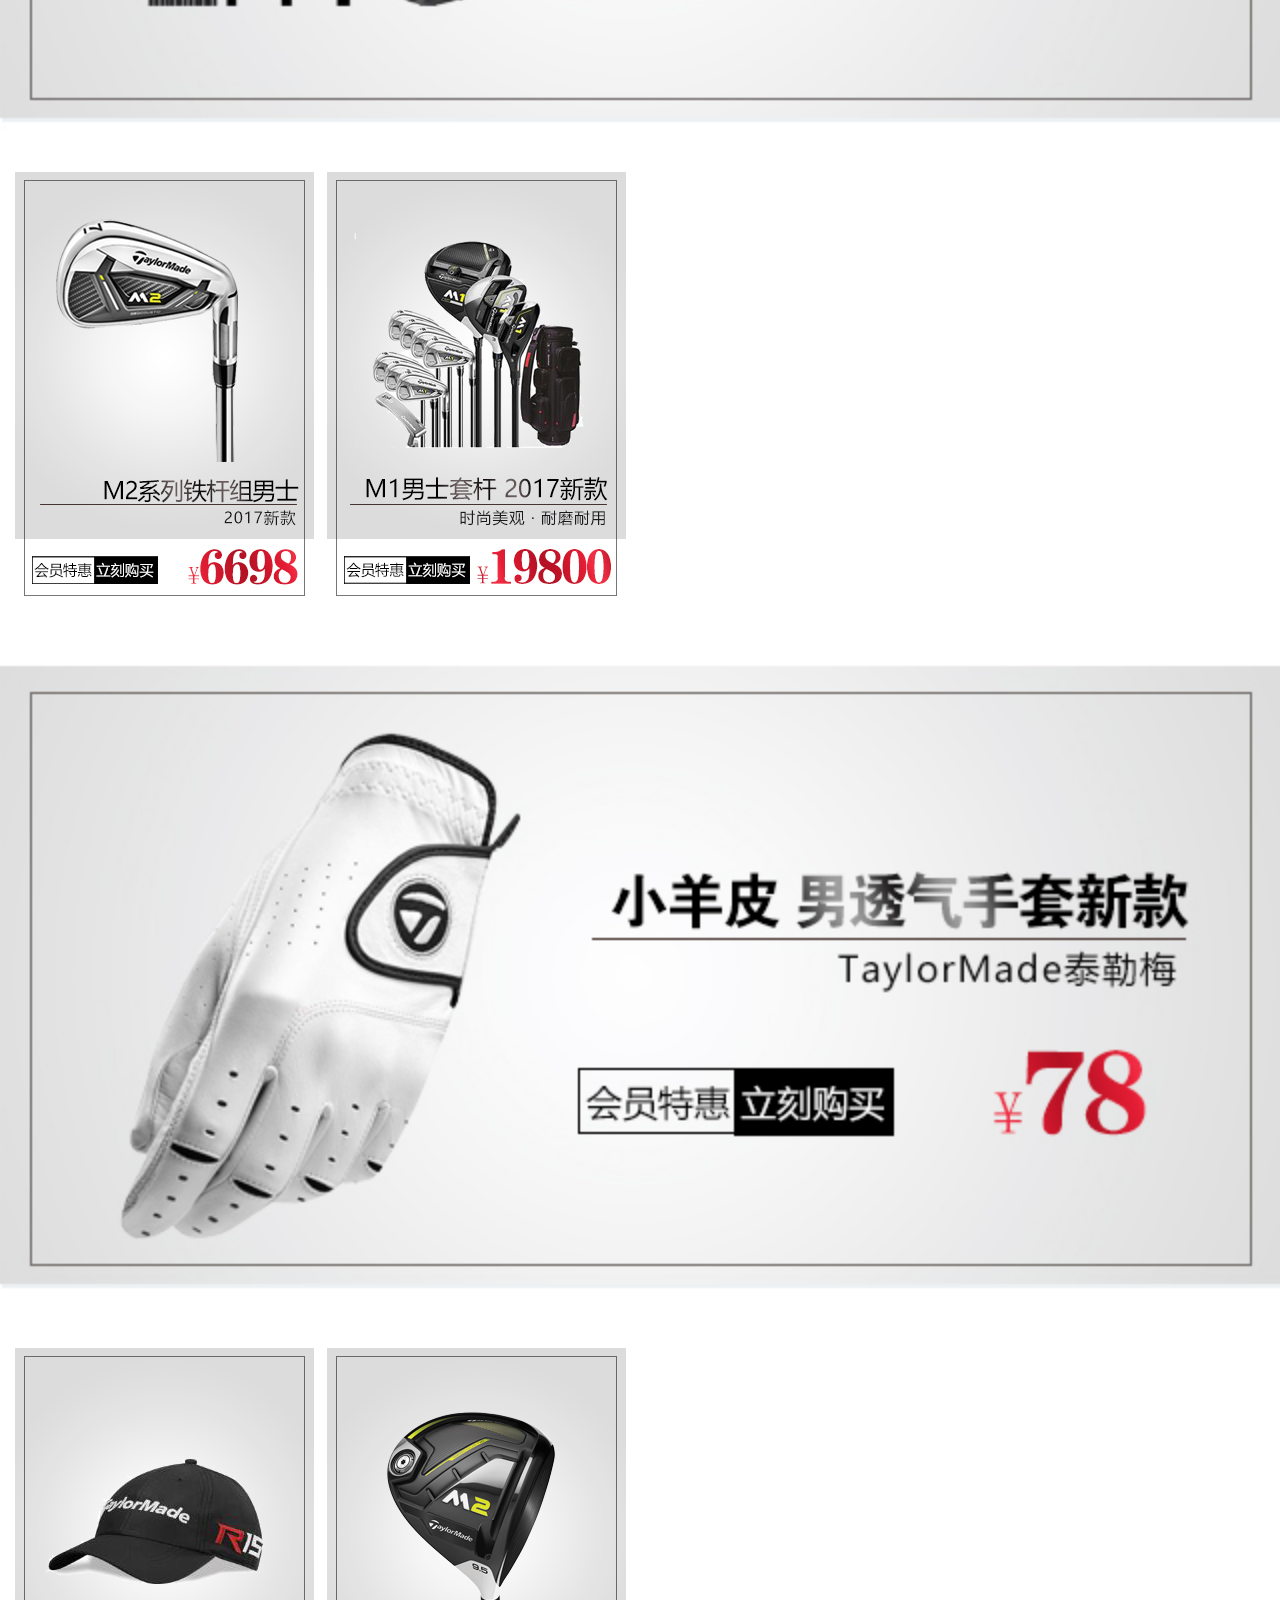
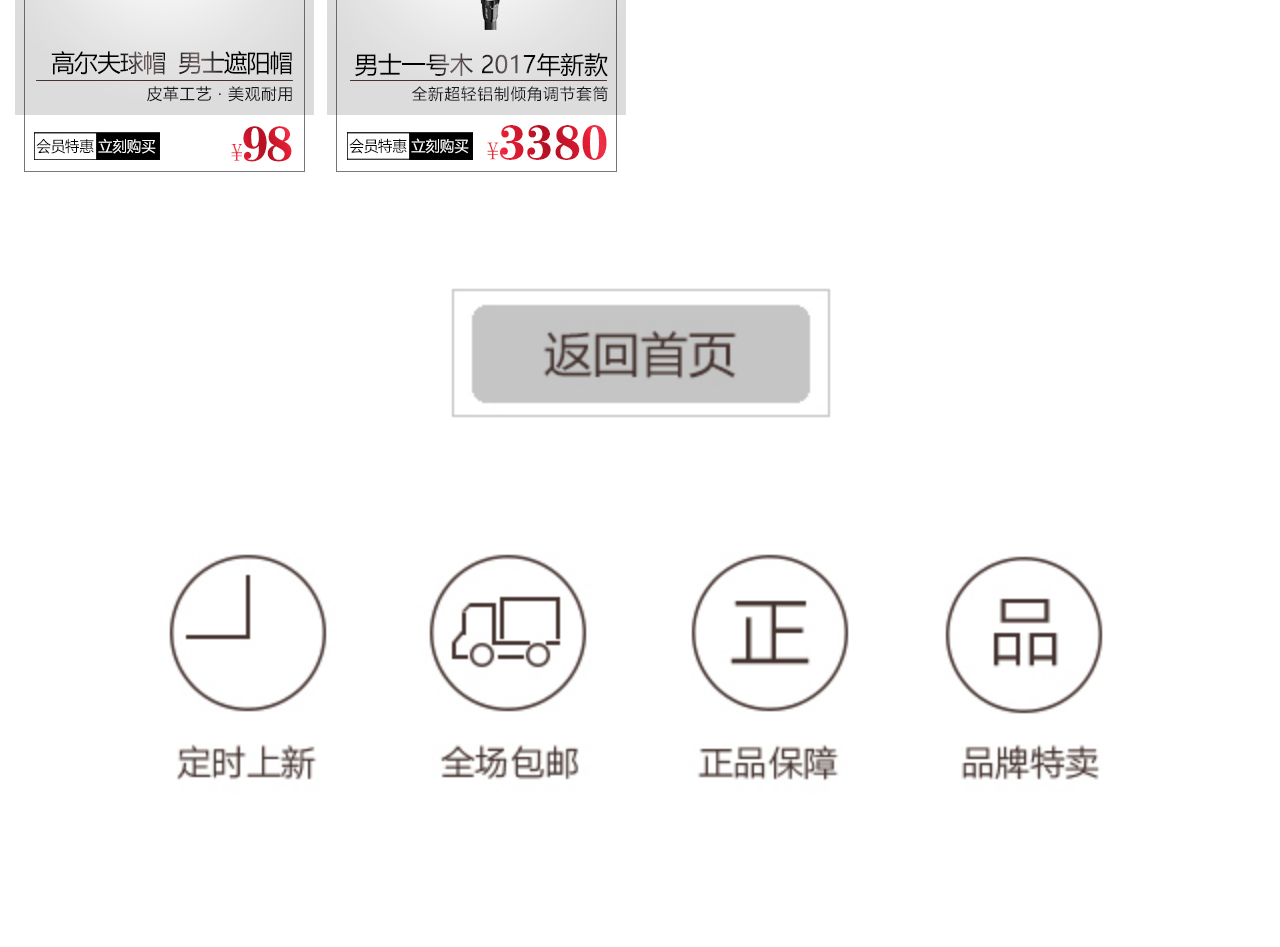
<file: TaylorMade.html>
<!DOCTYPE html>
<html lang="en">
<head>
    <meta charset="UTF-8">
    <meta name="viewport"
          content="width=device-width, user-scalable=no, initial-scale=1.0, maximum-scale=1.0, minimum-scale=1.0">
    <meta http-equiv="X-UA-Compatible" content="IE=edge">
    <script src="js/config.js"></script>
    <link rel="stylesheet" href="css/TaylorMade.css">
    <title>TaylorMade</title>
</head>
<body>
    <div class="head">
        <img src="images/TaylorMade_head.jpg" alt="">
    </div>

    <div class="content">
        <img src="images/TaylorMade_goods1.jpg"  onclick="test(456)" alt="">

    </div>
    <div class="goods-box">
        <img src="images/TaylorMade_goods2.jpg"  onclick="test(461)" alt="">
        <img src="images/TaylorMade_goods3.jpg"  onclick="test(455)" alt="">
    </div>
    <div class="content">
        <img src="images/TaylorMade_goods4.jpg"  onclick="test(377)" alt="">
    </div>
     <div class="goods-box goods-box2">
            <img src="images/TaylorMade_goods5.jpg"  onclick="test(397)" alt="">
            <img src="images/TaylorMade_goods6.jpg"  onclick="test(434)" alt="">
        </div>
    <div class="foot">
        <img src="images/TaylorMade_tohistory.jpg" onclick="window.history.go(-1)"  alt="">
        <img src="images/TaylorMade_foot.jpg" alt="">
    </div>
    <script>
        function test(goodsid)
        {
            try{
                pl.toDetail(goodsid);
                console.log(goodsid)
            }catch(e){
            }
            passValue(goodsid);

        }
    </script>
</body>
</html>
</file>
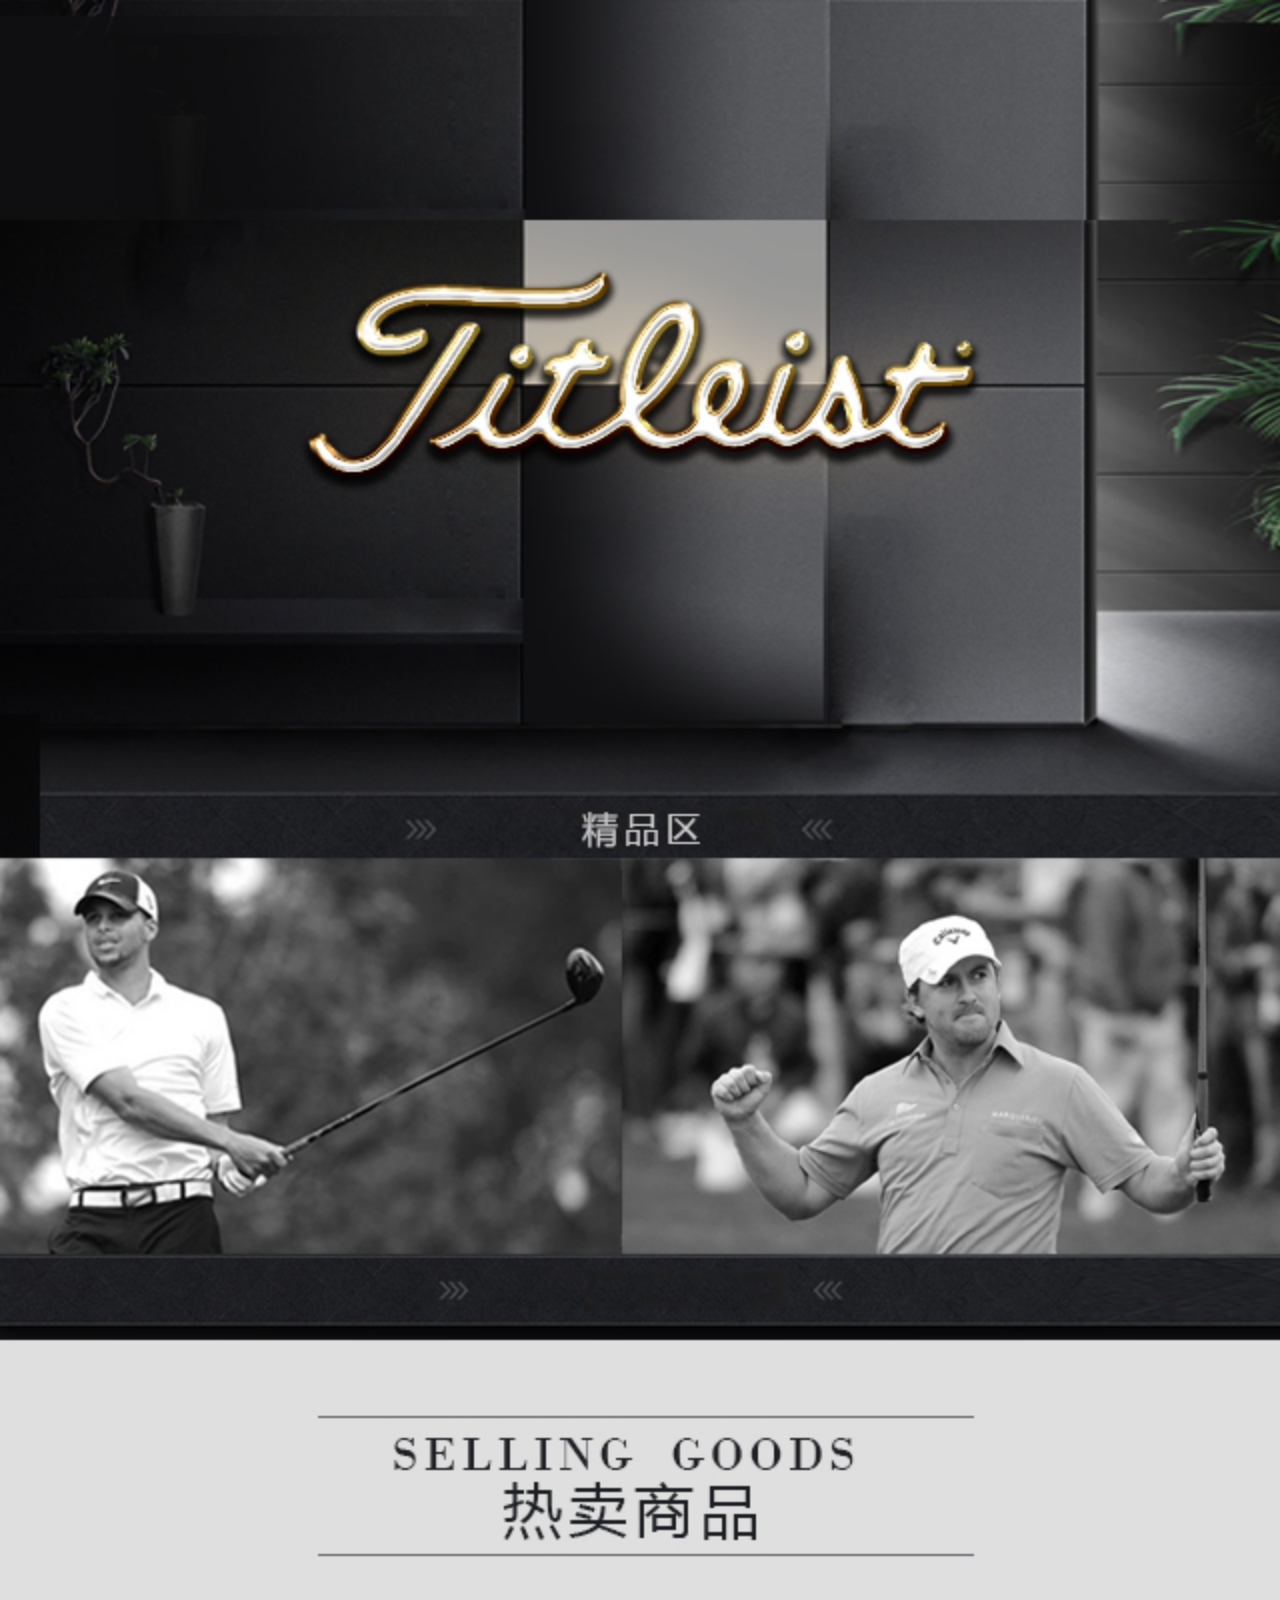
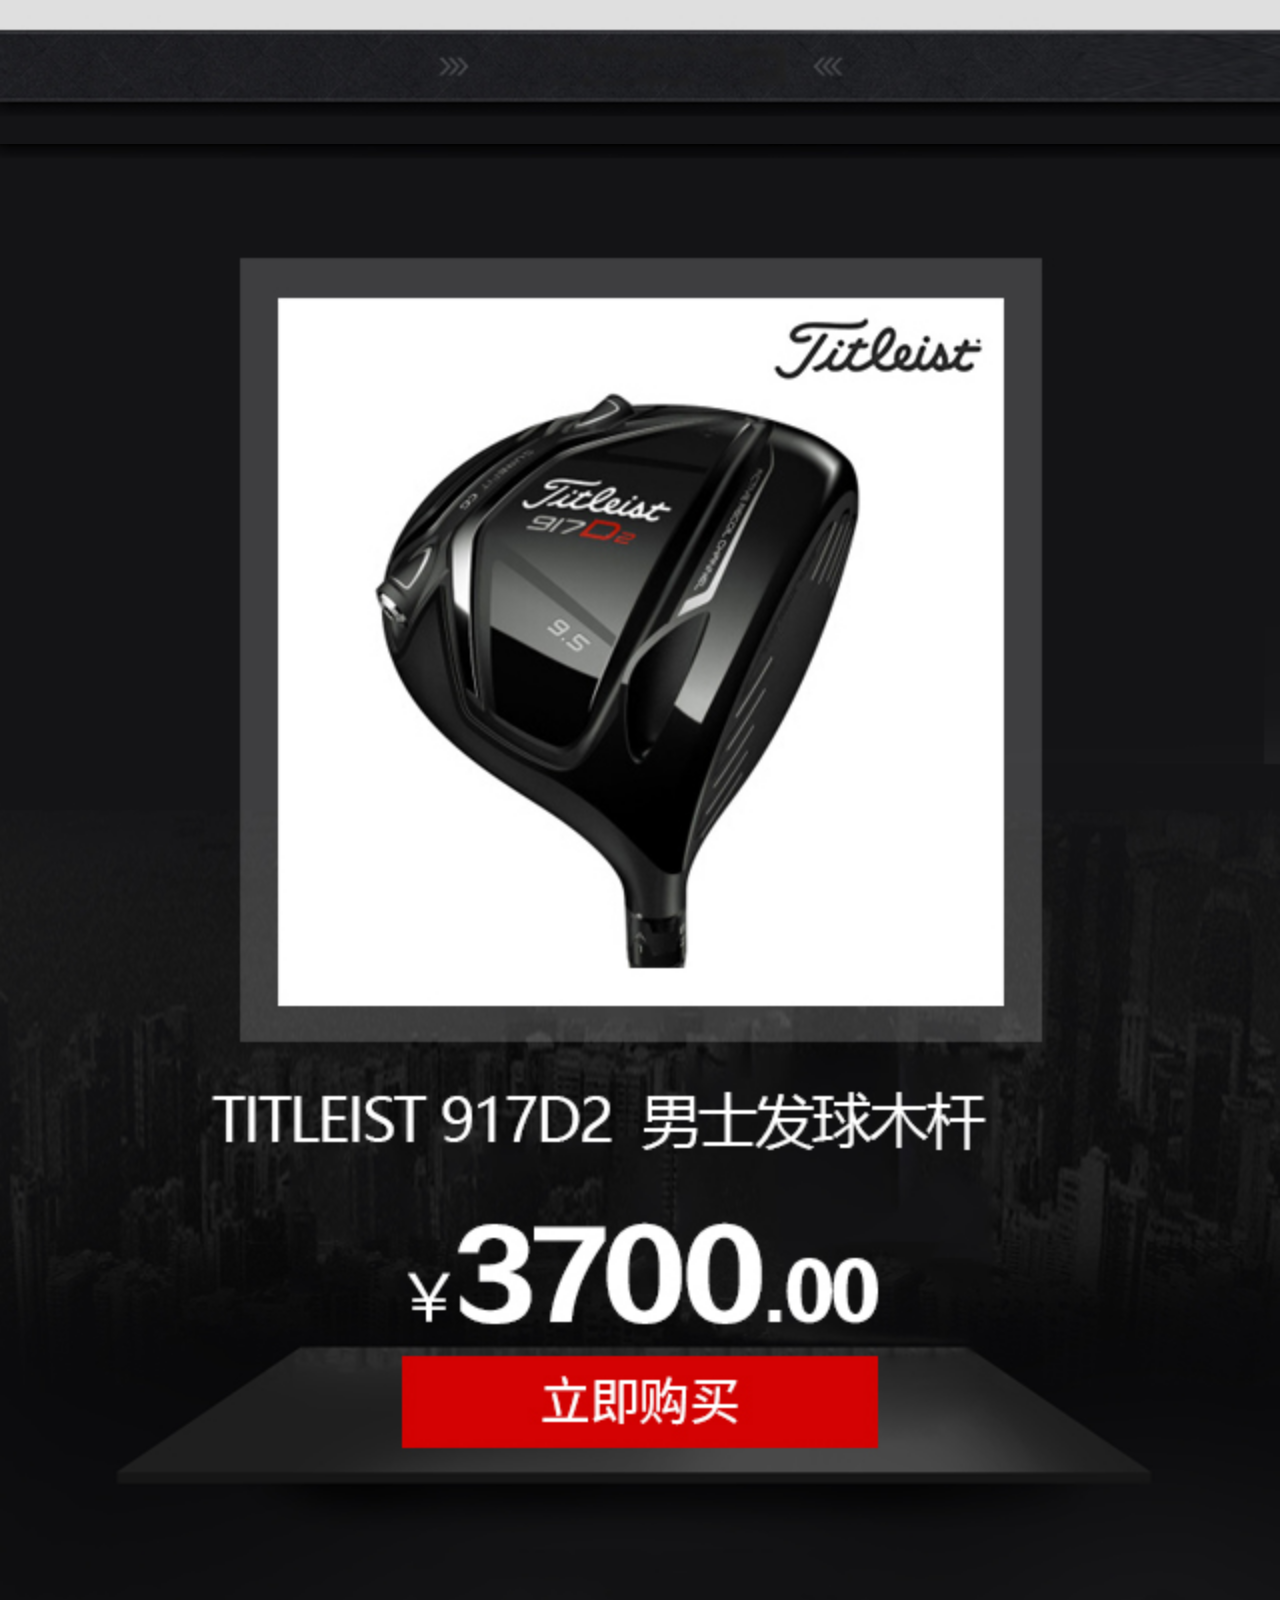
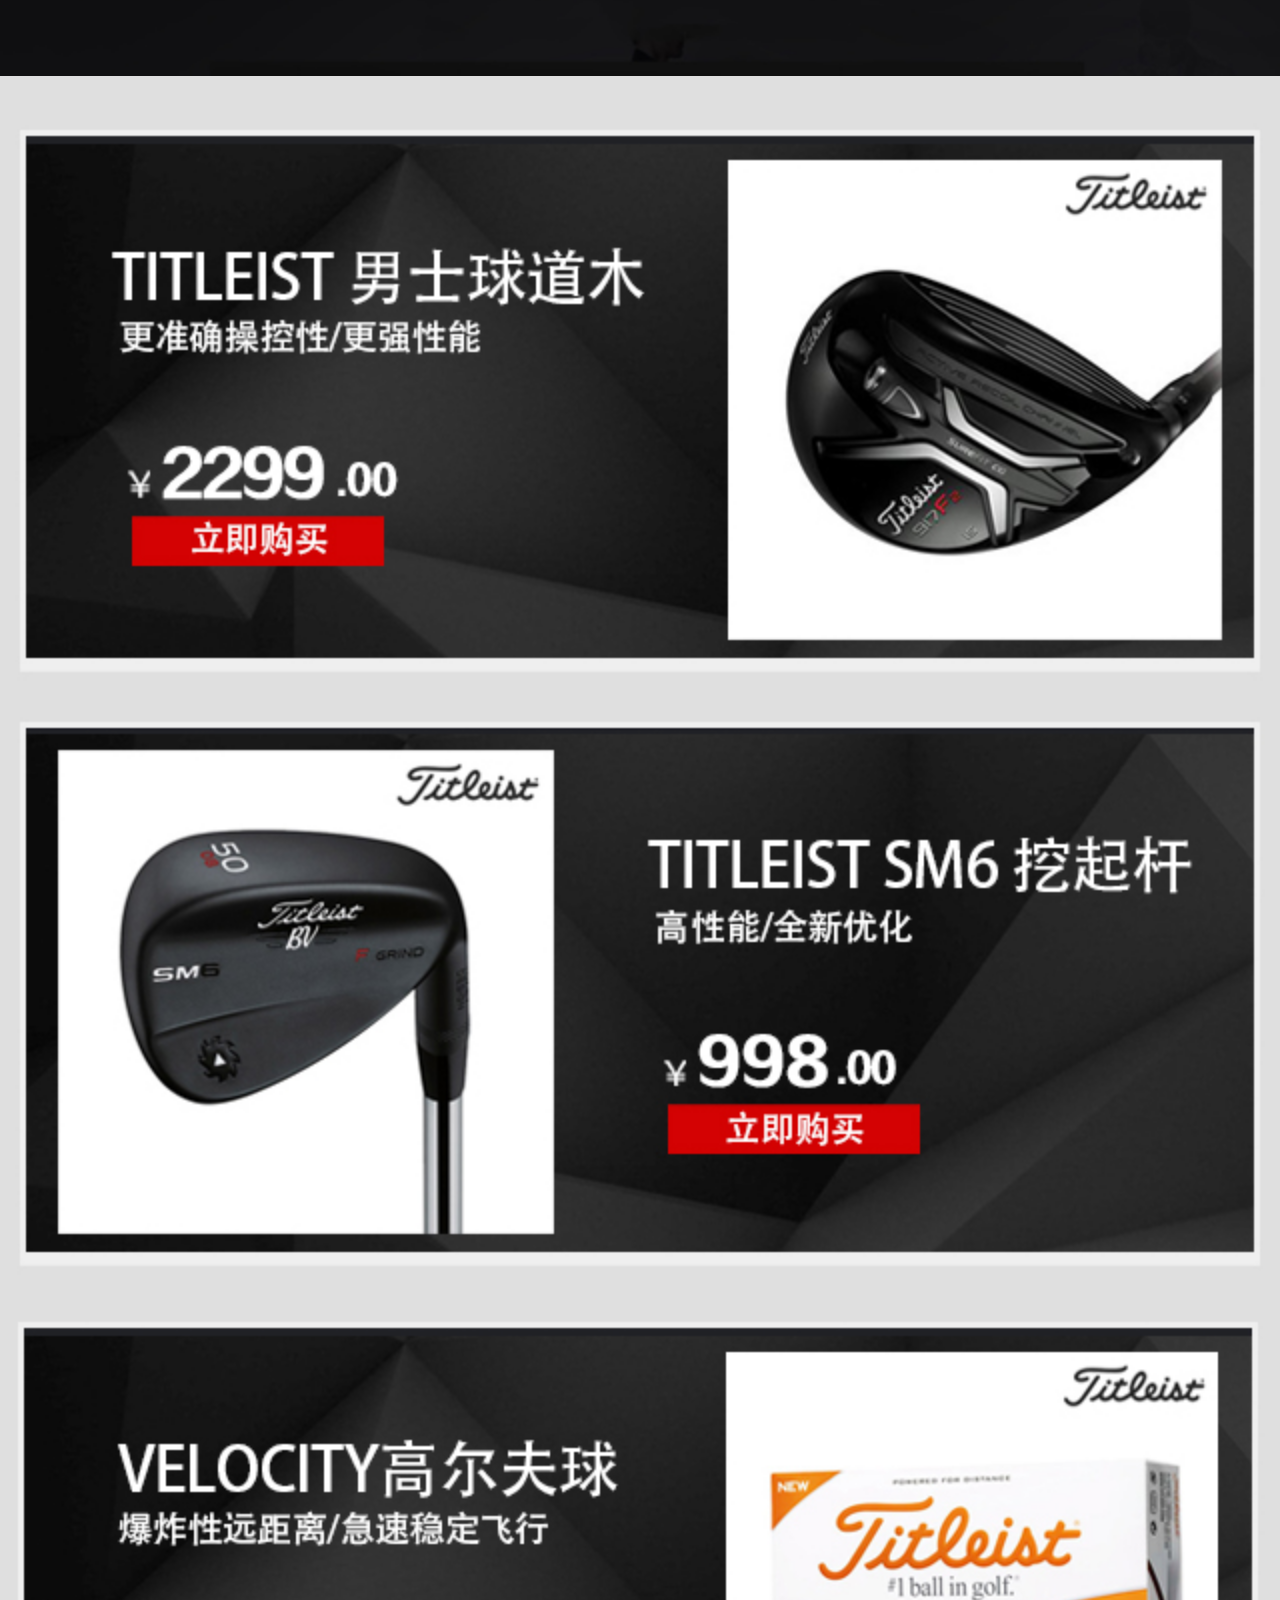
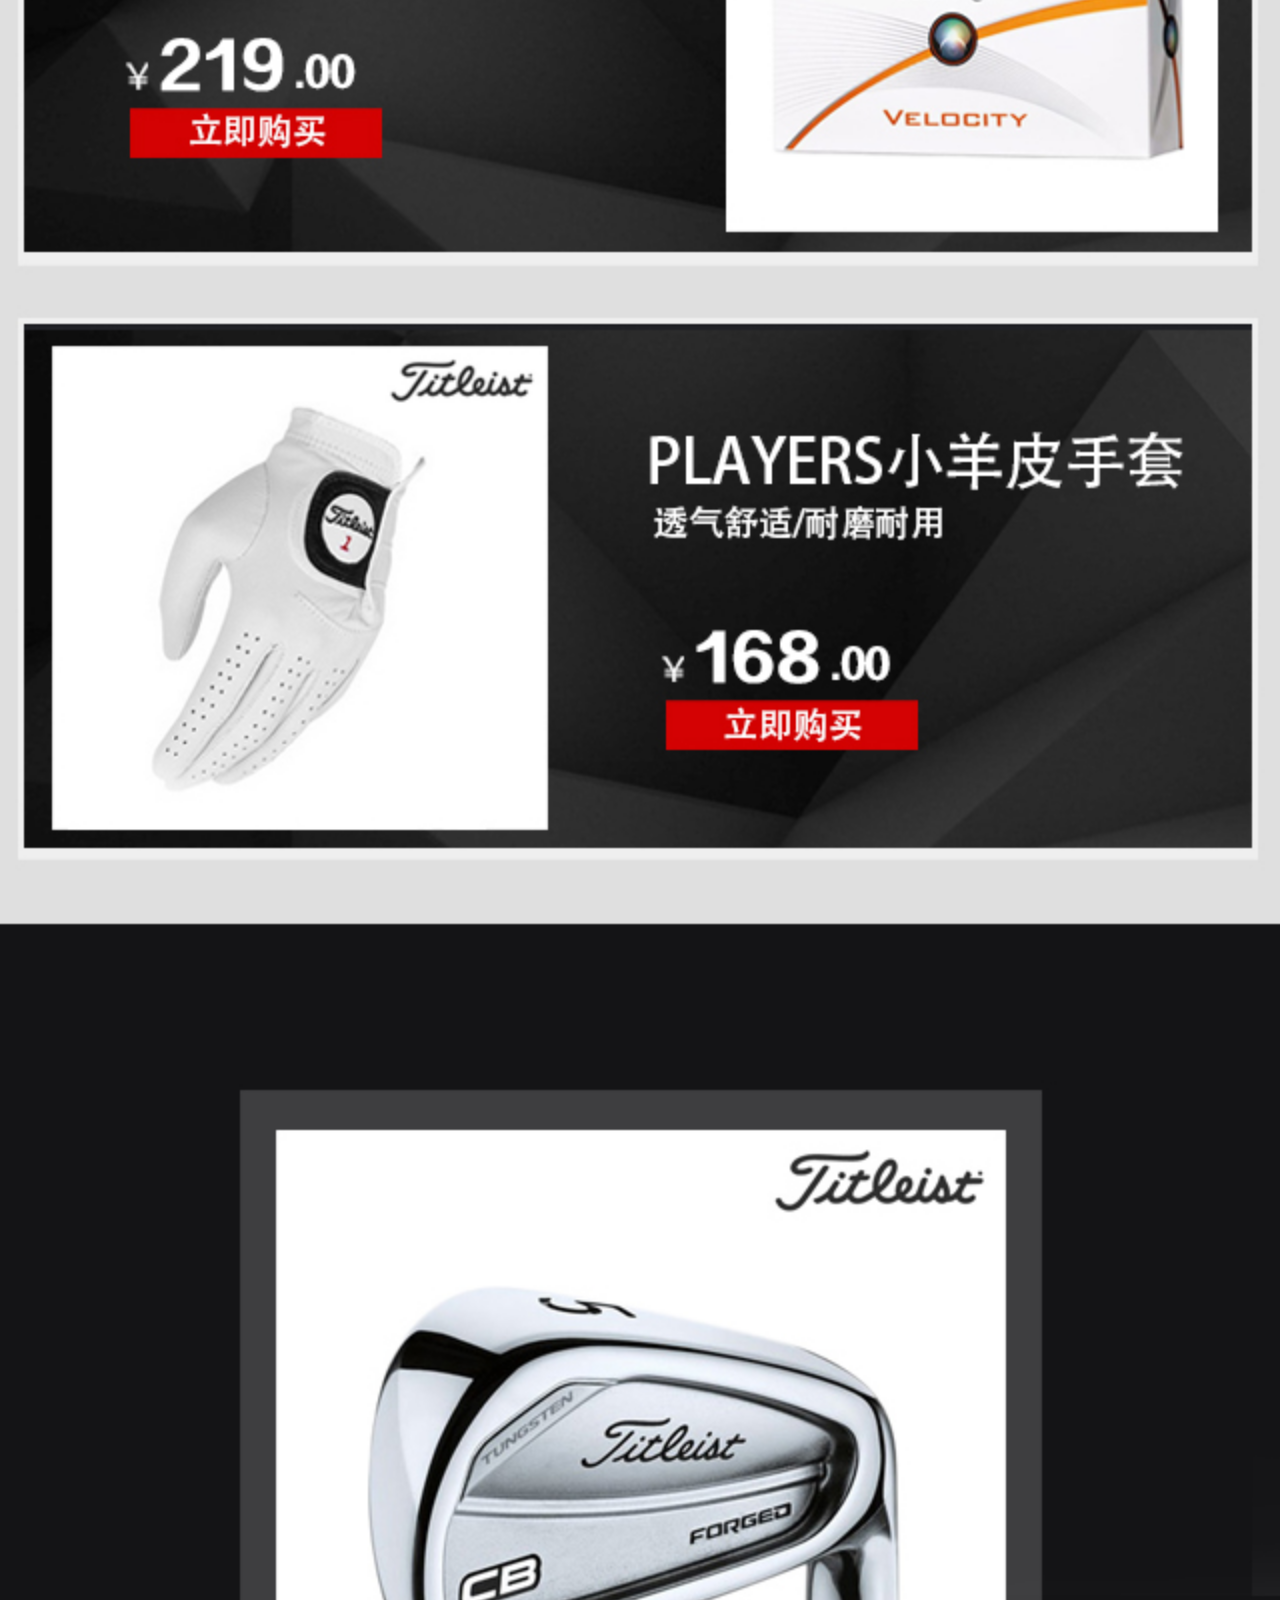
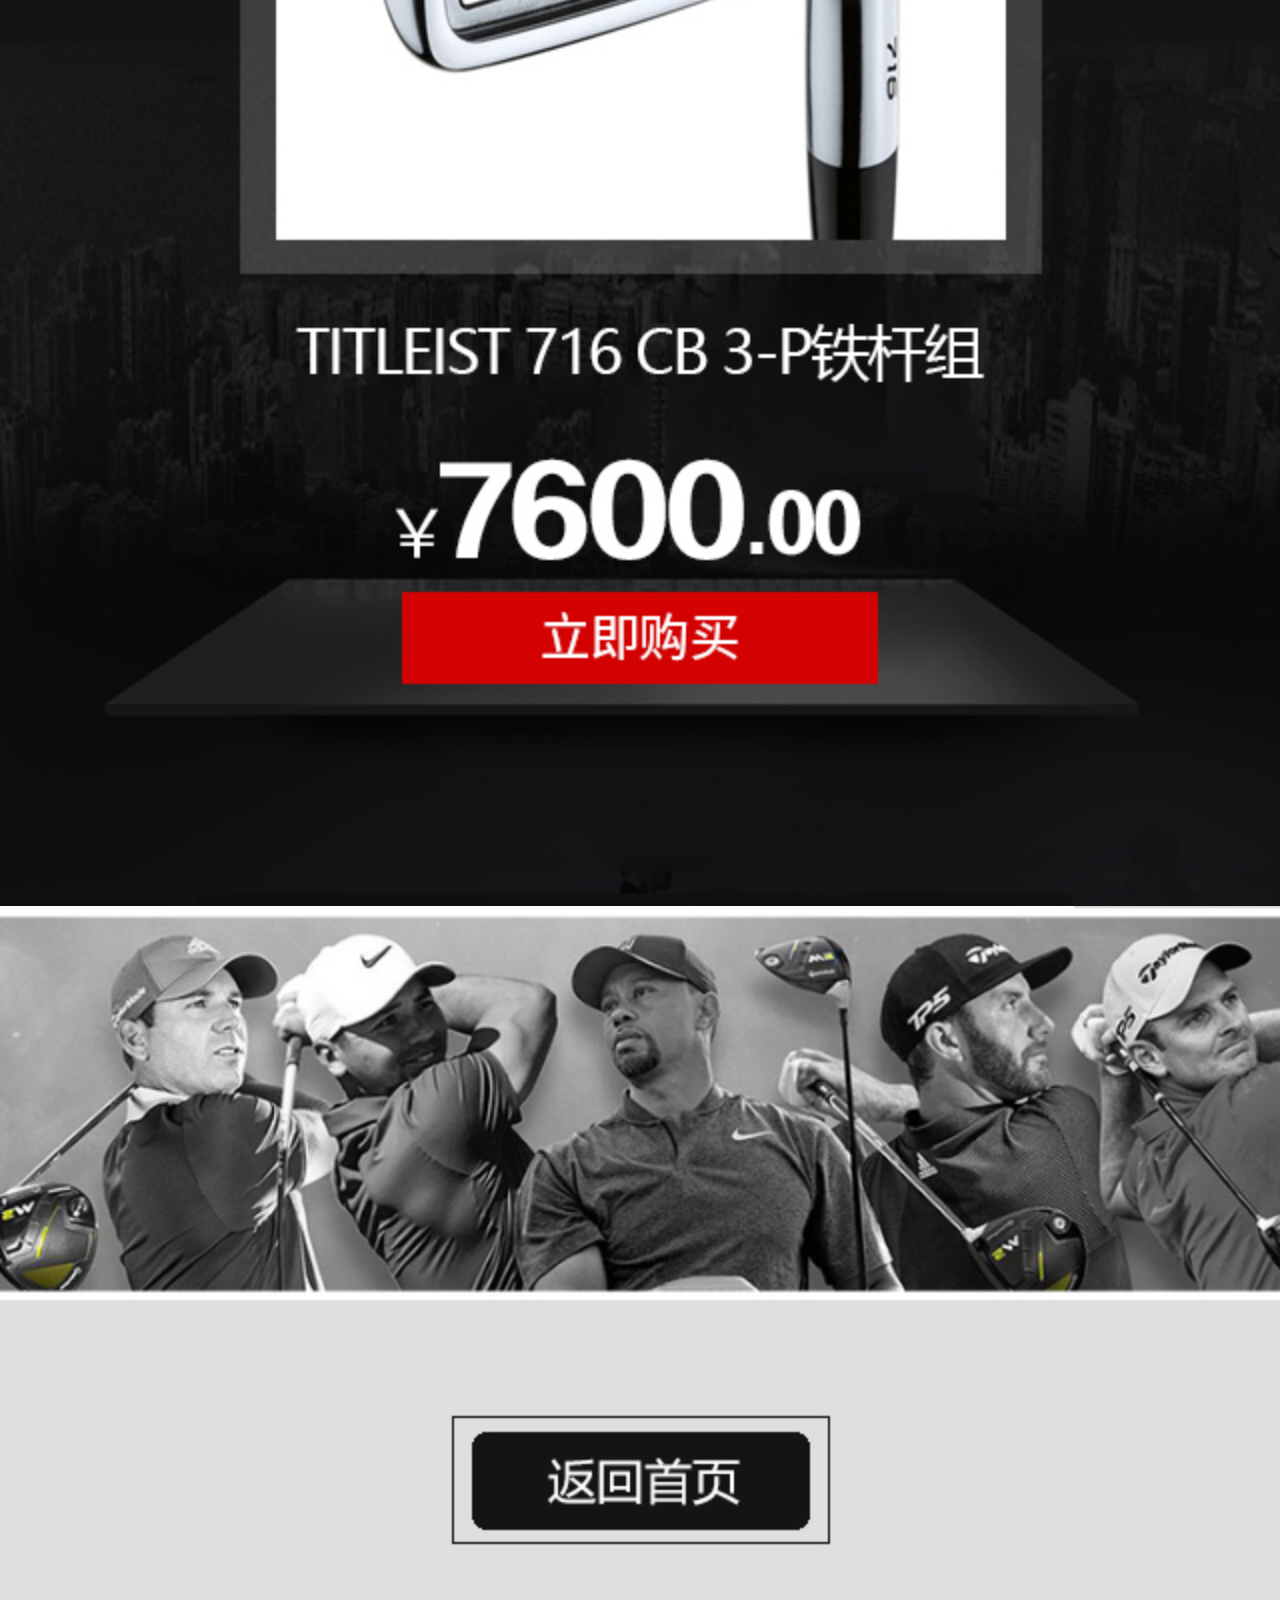
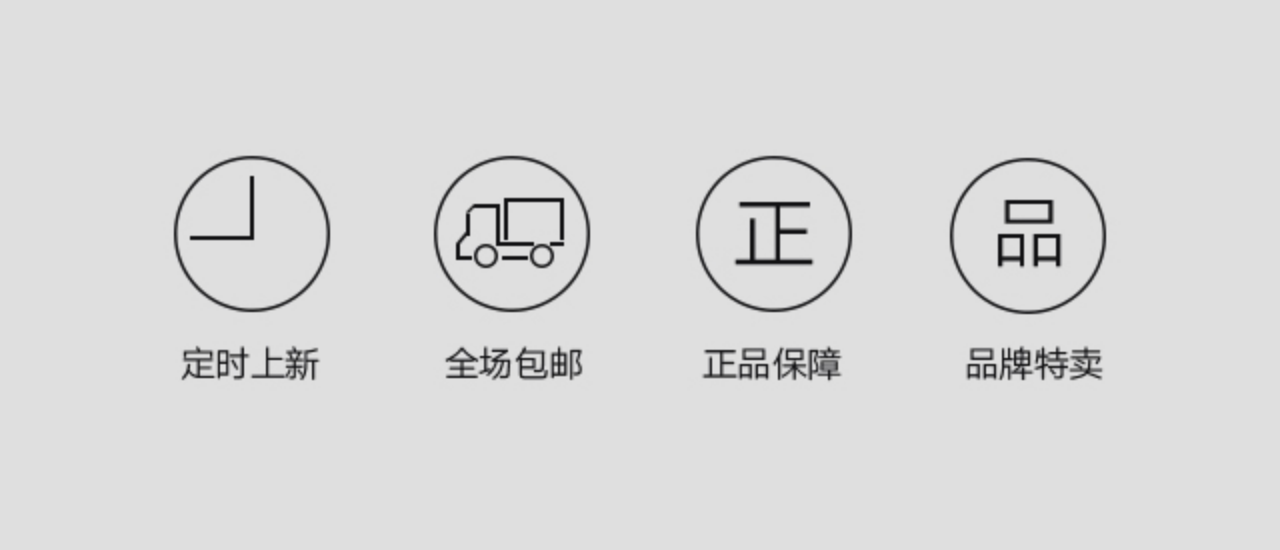
<file: Titleist.html>
<!DOCTYPE html>
<html lang="en">
<head>
    <meta charset="UTF-8">
    <meta name="viewport"
          content="width=device-width, user-scalable=no, initial-scale=1.0, maximum-scale=1.0, minimum-scale=1.0">
    <meta http-equiv="X-UA-Compatible" content="IE=edge">
    <script src="js/config.js"></script>
    <link rel="stylesheet" href="css/Titleist.css">
    <title>Titleist</title>
</head>
<body>
    <div class="head">
        <img src="images/Titleist_head.jpg" alt="">
    </div>

    <div class="content">
        <img src="images/Titleist_goods1.jpg"  onclick="test(111)" alt="">
        <img src="images/Titleist_goods2.jpg" onclick="test(137)" alt="">
        <img src="images/Titleist_goods3.jpg" onclick="test(134)" alt="">
        <img src="images/Titleist_goods4.jpg" onclick="test(133)" alt="">
        <img src="images/Titleist_goods5.jpg" onclick="test(131)" alt="">
        <img src="images/Titleist_goods6.jpg" onclick="test(119)" alt="">
        <img src="images/Titleist_icon1.jpg" alt="">
        <img src="images/Titleist_tohistory.jpg" onclick="window.history.go(-1)" alt="">
    </div>
    <div class="foot">
        <img src="images/Titleist_foot.jpg" alt="">
    </div>
    <script>
        function test(goodsid)
        {
            try{
                pl.toDetail(goodsid);
                console.log(goodsid)
            }catch(e){
            }
            passValue(goodsid);

        }
    </script>
</body>
</html>
</file>
<file: css/hainan.css>
* {
  margin: 0;
  padding: 0;
  font-size: 0;
}
body .head {
  width: 100%;
  font-size: 0;
}
body .head img {
  width: 100%;
}
body .typebox {
  margin: .6rem .5rem .5rem.5rem;
  font-size: 0;
  background: #74aac6;
  background-size: 100% 100%;
  padding: .1rem 0 .1rem .1rem;
  border-radius: .1rem;
}
body .typebox .typeitem {
  display: inline-block;
  width: 1.67rem;
  height: 1.65rem;
  box-sizing: border-box;
  padding: 0 .05rem;
  line-height: 2rem;
  background: rgba(255, 255, 255, 0.3);
  border-radius: .1rem;
}
body .typebox .typeitem:nth-child(1),
body .typebox .typeitem:nth-child(2),
body .typebox .typeitem:nth-child(4),
body .typebox .typeitem:nth-child(5),
body .typebox .typeitem:nth-child(7),
body .typebox .typeitem:nth-child(8) {
  margin-right: .1rem;
}
body .typebox .typeitem:nth-child(1),
body .typebox .typeitem:nth-child(2),
body .typebox .typeitem:nth-child(3),
body .typebox .typeitem:nth-child(4),
body .typebox .typeitem:nth-child(5),
body .typebox .typeitem:nth-child(6) {
  margin-bottom: .1rem;
}
body .typebox .typeitem:nth-child(5) {
  height: 2rem;
  line-height: 2.35rem;
  background: rgba(186, 203, 218, 0.6);
  margin: .2rem .1rem .2rem 0;
}
body .typebox .typeitem a {
  display: block;
  height: 100%;
  width: 100%;
}
body .typebox .typeitem a img {
  width: 100%;
}
body .content {
  width: 100%;
  font-size: 0;
}
body .content img {
  width: 100%;
}
body .foot {
  width: 100%;
  font-size: 0;
}
body .foot img {
  width: 100%;
}
</file>
<file: css/Bridgestone.css>
* {
  margin: 0;
  padding: 0;
  font-size: 0;
}
body .head {
  width: 100%;
  font-size: 0;
}
body .head img {
  width: 100%;
}
body .content {
  width: 100%;
  font-size: 0;
}
body .content img {
  width: 100%;
}
body .goods-box {
  padding: .2rem 0;
  background: white;
}
body .goods-box img {
  width: 3.2rem;
}
body .goods-box2 {
  padding-bottom: .5rem;
}
body .foot {
  width: 100%;
  font-size: 0;
}
body .foot img {
  width: 100%;
}
</file>
<file: css/Callaway.css>
* {
  margin: 0;
  padding: 0;
  font-size: 0;
}
body .head {
  width: 100%;
  font-size: 0;
}
body .head img {
  width: 100%;
}
body .content {
  width: 100%;
  font-size: 0;
}
body .content img {
  width: 100%;
}
body .goods-box {
  padding: .2rem 0;
  background: white;
}
body .goods-box img {
  width: 3.2rem;
}
body .goods-box2 {
  padding-bottom: .5rem;
}
body .foot {
  width: 100%;
  font-size: 0;
}
body .foot img {
  width: 100%;
}
</file>
<file: css/ECCO.css>
* {
  margin: 0;
  padding: 0;
  font-size: 0;
}
body .head {
  width: 100%;
  font-size: 0;
}
body .head img {
  width: 100%;
}
body .content {
  width: 100%;
  font-size: 0;
}
body .content img {
  width: 100%;
}
body .foot {
  width: 100%;
  font-size: 0;
}
body .foot img {
  width: 100%;
}
</file>
<file: css/Footjoy.css>
* {
  margin: 0;
  padding: 0;
  font-size: 0;
}
body .head {
  width: 100%;
  font-size: 0;
}
body .head img {
  width: 100%;
}
body .content {
  width: 100%;
  font-size: 0;
}
body .content img {
  width: 100%;
}
body .goods-box {
  padding: .2rem .35rem;
  background: black;
}
body .goods-box img {
  width: 2.7rem;
}
body .goods-box img:nth-child(1),
body .goods-box img:nth-child(2) {
  margin-bottom: .15rem;
}
body .goods-box img:nth-child(1),
body .goods-box img:nth-child(3) {
  margin-right: .15rem;
}
body .foot {
  width: 100%;
  font-size: 0;
}
body .foot img {
  width: 100%;
}
</file>
<file: css/Honma.css>
* {
  margin: 0;
  padding: 0;
  font-size: 0;
}
body .head {
  width: 100%;
  font-size: 0;
}
body .head img {
  width: 100%;
}
body .content {
  width: 100%;
  font-size: 0;
}
body .content img {
  width: 100%;
}
body .goods-box {
  padding: .2rem .2rem;
  background: white;
}
body .goods-box img {
  width: 2.9rem;
}
body .goods-box img:nth-child(1) {
  margin-right: .2rem;
}
body .goods-box2 {
  padding-bottom: .5rem;
}
body .foot {
  width: 100%;
  font-size: 0;
}
body .foot img {
  width: 100%;
}
</file>
<file: css/PING.css>
* {
  margin: 0;
  padding: 0;
  font-size: 0;
}
body .head {
  width: 100%;
  font-size: 0;
}
body .head img {
  width: 100%;
}
body .content {
  width: 100%;
  font-size: 0;
}
body .content img {
  width: 100%;
}
body .foot {
  width: 100%;
  font-size: 0;
}
body .foot img {
  width: 100%;
}
</file>
<file: css/TaylorMade.css>
* {
  margin: 0;
  padding: 0;
  font-size: 0;
}
body .head {
  width: 100%;
  font-size: 0;
}
body .head img {
  width: 100%;
}
body .content {
  width: 100%;
  font-size: 0;
}
body .content img {
  width: 100%;
}
body .goods-box {
  padding: .2rem 0;
  background: white;
}
body .goods-box img {
  width: 3.2rem;
}
body .goods-box2 {
  padding-bottom: .5rem;
}
body .foot {
  width: 100%;
  font-size: 0;
}
body .foot img {
  width: 100%;
}
</file>
<file: css/Titleist.css>
* {
  margin: 0;
  padding: 0;
  font-size: 0;
}
body .head {
  width: 100%;
  font-size: 0;
}
body .head img {
  width: 100%;
}
body .content {
  width: 100%;
  font-size: 0;
}
body .content img {
  width: 100%;
}
body .foot {
  width: 100%;
  font-size: 0;
}
body .foot img {
  width: 100%;
}
</file>
